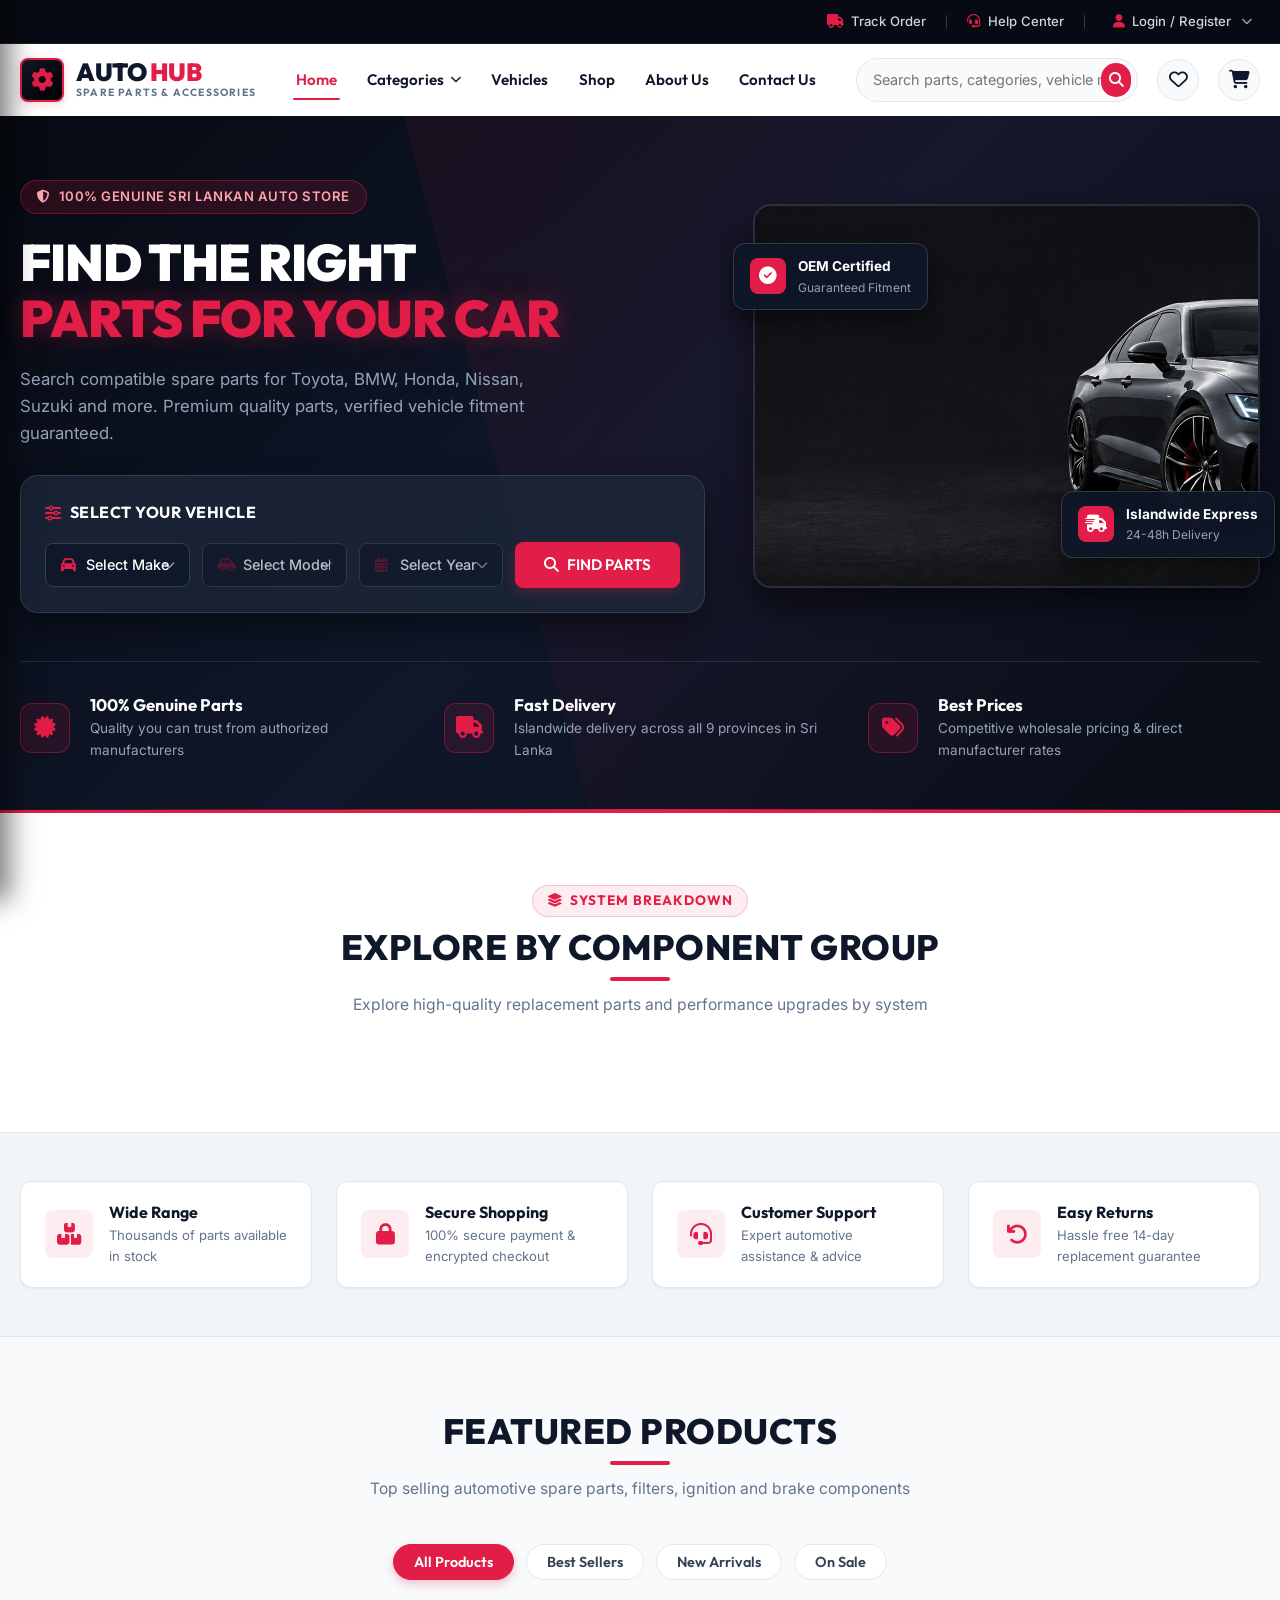
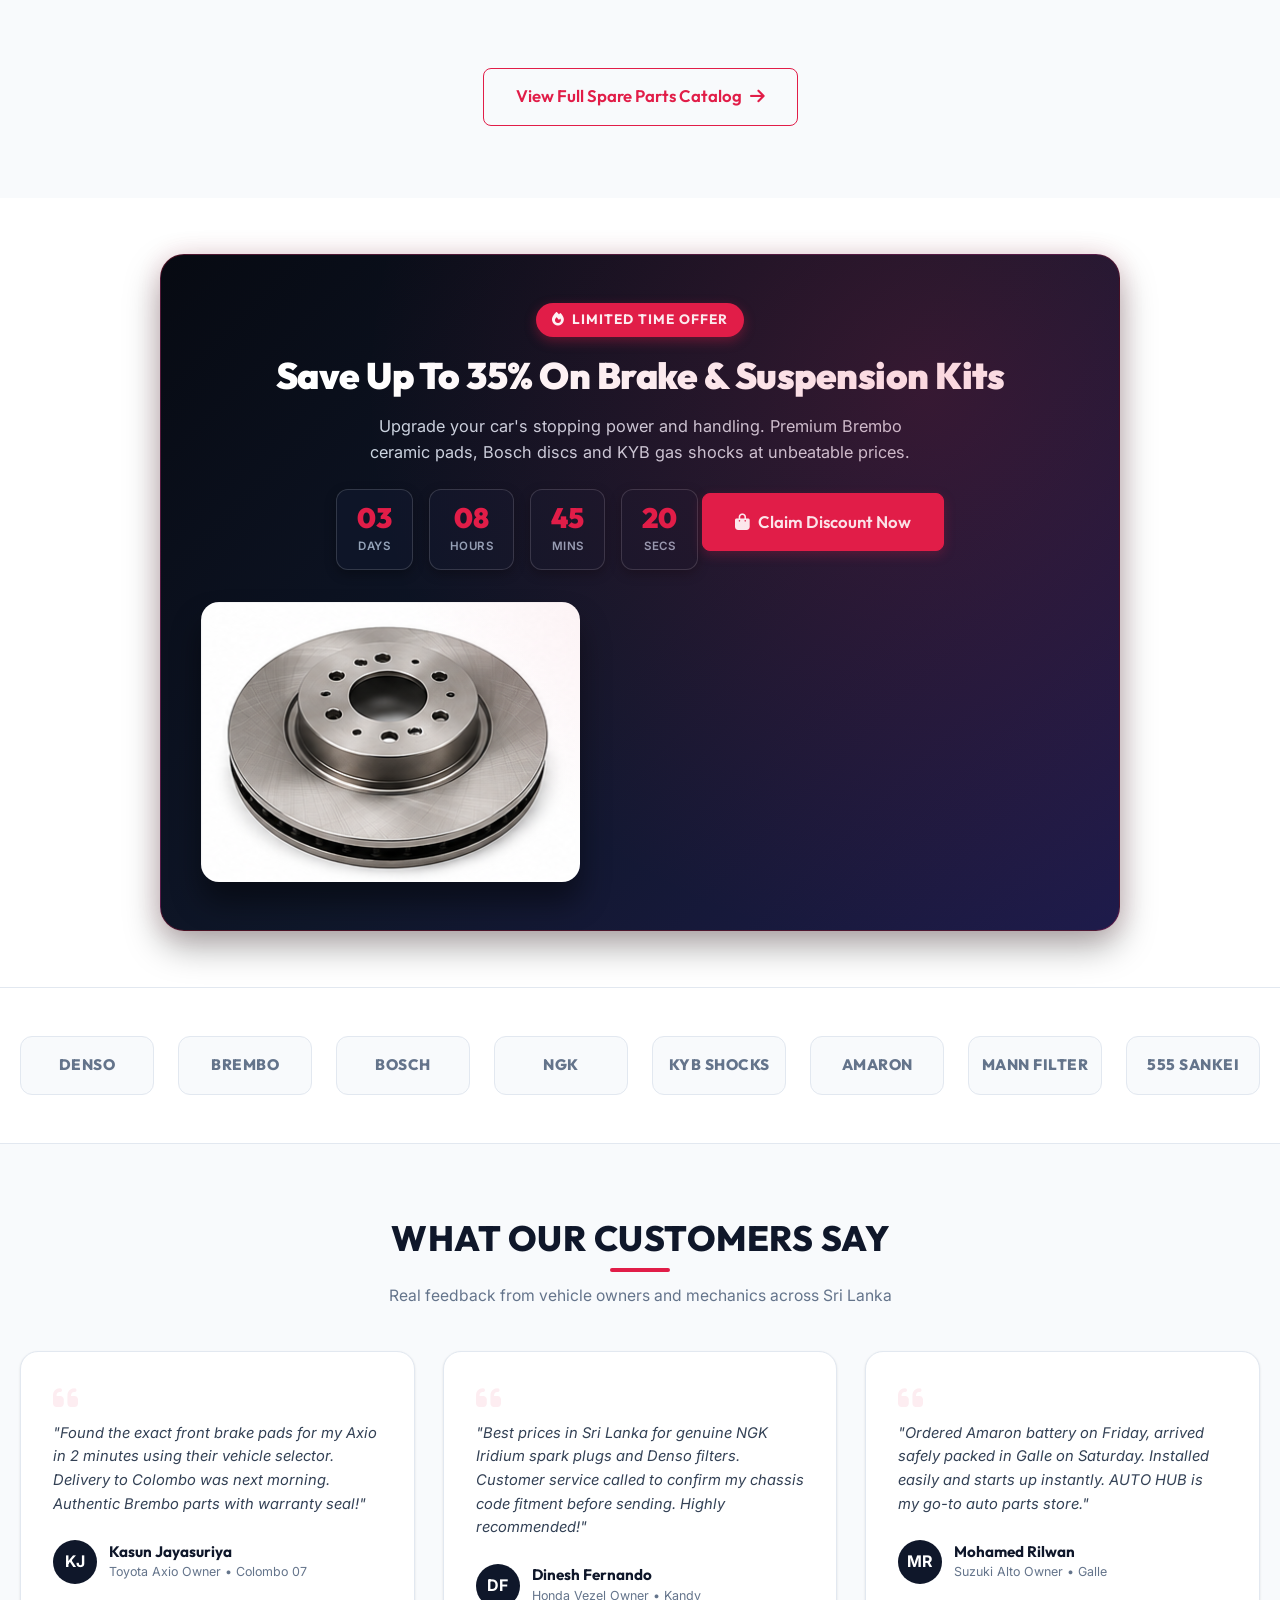
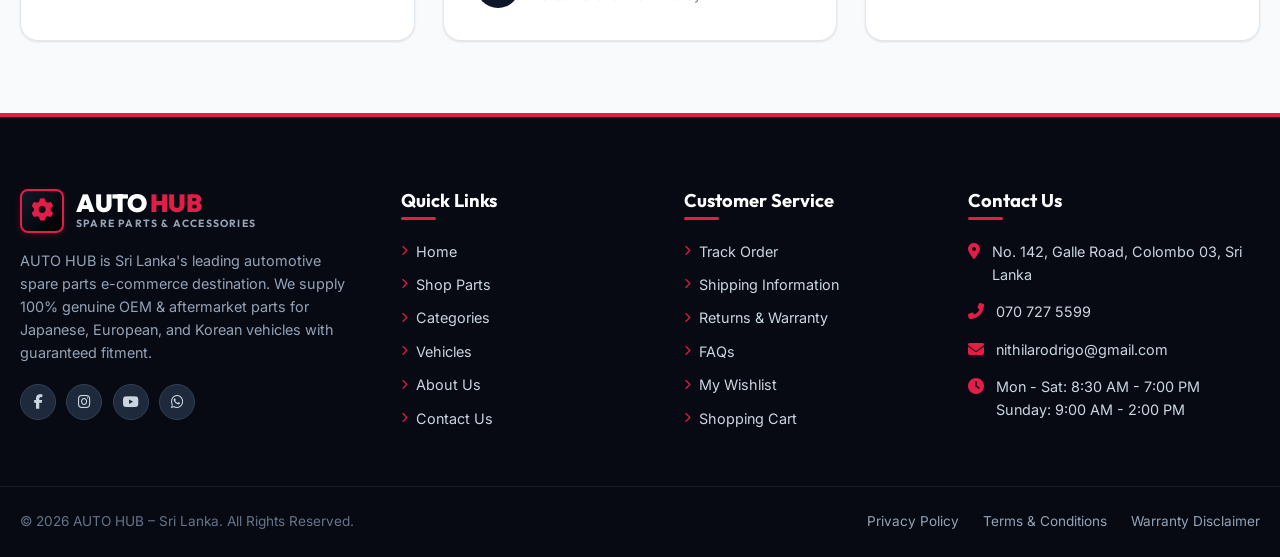
<file: index.html>
<!DOCTYPE html>
<html lang="en">

<head>
  <meta charset="UTF-8">
  <meta name="viewport" content="width=device-width, initial-scale=1.0">
  <title>AUTO HUB – Spare Parts & Accessories | Sri Lanka's #1 Auto Parts Store</title>
  <meta name="description"
    content="Shop 100% genuine automotive spare parts and accessories in Sri Lanka for Toyota, BMW, Honda, Nissan, Suzuki and more. Fast islandwide delivery, best prices and verified vehicle fitment.">

  <!-- Favicon -->
  <link rel="icon" type="image/x-icon" href="images/logo/logo.png">

  <!-- Google Fonts (Outfit & Inter) -->
  <link rel="preconnect" href="https://fonts.googleapis.com">
  <link rel="preconnect" href="https://fonts.gstatic.com" crossorigin>
  <link
    href="https://fonts.googleapis.com/css2?family=Inter:wght@300;400;500;600;700&family=Outfit:wght@400;500;600;700;800;900&display=swap"
    rel="stylesheet">

  <!-- Font Awesome Icons -->
  <link rel="stylesheet" href="https://cdnjs.cloudflare.com/ajax/libs/font-awesome/6.5.1/css/all.min.css">

  <!-- Custom Stylesheets -->
  <link rel="stylesheet" href="css/style.css">
  <link rel="stylesheet" href="css/responsive.css">
</head>

<body>

  <!-- =========================================================================
       1. Top Header Bar
       ========================================================================= -->
  <header class="top-header">
    <div class="container">
      <div class="top-header-right">
        <a href="track-order.html"><i class="fas fa-truck"></i> Track Order</a>
        <span class="top-header-divider"></span>
        <a href="contact.html"><i class="fas fa-headset"></i> Help Center</a>
        <span class="top-header-divider"></span>
        <div class="user-dropdown-wrapper">
          <a href="login.html" class="user-dropdown-toggle" id="guest-profile-toggle" role="button" aria-expanded="false" aria-haspopup="true">
            <i class="fas fa-user"></i> 
            <span class="user-name">Login / Register</span>
            <i class="fas fa-chevron-down dropdown-arrow"></i>
          </a>
          <div class="user-menu-dropdown" id="guest-profile-menu">
            <a href="login.html" class="user-dropdown-item"><i class="fas fa-sign-in-alt"></i> <span>Login</span></a>
            <a href="register.html" class="user-dropdown-item"><i class="fas fa-user-plus"></i> <span>Register</span></a>
          </div>
        </div>
      </div>
    </div>
  </header>

  <!-- =========================================================================
       2. Main Navigation Bar
       ========================================================================= -->
  <nav class="main-navbar">
    <div class="container">
      <div class="navbar-inner">

        <!-- Mobile Menu Toggle Button -->
        <button type="button" class="mobile-menu-btn" aria-label="Toggle navigation menu" aria-expanded="false">
          <i class="fas fa-bars"></i>
        </button>

        <!-- Brand Logo -->
        <a href="index.html" class="brand-logo">
          <div class="brand-icon">
            <i class="fas fa-cog fa-spin-hover"></i>
          </div>
          <div class="brand-text">
            <span class="brand-title">AUTO <span>HUB</span></span>
            <span class="brand-subtitle">SPARE PARTS &amp; ACCESSORIES</span>
          </div>
        </a>

        <!-- Desktop Navigation Links -->
        <ul class="nav-menu">
          <li class="nav-item">
            <a href="index.html" class="nav-link active">Home</a>
          </li>
          <li class="nav-item">
            <a href="shop.html" class="nav-link">
              Categories <i class="fas fa-chevron-down"></i>
            </a>
            <div class="dropdown-menu">
              <a href="category.html?id=body-parts" class="dropdown-item">
                <i class="fas fa-car-side"></i> Body Parts
              </a>
              <a href="category.html?id=brake-system" class="dropdown-item">
                <i class="fas fa-compact-disc"></i> Brake System
              </a>
              <a href="category.html?id=cooling-system" class="dropdown-item">
                <i class="fas fa-fan"></i> Cooling System
              </a>
              <a href="category.html?id=electrical" class="dropdown-item">
                <i class="fas fa-bolt"></i> Electrical
              </a>
              <a href="category.html?id=engine-parts" class="dropdown-item">
                <i class="fas fa-cogs"></i> Engine Parts
              </a>
              <a href="category.html?id=filters" class="dropdown-item">
                <i class="fas fa-filter"></i> Filters
              </a>
            </div>
          </li>
          <li class="nav-item">
            <a href="shop.html" class="nav-link">Vehicles</a>
          </li>
          <li class="nav-item">
            <a href="shop.html" class="nav-link">Shop</a>
          </li>
          <li class="nav-item">
            <a href="about.html" class="nav-link">About Us</a>
          </li>
          <li class="nav-item">
            <a href="contact.html" class="nav-link">Contact Us</a>
          </li>
        </ul>

        <!-- Right Side: Search, Wishlist, Cart -->
        <div class="navbar-actions">
          <div class="search-wrapper">
            <form class="search-form">
              <input type="text" class="search-input" placeholder="Search parts, categories, vehicle model..."
                autocomplete="off">
              <button type="submit" class="search-btn" aria-label="Search">
                <i class="fas fa-search"></i>
              </button>
            </form>
          </div>

          <a href="wishlist.html" class="nav-icon-link" title="My Wishlist" aria-label="Wishlist">
            <i class="far fa-heart"></i>
            <span class="badge-count wishlist-badge-count" style="display: none;">0</span>
          </a>

          <a href="cart.html" class="nav-icon-link" title="Shopping Cart" aria-label="Shopping Cart">
            <i class="fas fa-shopping-cart"></i>
            <span class="badge-count cart-badge-count" style="display: none;">0</span>
          </a>
        </div>

      </div>
    </div>
  </nav>

  <!-- =========================================================================
       3. Hero Section (Large Dark Automotive Banner + Vehicle Selector)
       ========================================================================= -->
  <section class="hero-section">
    <div class="container">
      <div class="hero-grid">

        <!-- Left Hero Content -->
        <div class="hero-content">
          <div class="hero-badge-pill">
            <i class="fas fa-shield-alt"></i> 100% Genuine Sri Lankan Auto Store
          </div>

          <h1 class="hero-title">
            FIND THE RIGHT <br>
            <span class="text-red">PARTS FOR YOUR CAR</span>
          </h1>

          <p class="hero-description">
            Search compatible spare parts for Toyota, BMW, Honda, Nissan, Suzuki and more. Premium quality parts,
            verified vehicle fitment guaranteed.
          </p>

          <!-- Vehicle Compatibility Selectors Box -->
          <div class="vehicle-selector-box">
            <div class="selector-header">
              <i class="fas fa-sliders-h"></i> Select Your Vehicle
            </div>

            <form class="selector-form">
              <div class="select-group">
                <i class="fas fa-car"></i>
                <select class="form-select-custom select-make" aria-label="Select Vehicle Make">
                  <option value="">Select Make</option>
                </select>
              </div>

              <div class="select-group">
                <i class="fas fa-car-side"></i>
                <select class="form-select-custom select-model" aria-label="Select Vehicle Model" disabled>
                  <option value="">Select Model</option>
                </select>
              </div>

              <div class="select-group">
                <i class="fas fa-calendar-alt"></i>
                <select class="form-select-custom select-year" aria-label="Select Vehicle Year" disabled>
                  <option value="">Select Year</option>
                </select>
              </div>

              <button type="button" class="btn btn-primary btn-find-parts">
                <i class="fas fa-search"></i> FIND PARTS
              </button>
            </form>
          </div>
        </div>

        <!-- Right Hero Visual -->
        <div class="hero-visual">
          <div class="hero-main-img-wrapper">
            <img src="images/hero/hero.jpg" alt="Automotive Performance Car" class="hero-main-img">
          </div>

          <!-- Floating Badges -->
          <div class="hero-float-badge hero-badge-1">
            <div class="float-badge-icon">
              <i class="fas fa-check-circle"></i>
            </div>
            <div class="float-badge-text">
              <span class="float-badge-title">OEM Certified</span>
              <span class="float-badge-sub">Guaranteed Fitment</span>
            </div>
          </div>

          <div class="hero-float-badge hero-badge-2">
            <div class="float-badge-icon">
              <i class="fas fa-shipping-fast"></i>
            </div>
            <div class="float-badge-text">
              <span class="float-badge-title">Islandwide Express</span>
              <span class="float-badge-sub">24-48h Delivery</span>
            </div>
          </div>
        </div>

      </div>

      <!-- Hero Benefits (3 Columns) -->
      <div class="hero-benefits">
        <div class="benefit-item">
          <div class="benefit-icon">
            <i class="fas fa-certificate"></i>
          </div>
          <div>
            <h3 class="benefit-title">100% Genuine Parts</h3>
            <p class="benefit-sub">Quality you can trust from authorized manufacturers</p>
          </div>
        </div>

        <div class="benefit-item">
          <div class="benefit-icon">
            <i class="fas fa-truck"></i>
          </div>
          <div>
            <h3 class="benefit-title">Fast Delivery</h3>
            <p class="benefit-sub">Islandwide delivery across all 9 provinces in Sri Lanka</p>
          </div>
        </div>

        <div class="benefit-item">
          <div class="benefit-icon">
            <i class="fas fa-tags"></i>
          </div>
          <div>
            <h3 class="benefit-title">Best Prices</h3>
            <p class="benefit-sub">Competitive wholesale pricing &amp; direct manufacturer rates</p>
          </div>
        </div>
      </div>

    </div>
  </section>

  <!-- =========================================================================
       4. Shop by Category Section (6 Category Cards)
       ========================================================================= -->
  <section class="categories-section">
    <div class="container">
      <div class="section-title-wrap">
        <div class="section-pill-tag">
          <i class="fas fa-layer-group"></i> SYSTEM BREAKDOWN
        </div>
        <h2 class="section-title">EXPLORE BY COMPONENT GROUP</h2>
        <p class="section-subtitle">Explore high-quality replacement parts and performance upgrades by system</p>
      </div>

      <div class="category-grid" id="categories-grid">
        <!-- Rendered dynamically by js/script.js -->
      </div>
    </div>
  </section>

  <!-- =========================================================================
       5. Service Features Section (4 Columns)
       ========================================================================= -->
  <section class="service-features-section">
    <div class="container">
      <div class="features-grid">

        <div class="feature-box">
          <div class="feature-icon">
            <i class="fas fa-boxes"></i>
          </div>
          <div>
            <h3 class="feature-title">Wide Range</h3>
            <p class="feature-desc">Thousands of parts available in stock</p>
          </div>
        </div>

        <div class="feature-box">
          <div class="feature-icon">
            <i class="fas fa-lock"></i>
          </div>
          <div>
            <h3 class="feature-title">Secure Shopping</h3>
            <p class="feature-desc">100% secure payment &amp; encrypted checkout</p>
          </div>
        </div>

        <div class="feature-box">
          <div class="feature-icon">
            <i class="fas fa-headset"></i>
          </div>
          <div>
            <h3 class="feature-title">Customer Support</h3>
            <p class="feature-desc">Expert automotive assistance &amp; advice</p>
          </div>
        </div>

        <div class="feature-box">
          <div class="feature-icon">
            <i class="fas fa-undo"></i>
          </div>
          <div>
            <h3 class="feature-title">Easy Returns</h3>
            <p class="feature-desc">Hassle free 14-day replacement guarantee</p>
          </div>
        </div>

      </div>
    </div>
  </section>

  <!-- =========================================================================
       6. Featured Products Section
       ========================================================================= -->
  <section class="products-section">
    <div class="container">
      <div class="section-title-wrap">
        <h2 class="section-title">FEATURED PRODUCTS</h2>
        <p class="section-subtitle">Top selling automotive spare parts, filters, ignition and brake components</p>
      </div>

      <!-- Filter Tabs -->
      <div class="product-tabs">
        <button class="tab-btn active" data-tab="all">All Products</button>
        <button class="tab-btn" data-tab="bestseller">Best Sellers</button>
        <button class="tab-btn" data-tab="new">New Arrivals</button>
        <button class="tab-btn" data-tab="sale">On Sale</button>
      </div>

      <!-- Products Grid -->
      <div class="products-grid" id="featured-products-grid">
        <!-- Rendered dynamically by js/script.js -->
      </div>

      <div style="text-align: center; margin-top: 3rem;">
        <a href="shop.html" class="btn btn-outline-red btn-lg">
          View Full Spare Parts Catalog <i class="fas fa-arrow-right"></i>
        </a>
      </div>
    </div>
  </section>

  <!-- =========================================================================
       7. Deals of the Week Promotional Banner
       ========================================================================= -->
  <section class="promo-section">
    <div class="container">
      <div class="promo-banner">
        <div>
          <div class="promo-tag"><i class="fas fa-fire"></i> Limited Time Offer</div>
          <h2 class="promo-title">Save Up To 35% On Brake &amp; Suspension Kits</h2>
          <p class="promo-desc">
            Upgrade your car's stopping power and handling. Premium Brembo ceramic pads, Bosch discs and KYB gas shocks
            at unbeatable prices.
          </p>

          <div class="countdown-box">
            <div class="countdown-item">
              <div class="countdown-num" id="countdown-days">03</div>
              <div class="countdown-label">Days</div>
            </div>
            <div class="countdown-item">
              <div class="countdown-num" id="countdown-hours">08</div>
              <div class="countdown-label">Hours</div>
            </div>
            <div class="countdown-item">
              <div class="countdown-num" id="countdown-mins">45</div>
              <div class="countdown-label">Mins</div>
            </div>
            <div class="countdown-item">
              <div class="countdown-num" id="countdown-secs">20</div>
              <div class="countdown-label">Secs</div>
            </div>
          </div>

          <a href="shop.html?sale=true" class="btn btn-primary btn-lg">
            <i class="fas fa-shopping-bag"></i> Claim Discount Now
          </a>
        </div>

        <div class="promo-img-wrapper">
          <img src="images/products/brake_disc.jpg" alt="Automotive Performance Brake Disc" class="promo-img">
        </div>
      </div>
    </div>
  </section>

  <!-- =========================================================================
       8. Brand Logos Strip
       ========================================================================= -->
  <section class="brands-section">
    <div class="container">
      <div class="brands-grid">
        <div class="brand-badge-item">DENSO</div>
        <div class="brand-badge-item">BREMBO</div>
        <div class="brand-badge-item">BOSCH</div>
        <div class="brand-badge-item">NGK</div>
        <div class="brand-badge-item">KYB SHOCKS</div>
        <div class="brand-badge-item">AMARON</div>
        <div class="brand-badge-item">MANN FILTER</div>
        <div class="brand-badge-item">555 SANKEI</div>
      </div>
    </div>
  </section>

  <!-- =========================================================================
       9. Customer Testimonials Section
       ========================================================================= -->
  <section class="testimonials-section">
    <div class="container">
      <div class="section-title-wrap">
        <h2 class="section-title">WHAT OUR CUSTOMERS SAY</h2>
        <p class="section-subtitle">Real feedback from vehicle owners and mechanics across Sri Lanka</p>
      </div>

      <div class="testimonials-grid">

        <div class="testimonial-card">
          <div class="testimonial-quote"><i class="fas fa-quote-left"></i></div>
          <p class="testimonial-text">
            "Found the exact front brake pads for my Axio in 2 minutes using their vehicle selector. Delivery to Colombo
            was next morning. Authentic Brembo parts with warranty seal!"
          </p>
          <div class="testimonial-author">
            <div class="author-avatar">KJ</div>
            <div class="author-info">
              <h4>Kasun Jayasuriya</h4>
              <p>Toyota Axio Owner &bull; Colombo 07</p>
            </div>
          </div>
        </div>

        <div class="testimonial-card">
          <div class="testimonial-quote"><i class="fas fa-quote-left"></i></div>
          <p class="testimonial-text">
            "Best prices in Sri Lanka for genuine NGK Iridium spark plugs and Denso filters. Customer service called to
            confirm my chassis code fitment before sending. Highly recommended!"
          </p>
          <div class="testimonial-author">
            <div class="author-avatar">DF</div>
            <div class="author-info">
              <h4>Dinesh Fernando</h4>
              <p>Honda Vezel Owner &bull; Kandy</p>
            </div>
          </div>
        </div>

        <div class="testimonial-card">
          <div class="testimonial-quote"><i class="fas fa-quote-left"></i></div>
          <p class="testimonial-text">
            "Ordered Amaron battery on Friday, arrived safely packed in Galle on Saturday. Installed easily and starts
            up instantly. AUTO HUB is my go-to auto parts store."
          </p>
          <div class="testimonial-author">
            <div class="author-avatar">MR</div>
            <div class="author-info">
              <h4>Mohamed Rilwan</h4>
              <p>Suzuki Alto Owner &bull; Galle</p>
            </div>
          </div>
        </div>

      </div>
    </div>
  </section>

  <!-- =========================================================================
       10. Footer Section
       ========================================================================= -->
  <footer class="footer">
    <div class="container">
      <div class="footer-grid">

        <!-- Col 1: About -->
        <div class="footer-col">
          <a href="index.html" class="brand-logo" style="margin-bottom: 1rem;">
            <div class="brand-icon">
              <i class="fas fa-cog"></i>
            </div>
            <div class="brand-text">
              <span class="brand-title" style="color: white;">AUTO <span>HUB</span></span>
              <span class="brand-subtitle" style="color: #94a3b8;">SPARE PARTS &amp; ACCESSORIES</span>
            </div>
          </a>
          <p class="footer-about-text">
            AUTO HUB is Sri Lanka's leading automotive spare parts e-commerce destination. We supply 100% genuine OEM
            &amp; aftermarket parts for Japanese, European, and Korean vehicles with guaranteed fitment.
          </p>
          <div class="footer-social-links">
            <a href="#" class="social-link" aria-label="Facebook"><i class="fab fa-facebook-f"></i></a>
            <a href="#" class="social-link" aria-label="Instagram"><i class="fab fa-instagram"></i></a>
            <a href="#" class="social-link" aria-label="YouTube"><i class="fab fa-youtube"></i></a>
            <a href="#" class="social-link" aria-label="WhatsApp"><i class="fab fa-whatsapp"></i></a>
          </div>
        </div>

        <!-- Col 2: Quick Links -->
        <div class="footer-col">
          <h3>Quick Links</h3>
          <div class="footer-links">
            <a href="index.html"><i class="fas fa-chevron-right"></i> Home</a>
            <a href="shop.html"><i class="fas fa-chevron-right"></i> Shop Parts</a>
            <a href="shop.html"><i class="fas fa-chevron-right"></i> Categories</a>
            <a href="shop.html"><i class="fas fa-chevron-right"></i> Vehicles</a>
            <a href="about.html"><i class="fas fa-chevron-right"></i> About Us</a>
            <a href="contact.html"><i class="fas fa-chevron-right"></i> Contact Us</a>
          </div>
        </div>

        <!-- Col 3: Customer Service -->
        <div class="footer-col">
          <h3>Customer Service</h3>
          <div class="footer-links">
            <a href="track-order.html"><i class="fas fa-chevron-right"></i> Track Order</a>
            <a href="about.html#shipping"><i class="fas fa-chevron-right"></i> Shipping Information</a>
            <a href="about.html#returns"><i class="fas fa-chevron-right"></i> Returns &amp; Warranty</a>
            <a href="contact.html#faq"><i class="fas fa-chevron-right"></i> FAQs</a>
            <a href="wishlist.html"><i class="fas fa-chevron-right"></i> My Wishlist</a>
            <a href="cart.html"><i class="fas fa-chevron-right"></i> Shopping Cart</a>
          </div>
        </div>

        <!-- Col 4: Contact Info -->
        <div class="footer-col">
          <h3>Contact Us</h3>
          <div class="footer-contact-list">
            <div class="footer-contact-item">
              <i class="fas fa-map-marker-alt"></i>
              <span>No. 142, Galle Road, Colombo 03, Sri Lanka</span>
            </div>
            <div class="footer-contact-item">
              <i class="fas fa-phone-alt"></i>
              <a href="tel:0707275599" style="color: inherit;">070 727 5599</a>
            </div>
            <div class="footer-contact-item">
              <i class="fas fa-envelope"></i>
              <a href="mailto:nithilarodrigo@gmail.com" style="color: inherit;">nithilarodrigo@gmail.com</a>
            </div>
            <div class="footer-contact-item">
              <i class="fas fa-clock"></i>
              <span>Mon - Sat: 8:30 AM - 7:00 PM<br>Sunday: 9:00 AM - 2:00 PM</span>
            </div>
          </div>
        </div>

      </div>
    </div>

    <!-- Bottom Footer Bar -->
    <div class="footer-bottom">
      <div class="container">
        <div>&copy; 2026 AUTO HUB – Sri Lanka. All Rights Reserved.</div>
        <div class="footer-bottom-links">
          <a href="#">Privacy Policy</a>
          <a href="#">Terms &amp; Conditions</a>
          <a href="#">Warranty Disclaimer</a>
        </div>
      </div>
    </div>
  </footer>

  <!-- =========================================================================
       Mobile Offcanvas Drawer & Overlay
       ========================================================================= -->
  <div class="mobile-nav-overlay" id="mobile-nav-overlay"></div>

  <div class="mobile-nav-drawer" id="mobile-nav-drawer">
    <div class="drawer-header">
      <a href="index.html" class="brand-logo">
        <div class="brand-icon" style="width: 36px; height: 36px; font-size: 1.1rem;">
          <i class="fas fa-cog"></i>
        </div>
        <div class="brand-text">
          <span class="brand-title" style="color: white; font-size: 1.25rem;">AUTO <span>HUB</span></span>
        </div>
      </a>
      <button class="drawer-close-btn" id="drawer-close-btn">&times;</button>
    </div>

    <div class="drawer-body">
      <!-- Mobile Search Form -->
      <form class="search-form" style="background: #1e293b; border-color: #334155;">
        <input type="text" class="search-input" placeholder="Search parts..." style="color: white;">
        <button type="submit" class="search-btn"><i class="fas fa-search"></i></button>
      </form>

      <div class="drawer-links">
        <a href="index.html" class="drawer-link active"><i class="fas fa-home"></i> <span>Home</span></a>
        <a href="category.html" class="drawer-link"><i class="fas fa-th-large"></i> <span>Categories</span></a>
        <a href="shop.html" class="drawer-link"><i class="fas fa-car"></i> <span>Vehicles</span></a>
        <a href="shop.html" class="drawer-link"><i class="fas fa-shopping-bag"></i> <span>Shop</span></a>
        <a href="about.html" class="drawer-link"><i class="fas fa-info-circle"></i> <span>About Us</span></a>
        <a href="contact.html" class="drawer-link"><i class="fas fa-envelope"></i> <span>Contact Us</span></a>
        <a href="track-order.html" class="drawer-link"><i class="fas fa-truck"></i> <span>Track Order</span></a>
        <a href="contact.html" class="drawer-link"><i class="fas fa-headset"></i> <span>Help Center</span></a>

        <div style="height: 1px; background: rgba(255, 255, 255, 0.08); margin: 0.5rem 0;"></div>

        <a href="wishlist.html" class="drawer-link"><i class="fas fa-heart"></i> <span>Wishlist</span></a>
        <a href="cart.html" class="drawer-link"><i class="fas fa-shopping-cart"></i> <span>Cart</span></a>
        <a href="login.html" class="drawer-link" style="color: var(--primary-red);"><i class="fas fa-sign-in-alt"></i> <span>Login / Register</span></a>
      </div>
    </div>

    <div class="drawer-footer">
      <div><i class="fas fa-phone-alt text-red"></i> 070 727 5599</div>
      <div style="margin-top: 0.35rem;"><i class="fas fa-envelope text-red"></i> nithilarodrigo@gmail.com</div>
    </div>
  </div>

  <!-- Back to Top Button -->
  <button class="back-to-top" id="back-to-top" aria-label="Back to top">
    <i class="fas fa-arrow-up"></i>
  </button>

  <!-- Scripts -->
  <script src="js/data.js"></script>
  <script src="js/store.js"></script>
  <script src="js/script.js"></script>
</body>

</html>
</file>
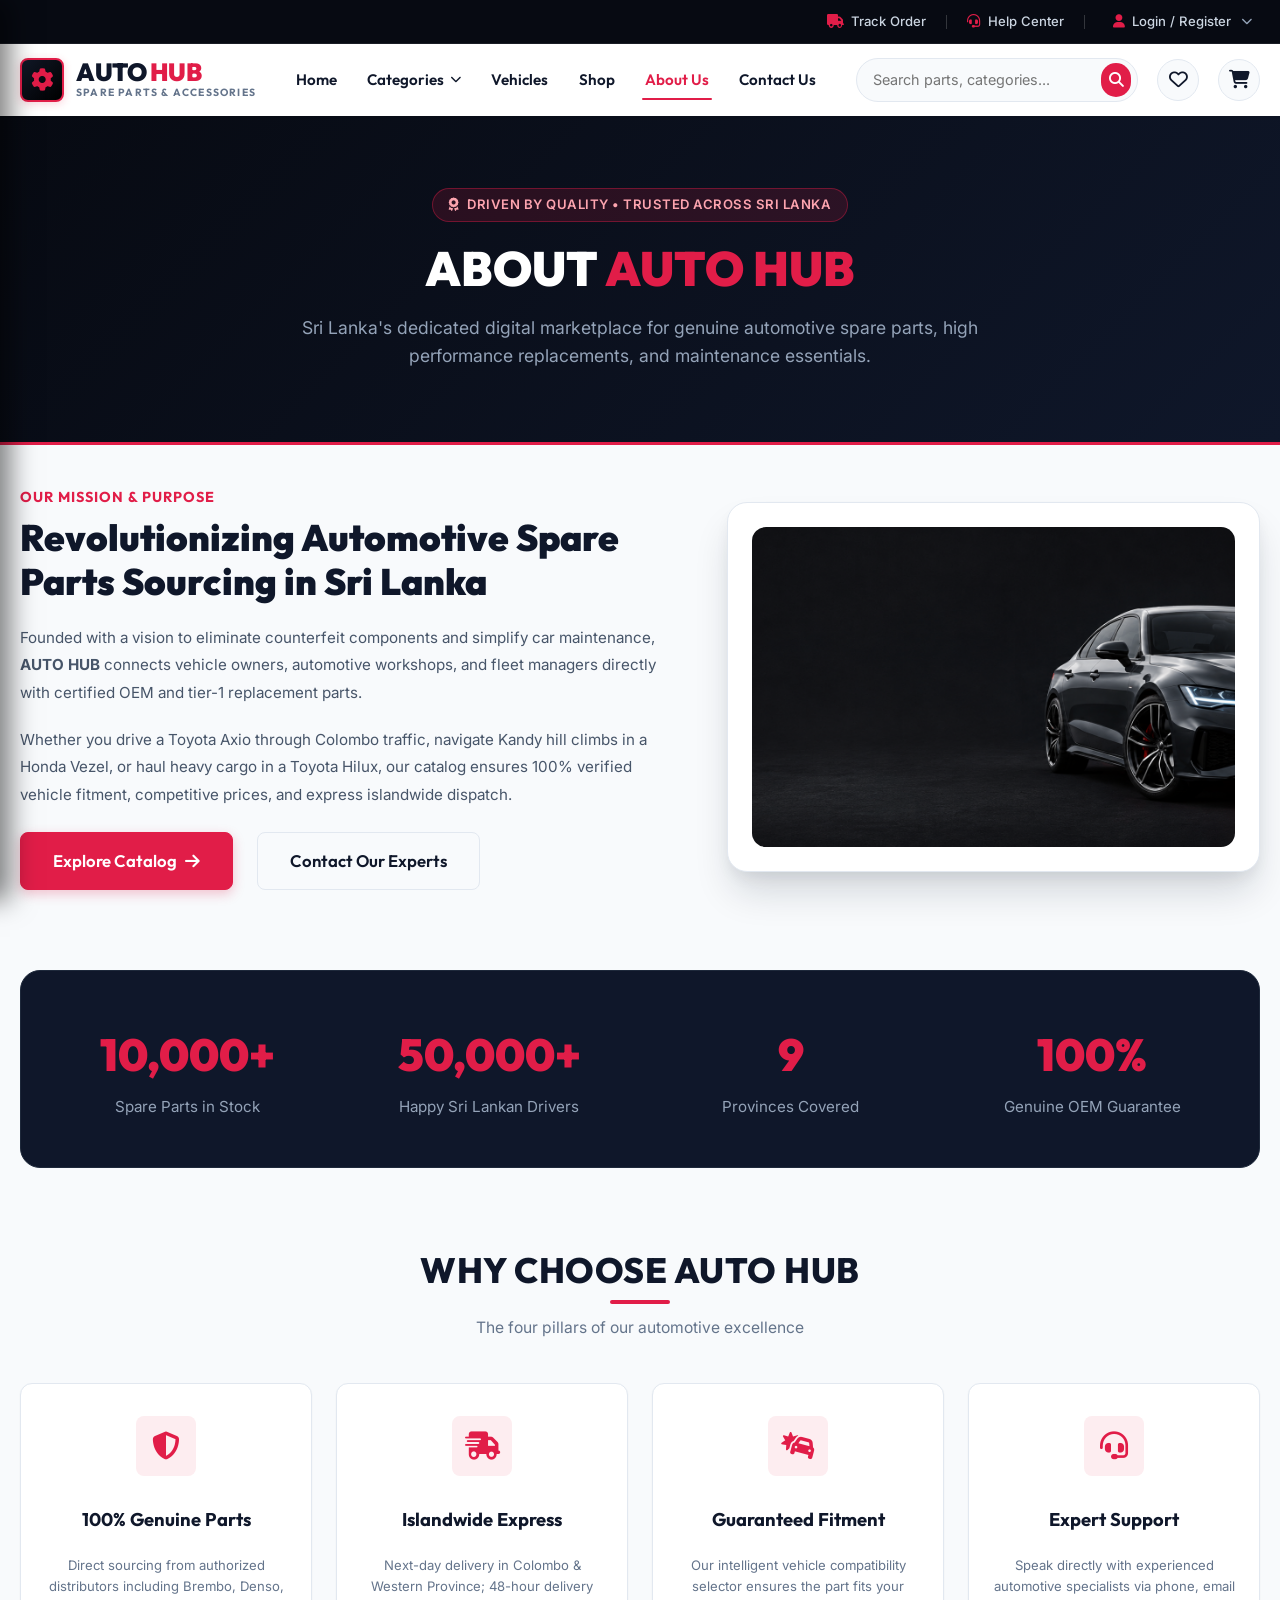
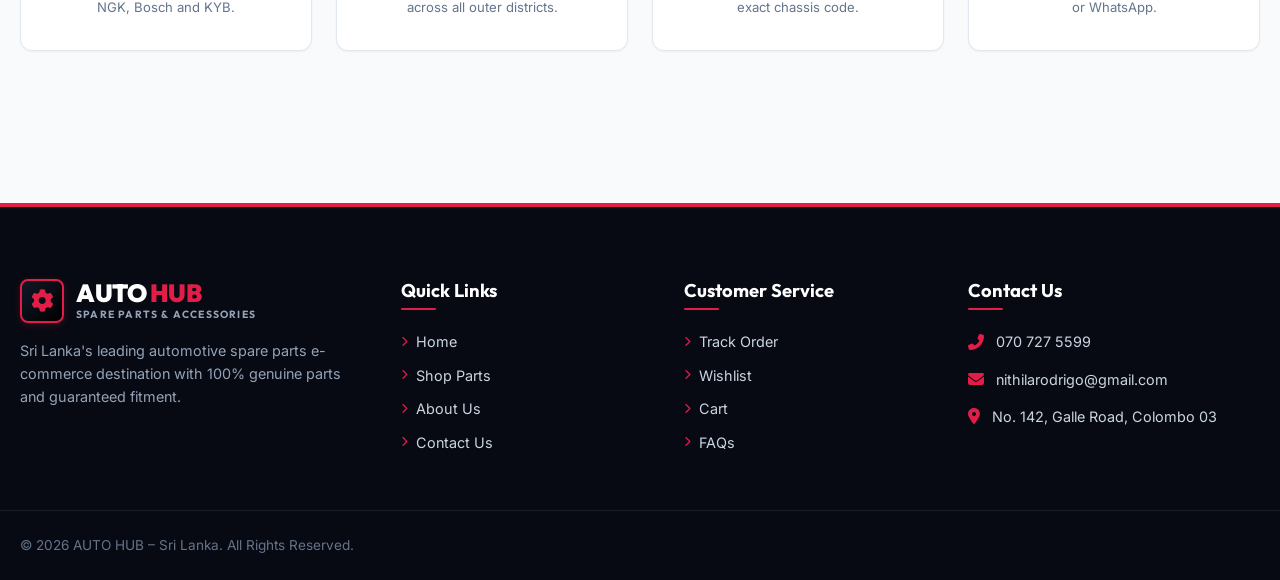
<file: about.html>
<!DOCTYPE html>
<html lang="en">
<head>
  <meta charset="UTF-8">
  <meta name="viewport" content="width=device-width, initial-scale=1.0">
  <title>About Us | AUTO HUB – Sri Lanka's Leading Auto Spare Parts Store</title>
  <meta name="description" content="Learn about AUTO HUB – Sri Lanka's premier automotive spare parts supplier. Genuine OEM components, islandwide delivery, warranty-backed parts for Japanese, European and Korean vehicles.">

  <!-- Favicon -->
  <link rel="icon" type="image/x-icon" href="images/logo/logo.png">

  <!-- Google Fonts -->
  <link rel="preconnect" href="https://fonts.googleapis.com">
  <link rel="preconnect" href="https://fonts.gstatic.com" crossorigin>
  <link href="https://fonts.googleapis.com/css2?family=Inter:wght@300;400;500;600;700&family=Outfit:wght@400;500;600;700;800;900&display=swap" rel="stylesheet">

  <!-- Font Awesome Icons -->
  <link rel="stylesheet" href="https://cdnjs.cloudflare.com/ajax/libs/font-awesome/6.5.1/css/all.min.css">

  <!-- Custom Stylesheets -->
  <link rel="stylesheet" href="css/style.css">
  <link rel="stylesheet" href="css/responsive.css">
</head>
<body>

  <!-- Top Header -->
  <header class="top-header">
    <div class="container">
      <div class="top-header-right">
        <a href="track-order.html"><i class="fas fa-truck"></i> Track Order</a>
        <span class="top-header-divider"></span>
        <a href="contact.html"><i class="fas fa-headset"></i> Help Center</a>
        <span class="top-header-divider"></span>
        <div class="user-dropdown-wrapper">
          <a href="login.html" class="user-dropdown-toggle" id="guest-profile-toggle" role="button" aria-expanded="false" aria-haspopup="true">
            <i class="fas fa-user"></i> 
            <span class="user-name">Login / Register</span>
            <i class="fas fa-chevron-down dropdown-arrow"></i>
          </a>
          <div class="user-menu-dropdown" id="guest-profile-menu">
            <a href="login.html" class="user-dropdown-item"><i class="fas fa-sign-in-alt"></i> <span>Login</span></a>
            <a href="register.html" class="user-dropdown-item"><i class="fas fa-user-plus"></i> <span>Register</span></a>
          </div>
        </div>
      </div>
    </div>
  </header>

  <!-- Main Navbar -->
  <nav class="main-navbar">
    <div class="container">
      <div class="navbar-inner">
        <button class="mobile-menu-btn" aria-label="Toggle navigation menu">
          <i class="fas fa-bars"></i>
        </button>

        <a href="index.html" class="brand-logo">
          <div class="brand-icon"><i class="fas fa-cog"></i></div>
          <div class="brand-text">
            <span class="brand-title">AUTO <span>HUB</span></span>
            <span class="brand-subtitle">SPARE PARTS &amp; ACCESSORIES</span>
          </div>
        </a>

        <ul class="nav-menu">
          <li class="nav-item"><a href="index.html" class="nav-link">Home</a></li>
          <li class="nav-item">
            <a href="shop.html" class="nav-link">Categories <i class="fas fa-chevron-down"></i></a>
            <div class="dropdown-menu">
              <a href="category.html?id=body-parts" class="dropdown-item"><i class="fas fa-car-side"></i> Body Parts</a>
              <a href="category.html?id=brake-system" class="dropdown-item"><i class="fas fa-compact-disc"></i> Brake System</a>
              <a href="category.html?id=cooling-system" class="dropdown-item"><i class="fas fa-fan"></i> Cooling System</a>
              <a href="category.html?id=electrical" class="dropdown-item"><i class="fas fa-bolt"></i> Electrical</a>
              <a href="category.html?id=engine-parts" class="dropdown-item"><i class="fas fa-cogs"></i> Engine Parts</a>
              <a href="category.html?id=filters" class="dropdown-item"><i class="fas fa-filter"></i> Filters</a>
            </div>
          </li>
          <li class="nav-item"><a href="shop.html" class="nav-link">Vehicles</a></li>
          <li class="nav-item"><a href="shop.html" class="nav-link">Shop</a></li>
          <li class="nav-item"><a href="about.html" class="nav-link active">About Us</a></li>
          <li class="nav-item"><a href="contact.html" class="nav-link">Contact Us</a></li>
        </ul>

        <div class="navbar-actions">
          <div class="search-wrapper">
            <form class="search-form">
              <input type="text" class="search-input" placeholder="Search parts, categories..." autocomplete="off">
              <button type="submit" class="search-btn"><i class="fas fa-search"></i></button>
            </form>
          </div>

          <a href="wishlist.html" class="nav-icon-link" title="My Wishlist">
            <i class="far fa-heart"></i>
            <span class="badge-count wishlist-badge-count" style="display: none;">0</span>
          </a>

          <a href="cart.html" class="nav-icon-link" title="Shopping Cart">
            <i class="fas fa-shopping-cart"></i>
            <span class="badge-count cart-badge-count" style="display: none;">0</span>
          </a>
        </div>
      </div>
    </div>
  </nav>

  <!-- About Banner -->
  <section style="background: linear-gradient(135deg, #070a12 0%, #0f172a 100%); color: white; padding: 4.5rem 0; border-bottom: 3px solid var(--primary-red); text-align: center;">
    <div class="container">
      <div class="hero-badge-pill" style="margin: 0 auto 1rem;">
        <i class="fas fa-award"></i> Driven by Quality &bull; Trusted Across Sri Lanka
      </div>
      <h1 style="font-size: 3rem; font-weight: 900; color: white; margin-bottom: 1rem;">
        ABOUT <span class="text-red">AUTO HUB</span>
      </h1>
      <p style="font-size: 1.1rem; color: #94a3b8; max-width: 680px; margin: 0 auto; line-height: 1.6;">
        Sri Lanka's dedicated digital marketplace for genuine automotive spare parts, high performance replacements, and maintenance essentials.
      </p>
    </div>
  </section>

  <!-- Company Overview & Story -->
  <main class="shop-page-wrap">
    <div class="container">
      
      <div style="display: grid; grid-template-columns: 1.1fr 0.9fr; gap: 3.5rem; align-items: center; margin-bottom: 5rem;">
        <div>
          <span style="font-family: var(--font-heading); color: var(--primary-red); font-weight: 700; font-size: 0.9rem; text-transform: uppercase; letter-spacing: 1px;">Our Mission &amp; Purpose</span>
          <h2 style="font-size: 2.3rem; font-weight: 900; color: var(--text-main); line-height: 1.2; margin-top: 0.4rem; margin-bottom: 1.25rem;">
            Revolutionizing Automotive Spare Parts Sourcing in Sri Lanka
          </h2>
          <p style="line-height: 1.8; color: #475569; margin-bottom: 1.25rem;">
            Founded with a vision to eliminate counterfeit components and simplify car maintenance, <strong>AUTO HUB</strong> connects vehicle owners, automotive workshops, and fleet managers directly with certified OEM and tier-1 replacement parts.
          </p>
          <p style="line-height: 1.8; color: #475569; margin-bottom: 1.5rem;">
            Whether you drive a Toyota Axio through Colombo traffic, navigate Kandy hill climbs in a Honda Vezel, or haul heavy cargo in a Toyota Hilux, our catalog ensures 100% verified vehicle fitment, competitive prices, and express islandwide dispatch.
          </p>
          <div style="display: flex; gap: 1.5rem;">
            <a href="shop.html" class="btn btn-primary btn-lg">Explore Catalog <i class="fas fa-arrow-right"></i></a>
            <a href="contact.html" class="btn btn-outline-dark btn-lg">Contact Our Experts</a>
          </div>
        </div>

        <div style="background: white; border: 1px solid var(--border-color); border-radius: 20px; padding: 1.5rem; box-shadow: var(--shadow-xl);">
          <img src="images/hero/hero.jpg" alt="AUTO HUB Warehouse" style="border-radius: 14px; width: 100%; height: 320px; object-fit: cover;">
        </div>
      </div>

      <!-- Key Statistics Strip -->
      <div style="background: var(--dark-surface); border-radius: 20px; padding: 3rem 2rem; color: white; margin-bottom: 5rem; border: 1px solid #1e293b;">
        <div style="display: grid; grid-template-columns: repeat(4, 1fr); gap: 2rem; text-align: center;">
          <div>
            <div style="font-family: var(--font-heading); font-size: 2.8rem; font-weight: 900; color: var(--primary-red);">10,000+</div>
            <div style="color: #94a3b8; font-size: 0.95rem; margin-top: 0.25rem;">Spare Parts in Stock</div>
          </div>
          <div>
            <div style="font-family: var(--font-heading); font-size: 2.8rem; font-weight: 900; color: var(--primary-red);">50,000+</div>
            <div style="color: #94a3b8; font-size: 0.95rem; margin-top: 0.25rem;">Happy Sri Lankan Drivers</div>
          </div>
          <div>
            <div style="font-family: var(--font-heading); font-size: 2.8rem; font-weight: 900; color: var(--primary-red);">9</div>
            <div style="color: #94a3b8; font-size: 0.95rem; margin-top: 0.25rem;">Provinces Covered</div>
          </div>
          <div>
            <div style="font-family: var(--font-heading); font-size: 2.8rem; font-weight: 900; color: var(--primary-red);">100%</div>
            <div style="color: #94a3b8; font-size: 0.95rem; margin-top: 0.25rem;">Genuine OEM Guarantee</div>
          </div>
        </div>
      </div>

      <!-- Why Choose Us Pillars -->
      <div class="section-title-wrap">
        <h2 class="section-title">WHY CHOOSE AUTO HUB</h2>
        <p class="section-subtitle">The four pillars of our automotive excellence</p>
      </div>

      <div style="display: grid; grid-template-columns: repeat(4, 1fr); gap: 1.5rem; margin-bottom: 5rem;">
        <div class="feature-box" style="flex-direction: column; text-align: center; padding: 2rem 1.5rem;">
          <div class="feature-icon" style="margin: 0 auto 1rem; width: 60px; height: 60px; font-size: 1.75rem;">
            <i class="fas fa-shield-alt"></i>
          </div>
          <h3 class="feature-title" style="font-size: 1.15rem; margin-bottom: 0.5rem;">100% Genuine Parts</h3>
          <p class="feature-desc">Direct sourcing from authorized distributors including Brembo, Denso, NGK, Bosch and KYB.</p>
        </div>

        <div class="feature-box" style="flex-direction: column; text-align: center; padding: 2rem 1.5rem;">
          <div class="feature-icon" style="margin: 0 auto 1rem; width: 60px; height: 60px; font-size: 1.75rem;">
            <i class="fas fa-shipping-fast"></i>
          </div>
          <h3 class="feature-title" style="font-size: 1.15rem; margin-bottom: 0.5rem;">Islandwide Express</h3>
          <p class="feature-desc">Next-day delivery in Colombo &amp; Western Province; 48-hour delivery across all outer districts.</p>
        </div>

        <div class="feature-box" style="flex-direction: column; text-align: center; padding: 2rem 1.5rem;">
          <div class="feature-icon" style="margin: 0 auto 1rem; width: 60px; height: 60px; font-size: 1.75rem;">
            <i class="fas fa-car-crash"></i>
          </div>
          <h3 class="feature-title" style="font-size: 1.15rem; margin-bottom: 0.5rem;">Guaranteed Fitment</h3>
          <p class="feature-desc">Our intelligent vehicle compatibility selector ensures the part fits your exact chassis code.</p>
        </div>

        <div class="feature-box" style="flex-direction: column; text-align: center; padding: 2rem 1.5rem;">
          <div class="feature-icon" style="margin: 0 auto 1rem; width: 60px; height: 60px; font-size: 1.75rem;">
            <i class="fas fa-headset"></i>
          </div>
          <h3 class="feature-title" style="font-size: 1.15rem; margin-bottom: 0.5rem;">Expert Support</h3>
          <p class="feature-desc">Speak directly with experienced automotive specialists via phone, email or WhatsApp.</p>
        </div>
      </div>

    </div>
  </main>

  <!-- Footer -->
  <footer class="footer">
    <div class="container">
      <div class="footer-grid">
        <div class="footer-col">
          <a href="index.html" class="brand-logo" style="margin-bottom: 1rem;">
            <div class="brand-icon"><i class="fas fa-cog"></i></div>
            <div class="brand-text">
              <span class="brand-title" style="color: white;">AUTO <span>HUB</span></span>
              <span class="brand-subtitle" style="color: #94a3b8;">SPARE PARTS &amp; ACCESSORIES</span>
            </div>
          </a>
          <p class="footer-about-text">
            Sri Lanka's leading automotive spare parts e-commerce destination with 100% genuine parts and guaranteed fitment.
          </p>
        </div>
        <div class="footer-col">
          <h3>Quick Links</h3>
          <div class="footer-links">
            <a href="index.html"><i class="fas fa-chevron-right"></i> Home</a>
            <a href="shop.html"><i class="fas fa-chevron-right"></i> Shop Parts</a>
            <a href="about.html"><i class="fas fa-chevron-right"></i> About Us</a>
            <a href="contact.html"><i class="fas fa-chevron-right"></i> Contact Us</a>
          </div>
        </div>
        <div class="footer-col">
          <h3>Customer Service</h3>
          <div class="footer-links">
            <a href="track-order.html"><i class="fas fa-chevron-right"></i> Track Order</a>
            <a href="wishlist.html"><i class="fas fa-chevron-right"></i> Wishlist</a>
            <a href="cart.html"><i class="fas fa-chevron-right"></i> Cart</a>
            <a href="contact.html#faq"><i class="fas fa-chevron-right"></i> FAQs</a>
          </div>
        </div>
        <div class="footer-col">
          <h3>Contact Us</h3>
          <div class="footer-contact-list">
            <div class="footer-contact-item"><i class="fas fa-phone-alt"></i> <a href="tel:0707275599" style="color: inherit;">070 727 5599</a></div>
            <div class="footer-contact-item"><i class="fas fa-envelope"></i> <a href="mailto:nithilarodrigo@gmail.com" style="color: inherit;">nithilarodrigo@gmail.com</a></div>
            <div class="footer-contact-item"><i class="fas fa-map-marker-alt"></i> No. 142, Galle Road, Colombo 03</div>
          </div>
        </div>
      </div>
    </div>
    <div class="footer-bottom">
      <div class="container">
        <div>&copy; 2026 AUTO HUB – Sri Lanka. All Rights Reserved.</div>
      </div>
    </div>
  </footer>

  <!-- Mobile Drawer -->
  <div class="mobile-nav-overlay" id="mobile-nav-overlay"></div>
  <div class="mobile-nav-drawer" id="mobile-nav-drawer">
    <div class="drawer-header">
      <a href="index.html" class="brand-logo">
        <div class="brand-icon" style="width: 36px; height: 36px;"><i class="fas fa-cog"></i></div>
        <div class="brand-text"><span class="brand-title" style="color: white; font-size: 1.25rem;">AUTO <span>HUB</span></span></div>
      </a>
      <button class="drawer-close-btn" id="drawer-close-btn">&times;</button>
    </div>
    <div class="drawer-body">
      <div class="drawer-links">
        <a href="index.html" class="drawer-link">Home <i class="fas fa-chevron-right"></i></a>
        <a href="shop.html" class="drawer-link">Shop All Parts <i class="fas fa-chevron-right"></i></a>
        <a href="wishlist.html" class="drawer-link">Wishlist <span class="badge badge-discount wishlist-badge-count" style="display:none;">0</span></a>
        <a href="cart.html" class="drawer-link">Cart <span class="badge badge-discount cart-badge-count" style="display:none;">0</span></a>
        <a href="track-order.html" class="drawer-link">Track Order <i class="fas fa-chevron-right"></i></a>
        <a href="about.html" class="drawer-link active">About Us <i class="fas fa-chevron-right"></i></a>
        <a href="contact.html" class="drawer-link">Contact Us <i class="fas fa-chevron-right"></i></a>
      </div>
    </div>
  </div>

  <button class="back-to-top" id="back-to-top" aria-label="Back to top"><i class="fas fa-arrow-up"></i></button>

  <!-- Scripts -->
  <script src="js/data.js"></script>
  <script src="js/store.js"></script>
  <script src="js/script.js"></script>
</body>
</html>
</file>
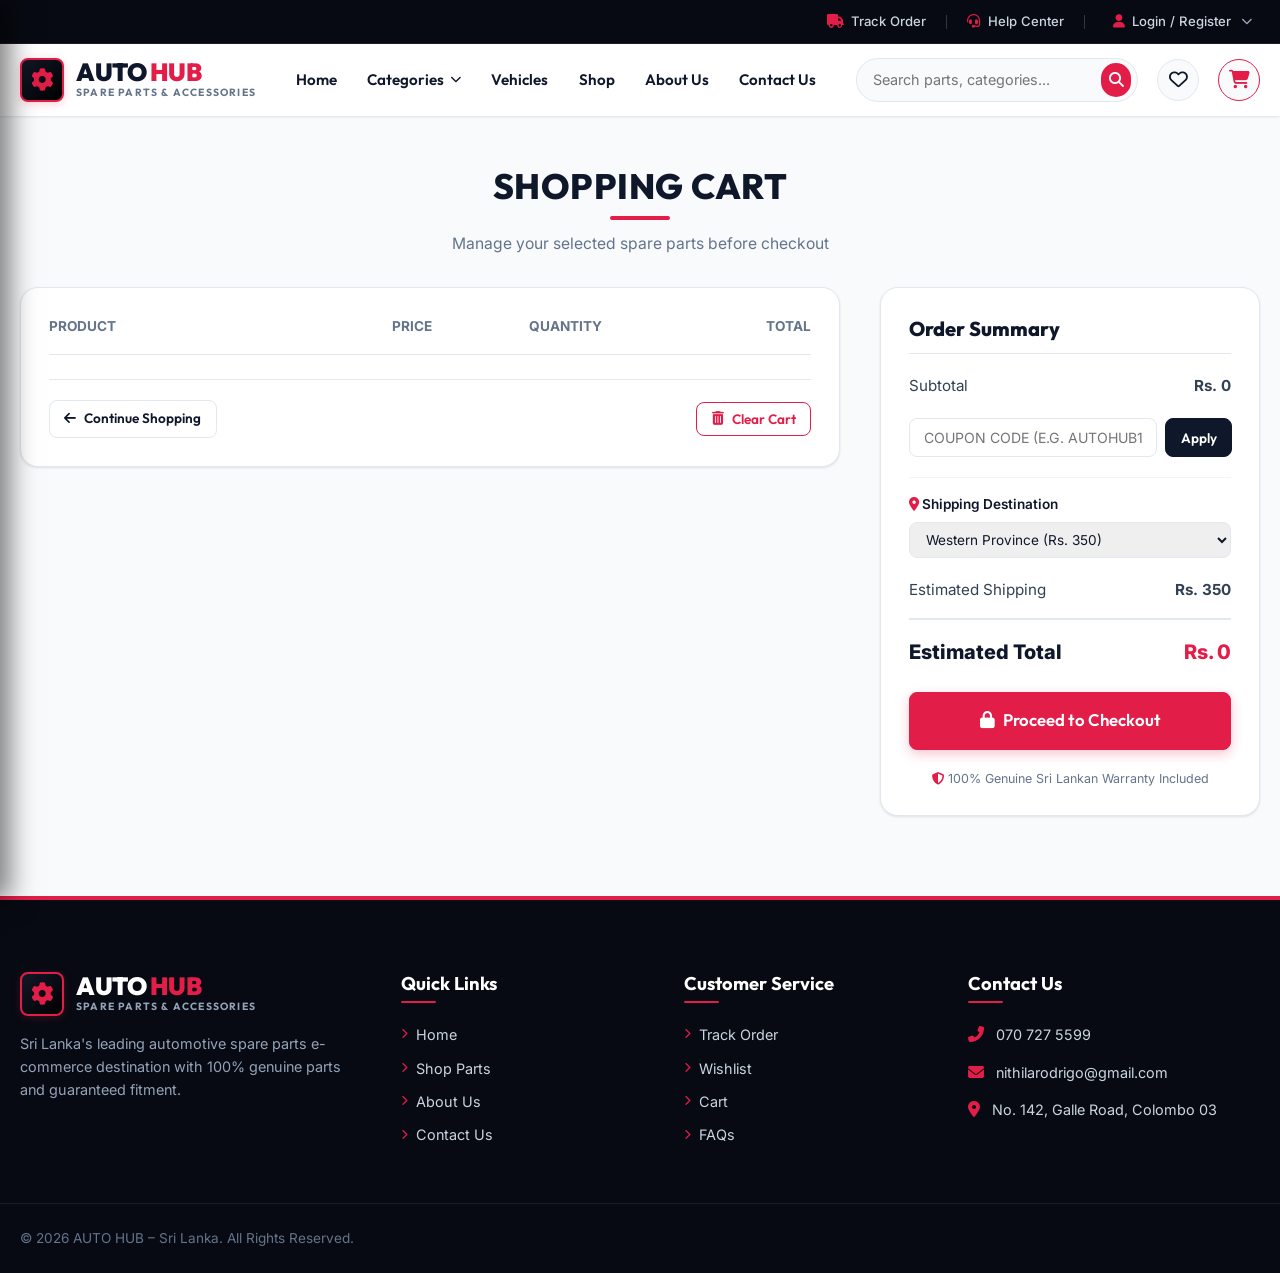
<file: cart.html>
<!DOCTYPE html>
<html lang="en">
<head>
  <meta charset="UTF-8">
  <meta name="viewport" content="width=device-width, initial-scale=1.0">
  <title>Shopping Cart | AUTO HUB – Spare Parts &amp; Accessories</title>
  <meta name="description" content="Review your shopping cart, calculate Sri Lankan islandwide delivery, apply promotional discount coupons, and proceed to secure checkout at AUTO HUB.">

  <!-- Favicon -->
  <link rel="icon" type="image/x-icon" href="images/logo/logo.png">

  <!-- Google Fonts -->
  <link rel="preconnect" href="https://fonts.googleapis.com">
  <link rel="preconnect" href="https://fonts.gstatic.com" crossorigin>
  <link href="https://fonts.googleapis.com/css2?family=Inter:wght@300;400;500;600;700&family=Outfit:wght@400;500;600;700;800;900&display=swap" rel="stylesheet">

  <!-- Font Awesome Icons -->
  <link rel="stylesheet" href="https://cdnjs.cloudflare.com/ajax/libs/font-awesome/6.5.1/css/all.min.css">

  <!-- Custom Stylesheets -->
  <link rel="stylesheet" href="css/style.css">
  <link rel="stylesheet" href="css/responsive.css">
</head>
<body>

  <!-- Top Header -->
  <header class="top-header">
    <div class="container">
      <div class="top-header-right">
        <a href="track-order.html"><i class="fas fa-truck"></i> Track Order</a>
        <span class="top-header-divider"></span>
        <a href="contact.html"><i class="fas fa-headset"></i> Help Center</a>
        <span class="top-header-divider"></span>
        <div class="user-dropdown-wrapper">
          <a href="login.html" class="user-dropdown-toggle" id="guest-profile-toggle" role="button" aria-expanded="false" aria-haspopup="true">
            <i class="fas fa-user"></i> 
            <span class="user-name">Login / Register</span>
            <i class="fas fa-chevron-down dropdown-arrow"></i>
          </a>
          <div class="user-menu-dropdown" id="guest-profile-menu">
            <a href="login.html" class="user-dropdown-item"><i class="fas fa-sign-in-alt"></i> <span>Login</span></a>
            <a href="register.html" class="user-dropdown-item"><i class="fas fa-user-plus"></i> <span>Register</span></a>
          </div>
        </div>
      </div>
    </div>
  </header>

  <!-- Main Navbar -->
  <nav class="main-navbar">
    <div class="container">
      <div class="navbar-inner">
        <button class="mobile-menu-btn" aria-label="Toggle navigation menu">
          <i class="fas fa-bars"></i>
        </button>

        <a href="index.html" class="brand-logo">
          <div class="brand-icon"><i class="fas fa-cog"></i></div>
          <div class="brand-text">
            <span class="brand-title">AUTO <span>HUB</span></span>
            <span class="brand-subtitle">SPARE PARTS &amp; ACCESSORIES</span>
          </div>
        </a>

        <ul class="nav-menu">
          <li class="nav-item"><a href="index.html" class="nav-link">Home</a></li>
          <li class="nav-item">
            <a href="shop.html" class="nav-link">Categories <i class="fas fa-chevron-down"></i></a>
            <div class="dropdown-menu">
              <a href="category.html?id=body-parts" class="dropdown-item"><i class="fas fa-car-side"></i> Body Parts</a>
              <a href="category.html?id=brake-system" class="dropdown-item"><i class="fas fa-compact-disc"></i> Brake System</a>
              <a href="category.html?id=cooling-system" class="dropdown-item"><i class="fas fa-fan"></i> Cooling System</a>
              <a href="category.html?id=electrical" class="dropdown-item"><i class="fas fa-bolt"></i> Electrical</a>
              <a href="category.html?id=engine-parts" class="dropdown-item"><i class="fas fa-cogs"></i> Engine Parts</a>
              <a href="category.html?id=filters" class="dropdown-item"><i class="fas fa-filter"></i> Filters</a>
            </div>
          </li>
          <li class="nav-item"><a href="shop.html" class="nav-link">Vehicles</a></li>
          <li class="nav-item"><a href="shop.html" class="nav-link">Shop</a></li>
          <li class="nav-item"><a href="about.html" class="nav-link">About Us</a></li>
          <li class="nav-item"><a href="contact.html" class="nav-link">Contact Us</a></li>
        </ul>

        <div class="navbar-actions">
          <div class="search-wrapper">
            <form class="search-form">
              <input type="text" class="search-input" placeholder="Search parts, categories..." autocomplete="off">
              <button type="submit" class="search-btn"><i class="fas fa-search"></i></button>
            </form>
          </div>

          <a href="wishlist.html" class="nav-icon-link" title="My Wishlist">
            <i class="far fa-heart"></i>
            <span class="badge-count wishlist-badge-count" style="display: none;">0</span>
          </a>

          <a href="cart.html" class="nav-icon-link" title="Shopping Cart" style="border-color: var(--primary-red); color: var(--primary-red);">
            <i class="fas fa-shopping-cart"></i>
            <span class="badge-count cart-badge-count" style="display: none;">0</span>
          </a>
        </div>
      </div>
    </div>
  </nav>

  <!-- =========================================================================
       Cart Page Main Section
       ========================================================================= -->
  <main class="cart-page-wrap">
    <div class="container">
      
      <div class="section-title-wrap" style="text-align: left; margin-bottom: 2rem;">
        <h1 class="section-title" style="font-size: 2.2rem;">SHOPPING CART</h1>
        <p class="section-subtitle">Manage your selected spare parts before checkout</p>
      </div>

      <!-- Empty Cart State -->
      <div id="cart-empty-container" style="display: none; text-align: center; padding: 5rem 1.5rem; background: white; border-radius: 16px; border: 1px solid var(--border-color); box-shadow: var(--shadow-sm);">
        <i class="fas fa-shopping-cart text-muted" style="font-size: 4rem; margin-bottom: 1.5rem; color: #cbd5e1;"></i>
        <h2 style="font-size: 1.6rem; font-weight: 800; margin-bottom: 0.5rem;">Your Cart is Empty</h2>
        <p style="color: #64748b; margin-bottom: 2rem; max-width: 480px; margin-left: auto; margin-right: auto;">
          You haven't added any automotive spare parts to your shopping cart yet. Select your vehicle make and model to find compatible parts.
        </p>
        <a href="shop.html" class="btn btn-primary btn-lg">
          <i class="fas fa-search"></i> Browse Spare Parts Catalog
        </a>
      </div>

      <!-- Cart Content Layout -->
      <div class="cart-layout" id="cart-content-layout">
        
        <!-- Left: Cart Items Table -->
        <div class="cart-items-card">
          <table class="cart-table">
            <thead>
              <tr>
                <th style="width: 45%;">Product</th>
                <th style="width: 18%;">Price</th>
                <th style="width: 20%;">Quantity</th>
                <th style="width: 17%; text-align: right;">Total</th>
              </tr>
            </thead>
            <tbody id="cart-tbody">
              <!-- Rendered dynamically -->
            </tbody>
          </table>

          <div style="display: flex; justify-content: space-between; align-items: center; margin-top: 1.5rem; padding-top: 1.25rem; border-top: 1px solid var(--border-color);">
            <a href="shop.html" class="btn btn-outline-dark btn-sm">
              <i class="fas fa-arrow-left"></i> Continue Shopping
            </a>
            <button class="btn btn-outline-red btn-sm" id="btn-clear-cart">
              <i class="fas fa-trash-alt"></i> Clear Cart
            </button>
          </div>
        </div>

        <!-- Right: Summary & Checkout Details -->
        <div class="order-summary-card">
          <h2 class="summary-title">Order Summary</h2>

          <div class="summary-row">
            <span>Subtotal</span>
            <span id="summary-subtotal" class="fw-bold">Rs. 0</span>
          </div>

          <!-- Coupon Code Input -->
          <div class="coupon-form">
            <input type="text" class="coupon-input" id="coupon-code-input" placeholder="Coupon Code (e.g. AUTOHUB10)">
            <button type="button" class="btn btn-secondary btn-sm" id="btn-apply-coupon">Apply</button>
          </div>
          <div id="coupon-active-badge" style="display: none; margin-bottom: 1rem; font-size: 0.82rem; color: #16a34a; background: #f0fdf4; padding: 0.4rem 0.75rem; border-radius: 6px; border: 1px solid #bbf7d0; justify-content: space-between; align-items: center;">
            <span id="coupon-desc-text">10% Off Applied</span>
            <button id="btn-remove-coupon" style="background: none; border: none; color: #ef4444; cursor: pointer; font-weight: bold;">&times;</button>
          </div>

          <div class="summary-row" id="discount-row" style="display: none; color: var(--primary-red);">
            <span>Coupon Discount</span>
            <span id="summary-discount" class="fw-bold">- Rs. 0</span>
          </div>

          <!-- Delivery Province Selector -->
          <div style="margin: 1.25rem 0; padding-top: 1rem; border-top: 1px solid var(--border-color-light);">
            <label class="form-label" style="font-size: 0.85rem;"><i class="fas fa-map-marker-alt text-red"></i> Shipping Destination</label>
            <select class="form-control" id="province-select" style="font-size: 0.85rem; padding: 0.5rem 0.75rem;">
              <option value="Western Province (Colombo, Gampaha, Kalutara)">Western Province (Rs. 350)</option>
              <option value="Central Province (Kandy, Matale, Nuwara Eliya)">Central Province (Rs. 450)</option>
              <option value="Southern Province (Galle, Matara, Hambantota)">Southern Province (Rs. 450)</option>
              <option value="North Western Province (Kurunegala, Puttalam)">North Western Province (Rs. 450)</option>
              <option value="Sabaragamuwa Province (Ratnapura, Kegalle)">Sabaragamuwa Province (Rs. 450)</option>
              <option value="Eastern Province (Trincomalee, Batticaloa, Ampara)">Eastern Province (Rs. 550)</option>
              <option value="Northern Province (Jaffna, Kilinochchi, Vavuniya)">Northern Province (Rs. 600)</option>
              <option value="North Central Province (Anuradhapura, Polonnaruwa)">North Central Province (Rs. 500)</option>
              <option value="Uva Province (Badulla, Monaragala)">Uva Province (Rs. 500)</option>
            </select>
          </div>

          <div class="summary-row">
            <span>Estimated Shipping</span>
            <span id="summary-shipping" class="fw-bold">Rs. 350</span>
          </div>

          <div class="summary-row total">
            <span>Estimated Total</span>
            <span class="total-amount" id="summary-grand-total">Rs. 0</span>
          </div>

          <div style="margin-top: 1.5rem;">
            <a href="checkout.html" class="btn btn-primary btn-block btn-lg" id="btn-proceed-checkout">
              <i class="fas fa-lock"></i> Proceed to Checkout
            </a>
          </div>

          <!-- Sri Lanka Guarantee notes -->
          <div style="margin-top: 1.25rem; font-size: 0.78rem; color: #64748b; text-align: center; line-height: 1.4;">
            <i class="fas fa-shield-alt text-red"></i> 100% Genuine Sri Lankan Warranty Included
          </div>
        </div>

      </div>

    </div>
  </main>

  <!-- Footer -->
  <footer class="footer">
    <div class="container">
      <div class="footer-grid">
        <div class="footer-col">
          <a href="index.html" class="brand-logo" style="margin-bottom: 1rem;">
            <div class="brand-icon"><i class="fas fa-cog"></i></div>
            <div class="brand-text">
              <span class="brand-title" style="color: white;">AUTO <span>HUB</span></span>
              <span class="brand-subtitle" style="color: #94a3b8;">SPARE PARTS &amp; ACCESSORIES</span>
            </div>
          </a>
          <p class="footer-about-text">
            Sri Lanka's leading automotive spare parts e-commerce destination with 100% genuine parts and guaranteed fitment.
          </p>
        </div>
        <div class="footer-col">
          <h3>Quick Links</h3>
          <div class="footer-links">
            <a href="index.html"><i class="fas fa-chevron-right"></i> Home</a>
            <a href="shop.html"><i class="fas fa-chevron-right"></i> Shop Parts</a>
            <a href="about.html"><i class="fas fa-chevron-right"></i> About Us</a>
            <a href="contact.html"><i class="fas fa-chevron-right"></i> Contact Us</a>
          </div>
        </div>
        <div class="footer-col">
          <h3>Customer Service</h3>
          <div class="footer-links">
            <a href="track-order.html"><i class="fas fa-chevron-right"></i> Track Order</a>
            <a href="wishlist.html"><i class="fas fa-chevron-right"></i> Wishlist</a>
            <a href="cart.html"><i class="fas fa-chevron-right"></i> Cart</a>
            <a href="contact.html#faq"><i class="fas fa-chevron-right"></i> FAQs</a>
          </div>
        </div>
        <div class="footer-col">
          <h3>Contact Us</h3>
          <div class="footer-contact-list">
            <div class="footer-contact-item"><i class="fas fa-phone-alt"></i> <a href="tel:0707275599" style="color: inherit;">070 727 5599</a></div>
            <div class="footer-contact-item"><i class="fas fa-envelope"></i> <a href="mailto:nithilarodrigo@gmail.com" style="color: inherit;">nithilarodrigo@gmail.com</a></div>
            <div class="footer-contact-item"><i class="fas fa-map-marker-alt"></i> No. 142, Galle Road, Colombo 03</div>
          </div>
        </div>
      </div>
    </div>
    <div class="footer-bottom">
      <div class="container">
        <div>&copy; 2026 AUTO HUB – Sri Lanka. All Rights Reserved.</div>
      </div>
    </div>
  </footer>

  <!-- Mobile Drawer -->
  <div class="mobile-nav-overlay" id="mobile-nav-overlay"></div>
  <div class="mobile-nav-drawer" id="mobile-nav-drawer">
    <div class="drawer-header">
      <a href="index.html" class="brand-logo">
        <div class="brand-icon" style="width: 36px; height: 36px;"><i class="fas fa-cog"></i></div>
        <div class="brand-text"><span class="brand-title" style="color: white; font-size: 1.25rem;">AUTO <span>HUB</span></span></div>
      </a>
      <button class="drawer-close-btn" id="drawer-close-btn">&times;</button>
    </div>
    <div class="drawer-body">
      <div class="drawer-links">
        <a href="index.html" class="drawer-link">Home <i class="fas fa-chevron-right"></i></a>
        <a href="shop.html" class="drawer-link">Shop All Parts <i class="fas fa-chevron-right"></i></a>
        <a href="wishlist.html" class="drawer-link">Wishlist <span class="badge badge-discount wishlist-badge-count" style="display:none;">0</span></a>
        <a href="cart.html" class="drawer-link active">Cart <span class="badge badge-discount cart-badge-count" style="display:none;">0</span></a>
        <a href="track-order.html" class="drawer-link">Track Order <i class="fas fa-chevron-right"></i></a>
        <a href="about.html" class="drawer-link">About Us <i class="fas fa-chevron-right"></i></a>
        <a href="contact.html" class="drawer-link">Contact Us <i class="fas fa-chevron-right"></i></a>
      </div>
    </div>
  </div>

  <button class="back-to-top" id="back-to-top" aria-label="Back to top"><i class="fas fa-arrow-up"></i></button>

  <!-- Scripts -->
  <script src="js/data.js"></script>
  <script src="js/store.js"></script>
  <script src="js/script.js"></script>

  <!-- Cart Page Logic -->
  <script>
    document.addEventListener('DOMContentLoaded', () => {
      renderCartPage();

      window.addEventListener('autohub:cartUpdated', () => {
        renderCartPage();
      });
    });

    function renderCartPage() {
      const cart = Store.getCart();
      const emptyState = document.getElementById('cart-empty-container');
      const contentLayout = document.getElementById('cart-content-layout');
      const tbody = document.getElementById('cart-tbody');

      if (!cart || cart.length === 0) {
        emptyState.style.display = 'block';
        contentLayout.style.display = 'none';
        return;
      }

      emptyState.style.display = 'none';
      contentLayout.style.display = 'grid';

      tbody.innerHTML = cart.map(item => `
        <tr class="cart-item-row" data-id="${item.id}">
          <td>
            <div class="cart-item-info">
              <img src="${item.image}" alt="${escapeHtml(item.name)}" class="cart-item-img">
              <div>
                <a href="product-details.html?id=${item.id}" class="cart-item-name">${escapeHtml(item.name)}</a>
                <div class="cart-item-compat">Fits: ${item.make || ''} ${item.model || ''}</div>
              </div>
            </div>
          </td>
          <td>
            <span class="cart-item-price">${Store.formatPrice(item.price)}</span>
          </td>
          <td>
            <div class="quantity-stepper" style="width: max-content;">
              <button class="qty-btn btn-cart-minus" data-id="${item.id}">-</button>
              <input type="number" class="qty-input cart-qty-val" value="${item.quantity}" readonly>
              <button class="qty-btn btn-cart-plus" data-id="${item.id}">+</button>
            </div>
          </td>
          <td style="text-align: right;">
            <div style="font-weight: 800; color: var(--text-main); font-size: 1rem; margin-bottom: 0.25rem;">
              ${Store.formatPrice(item.price * item.quantity)}
            </div>
            <button class="btn-remove-item btn-cart-remove" data-id="${item.id}" title="Remove item">
              <i class="fas fa-trash-alt"></i>
            </button>
          </td>
        </tr>
      `).join('');

      // Quantity adjustments
      tbody.querySelectorAll('.btn-cart-minus').forEach(btn => {
        btn.addEventListener('click', () => {
          const id = btn.getAttribute('data-id');
          const item = cart.find(i => i.id === Number(id));
          if (item) {
            Store.updateCartQuantity(id, item.quantity - 1);
          }
        });
      });

      tbody.querySelectorAll('.btn-cart-plus').forEach(btn => {
        btn.addEventListener('click', () => {
          const id = btn.getAttribute('data-id');
          const item = cart.find(i => i.id === Number(id));
          if (item) {
            Store.updateCartQuantity(id, item.quantity + 1);
          }
        });
      });

      tbody.querySelectorAll('.btn-cart-remove').forEach(btn => {
        btn.addEventListener('click', () => {
          const id = btn.getAttribute('data-id');
          Store.removeFromCart(id);
        });
      });

      // Clear cart button
      document.getElementById('btn-clear-cart').addEventListener('click', () => {
        if (confirm('Are you sure you want to clear your cart?')) {
          Store.clearCart();
        }
      });

      // Calculate Totals
      calculateSummary();
    }

    function calculateSummary() {
      const subtotal = Store.getCartSubtotal();
      document.getElementById('summary-subtotal').textContent = Store.formatPrice(subtotal);

      // Shipping calculation
      const provinceSelect = document.getElementById('province-select');
      const selectedProvince = provinceSelect.value;
      const rateInfo = AUTO_HUB_DATA.shippingRates[selectedProvince] || { standard: 350 };
      let shippingFee = rateInfo.standard;

      // Coupon calculation
      const coupon = Store.getCoupon();
      const couponBadge = document.getElementById('coupon-active-badge');
      const discountRow = document.getElementById('discount-row');
      const discountText = document.getElementById('summary-discount');
      let discountAmount = 0;

      if (coupon) {
        couponBadge.style.display = 'flex';
        document.getElementById('coupon-desc-text').textContent = `Applied: ${coupon.code} (${coupon.description})`;
        
        if (coupon.discountPercent) {
          discountAmount = (subtotal * coupon.discountPercent) / 100;
          discountRow.style.display = 'flex';
          discountText.textContent = `- ${Store.formatPrice(discountAmount)}`;
        } else if (coupon.freeShipping) {
          shippingFee = 0;
          discountRow.style.display = 'none';
        }
      } else {
        couponBadge.style.display = 'none';
        discountRow.style.display = 'none';
      }

      document.getElementById('summary-shipping').textContent = shippingFee === 0 ? 'FREE' : Store.formatPrice(shippingFee);

      const grandTotal = Math.max(0, subtotal - discountAmount + shippingFee);
      document.getElementById('summary-grand-total').textContent = Store.formatPrice(grandTotal);

      // Save delivery selection to localStorage for checkout
      localStorage.setItem('autohub_selected_shipping', JSON.stringify({ province: selectedProvince, fee: shippingFee }));
    }

    // Coupon handlers
    document.getElementById('btn-apply-coupon').addEventListener('click', () => {
      const code = document.getElementById('coupon-code-input').value;
      if (code) {
        Store.applyCoupon(code);
        calculateSummary();
      }
    });

    document.getElementById('btn-remove-coupon').addEventListener('click', () => {
      Store.removeCoupon();
      calculateSummary();
    });

    document.getElementById('province-select').addEventListener('change', () => {
      calculateSummary();
    });
  </script>
</body>
</html>
</file>
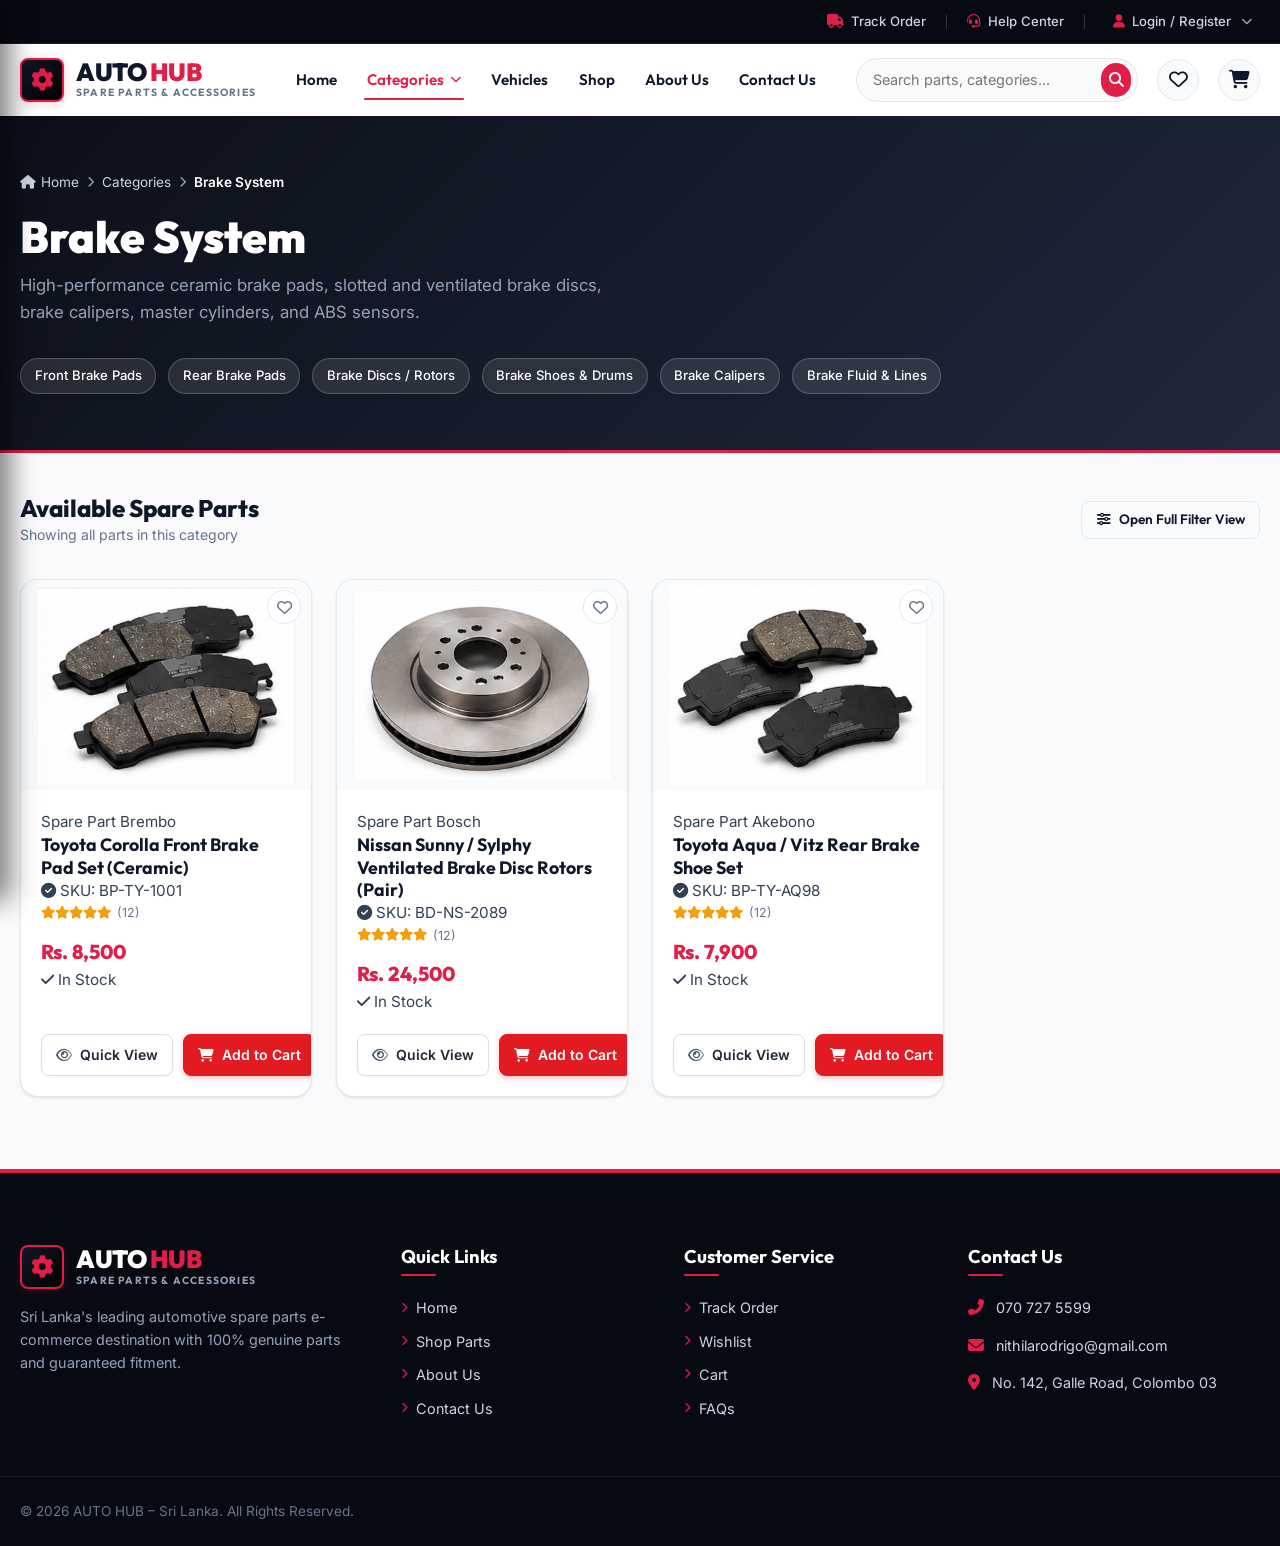
<file: category.html>
<!DOCTYPE html>
<html lang="en">
<head>
  <meta charset="UTF-8">
  <meta name="viewport" content="width=device-width, initial-scale=1.0">
  <title>Category Showcase | AUTO HUB – Spare Parts &amp; Accessories</title>
  <meta name="description" content="Explore genuine OEM and aftermarket automotive spare parts by category at AUTO HUB Sri Lanka. Brake pads, cooling radiators, filters, suspension and electrical components.">

  <!-- Favicon -->
  <link rel="icon" type="image/x-icon" href="images/logo/logo.png">

  <!-- Google Fonts -->
  <link rel="preconnect" href="https://fonts.googleapis.com">
  <link rel="preconnect" href="https://fonts.gstatic.com" crossorigin>
  <link href="https://fonts.googleapis.com/css2?family=Inter:wght@300;400;500;600;700&family=Outfit:wght@400;500;600;700;800;900&display=swap" rel="stylesheet">

  <!-- Font Awesome Icons -->
  <link rel="stylesheet" href="https://cdnjs.cloudflare.com/ajax/libs/font-awesome/6.5.1/css/all.min.css">

  <!-- Custom Stylesheets -->
  <link rel="stylesheet" href="css/style.css">
  <link rel="stylesheet" href="css/responsive.css">
</head>
<body>

  <!-- Top Header -->
  <header class="top-header">
    <div class="container">
      <div class="top-header-right">
        <a href="track-order.html"><i class="fas fa-truck"></i> Track Order</a>
        <span class="top-header-divider"></span>
        <a href="contact.html"><i class="fas fa-headset"></i> Help Center</a>
        <span class="top-header-divider"></span>
        <div class="user-dropdown-wrapper">
          <a href="login.html" class="user-dropdown-toggle" id="guest-profile-toggle" role="button" aria-expanded="false" aria-haspopup="true">
            <i class="fas fa-user"></i> 
            <span class="user-name">Login / Register</span>
            <i class="fas fa-chevron-down dropdown-arrow"></i>
          </a>
          <div class="user-menu-dropdown" id="guest-profile-menu">
            <a href="login.html" class="user-dropdown-item"><i class="fas fa-sign-in-alt"></i> <span>Login</span></a>
            <a href="register.html" class="user-dropdown-item"><i class="fas fa-user-plus"></i> <span>Register</span></a>
          </div>
        </div>
      </div>
    </div>
  </header>

  <!-- Main Navbar -->
  <nav class="main-navbar">
    <div class="container">
      <div class="navbar-inner">
        <button class="mobile-menu-btn" aria-label="Toggle navigation menu">
          <i class="fas fa-bars"></i>
        </button>

        <a href="index.html" class="brand-logo">
          <div class="brand-icon"><i class="fas fa-cog"></i></div>
          <div class="brand-text">
            <span class="brand-title">AUTO <span>HUB</span></span>
            <span class="brand-subtitle">SPARE PARTS &amp; ACCESSORIES</span>
          </div>
        </a>

        <ul class="nav-menu">
          <li class="nav-item"><a href="index.html" class="nav-link">Home</a></li>
          <li class="nav-item">
            <a href="shop.html" class="nav-link active">Categories <i class="fas fa-chevron-down"></i></a>
            <div class="dropdown-menu">
              <a href="category.html?id=body-parts" class="dropdown-item"><i class="fas fa-car-side"></i> Body Parts</a>
              <a href="category.html?id=brake-system" class="dropdown-item"><i class="fas fa-compact-disc"></i> Brake System</a>
              <a href="category.html?id=cooling-system" class="dropdown-item"><i class="fas fa-fan"></i> Cooling System</a>
              <a href="category.html?id=electrical" class="dropdown-item"><i class="fas fa-bolt"></i> Electrical</a>
              <a href="category.html?id=engine-parts" class="dropdown-item"><i class="fas fa-cogs"></i> Engine Parts</a>
              <a href="category.html?id=filters" class="dropdown-item"><i class="fas fa-filter"></i> Filters</a>
            </div>
          </li>
          <li class="nav-item"><a href="shop.html" class="nav-link">Vehicles</a></li>
          <li class="nav-item"><a href="shop.html" class="nav-link">Shop</a></li>
          <li class="nav-item"><a href="about.html" class="nav-link">About Us</a></li>
          <li class="nav-item"><a href="contact.html" class="nav-link">Contact Us</a></li>
        </ul>

        <div class="navbar-actions">
          <div class="search-wrapper">
            <form class="search-form">
              <input type="text" class="search-input" placeholder="Search parts, categories..." autocomplete="off">
              <button type="submit" class="search-btn"><i class="fas fa-search"></i></button>
            </form>
          </div>

          <a href="wishlist.html" class="nav-icon-link" title="My Wishlist">
            <i class="far fa-heart"></i>
            <span class="badge-count wishlist-badge-count" style="display: none;">0</span>
          </a>

          <a href="cart.html" class="nav-icon-link" title="Shopping Cart">
            <i class="fas fa-shopping-cart"></i>
            <span class="badge-count cart-badge-count" style="display: none;">0</span>
          </a>
        </div>
      </div>
    </div>
  </nav>

  <!-- Category Banner -->
  <section style="background: linear-gradient(135deg, #0b0f19 0%, #1e293b 100%); color: white; padding: 3.5rem 0; border-bottom: 3px solid var(--primary-red);">
    <div class="container">
      <nav class="breadcrumb-nav" style="color: #94a3b8; margin-bottom: 1rem;">
        <a href="index.html" style="color: #cbd5e1;"><i class="fas fa-home"></i> Home</a>
        <i class="fas fa-chevron-right breadcrumb-separator"></i>
        <a href="shop.html" style="color: #cbd5e1;">Categories</a>
        <i class="fas fa-chevron-right breadcrumb-separator"></i>
        <span id="cat-crumb-name" style="color: white; font-weight: 600;">Category Name</span>
      </nav>

      <div style="display: flex; justify-content: space-between; align-items: center; gap: 2rem; flex-wrap: wrap;">
        <div>
          <h1 id="cat-banner-title" style="font-size: 2.75rem; font-weight: 900; color: white; margin-bottom: 0.5rem;">Category</h1>
          <p id="cat-banner-desc" style="font-size: 1.05rem; color: #94a3b8; max-width: 600px; line-height: 1.6;">
            Category description tagline.
          </p>
        </div>

        <div style="display: flex; gap: 0.75rem; flex-wrap: wrap;" id="cat-subcategories-pills">
          <!-- Subcategory pills populated via JS -->
        </div>
      </div>
    </div>
  </section>

  <!-- Products in this Category -->
  <main class="shop-page-wrap">
    <div class="container">
      <div style="display: flex; justify-content: space-between; align-items: center; margin-bottom: 2rem;">
        <div>
          <h2 style="font-size: 1.5rem; font-weight: 800; color: var(--text-main);">Available Spare Parts</h2>
          <span style="font-size: 0.88rem; color: var(--text-muted);">Showing all parts in this category</span>
        </div>

        <a href="shop.html" class="btn btn-outline-dark btn-sm">
          <i class="fas fa-sliders-h"></i> Open Full Filter View
        </a>
      </div>

      <!-- Products Grid -->
      <div class="products-grid" id="category-products-grid">
        <!-- Rendered dynamically -->
      </div>
    </div>
  </main>

  <!-- Footer -->
  <footer class="footer">
    <div class="container">
      <div class="footer-grid">
        <div class="footer-col">
          <a href="index.html" class="brand-logo" style="margin-bottom: 1rem;">
            <div class="brand-icon"><i class="fas fa-cog"></i></div>
            <div class="brand-text">
              <span class="brand-title" style="color: white;">AUTO <span>HUB</span></span>
              <span class="brand-subtitle" style="color: #94a3b8;">SPARE PARTS &amp; ACCESSORIES</span>
            </div>
          </a>
          <p class="footer-about-text">
            Sri Lanka's leading automotive spare parts e-commerce destination with 100% genuine parts and guaranteed fitment.
          </p>
        </div>
        <div class="footer-col">
          <h3>Quick Links</h3>
          <div class="footer-links">
            <a href="index.html"><i class="fas fa-chevron-right"></i> Home</a>
            <a href="shop.html"><i class="fas fa-chevron-right"></i> Shop Parts</a>
            <a href="about.html"><i class="fas fa-chevron-right"></i> About Us</a>
            <a href="contact.html"><i class="fas fa-chevron-right"></i> Contact Us</a>
          </div>
        </div>
        <div class="footer-col">
          <h3>Customer Service</h3>
          <div class="footer-links">
            <a href="track-order.html"><i class="fas fa-chevron-right"></i> Track Order</a>
            <a href="wishlist.html"><i class="fas fa-chevron-right"></i> Wishlist</a>
            <a href="cart.html"><i class="fas fa-chevron-right"></i> Cart</a>
            <a href="contact.html#faq"><i class="fas fa-chevron-right"></i> FAQs</a>
          </div>
        </div>
        <div class="footer-col">
          <h3>Contact Us</h3>
          <div class="footer-contact-list">
            <div class="footer-contact-item"><i class="fas fa-phone-alt"></i> <a href="tel:0707275599" style="color: inherit;">070 727 5599</a></div>
            <div class="footer-contact-item"><i class="fas fa-envelope"></i> <a href="mailto:nithilarodrigo@gmail.com" style="color: inherit;">nithilarodrigo@gmail.com</a></div>
            <div class="footer-contact-item"><i class="fas fa-map-marker-alt"></i> No. 142, Galle Road, Colombo 03</div>
          </div>
        </div>
      </div>
    </div>
    <div class="footer-bottom">
      <div class="container">
        <div>&copy; 2026 AUTO HUB – Sri Lanka. All Rights Reserved.</div>
      </div>
    </div>
  </footer>

  <!-- Mobile Drawer -->
  <div class="mobile-nav-overlay" id="mobile-nav-overlay"></div>
  <div class="mobile-nav-drawer" id="mobile-nav-drawer">
    <div class="drawer-header">
      <a href="index.html" class="brand-logo">
        <div class="brand-icon" style="width: 36px; height: 36px;"><i class="fas fa-cog"></i></div>
        <div class="brand-text"><span class="brand-title" style="color: white; font-size: 1.25rem;">AUTO <span>HUB</span></span></div>
      </a>
      <button class="drawer-close-btn" id="drawer-close-btn">&times;</button>
    </div>
    <div class="drawer-body">
      <div class="drawer-links">
        <a href="index.html" class="drawer-link">Home <i class="fas fa-chevron-right"></i></a>
        <a href="shop.html" class="drawer-link">Shop All Parts <i class="fas fa-chevron-right"></i></a>
        <a href="wishlist.html" class="drawer-link">Wishlist <span class="badge badge-discount wishlist-badge-count" style="display:none;">0</span></a>
        <a href="cart.html" class="drawer-link">Cart <span class="badge badge-discount cart-badge-count" style="display:none;">0</span></a>
        <a href="track-order.html" class="drawer-link">Track Order <i class="fas fa-chevron-right"></i></a>
        <a href="about.html" class="drawer-link">About Us <i class="fas fa-chevron-right"></i></a>
        <a href="contact.html" class="drawer-link">Contact Us <i class="fas fa-chevron-right"></i></a>
      </div>
    </div>
  </div>

  <button class="back-to-top" id="back-to-top" aria-label="Back to top"><i class="fas fa-arrow-up"></i></button>

  <!-- Scripts -->
  <script src="js/data.js"></script>
  <script src="js/store.js"></script>
  <script src="js/script.js"></script>

  <script>
    document.addEventListener('DOMContentLoaded', () => {
      const urlParams = new URLSearchParams(window.location.search);
      const catId = urlParams.get('id') || 'brake-system';
      const category = AUTO_HUB_DATA.categories.find(c => c.id === catId) || AUTO_HUB_DATA.categories[0];

      document.title = `${category.name} | AUTO HUB Sri Lanka`;
      document.getElementById('cat-crumb-name').textContent = category.name;
      document.getElementById('cat-banner-title').textContent = category.name;
      document.getElementById('cat-banner-desc').textContent = category.description;

      // Subcategories Pills
      const pillsContainer = document.getElementById('cat-subcategories-pills');
      if (category.subcategories) {
        pillsContainer.innerHTML = category.subcategories.map(sub => `
          <span style="background: rgba(255,255,255,0.1); border: 1px solid rgba(255,255,255,0.2); padding: 0.4rem 0.85rem; border-radius: 9999px; font-size: 0.82rem; font-weight: 500;">
            ${escapeHtml(sub)}
          </span>
        `).join('');
      }

      // Filter products
      const grid = document.getElementById('category-products-grid');
      const products = AUTO_HUB_DATA.products.filter(p => p.category === category.id);
      
      if (products.length > 0) {
        grid.innerHTML = products.map(item => createProductCardHtml(item)).join('');
        bindProductCardEvents(grid);
      } else {
        grid.innerHTML = `
          <div style="grid-column: 1 / -1; text-align: center; padding: 4rem 1rem;">
            <h3>No products found in this category currently.</h3>
            <a href="shop.html" class="btn btn-primary" style="margin-top: 1rem;">Browse All Products</a>
          </div>
        `;
      }
    });
  </script>
</body>
</html>
</file>
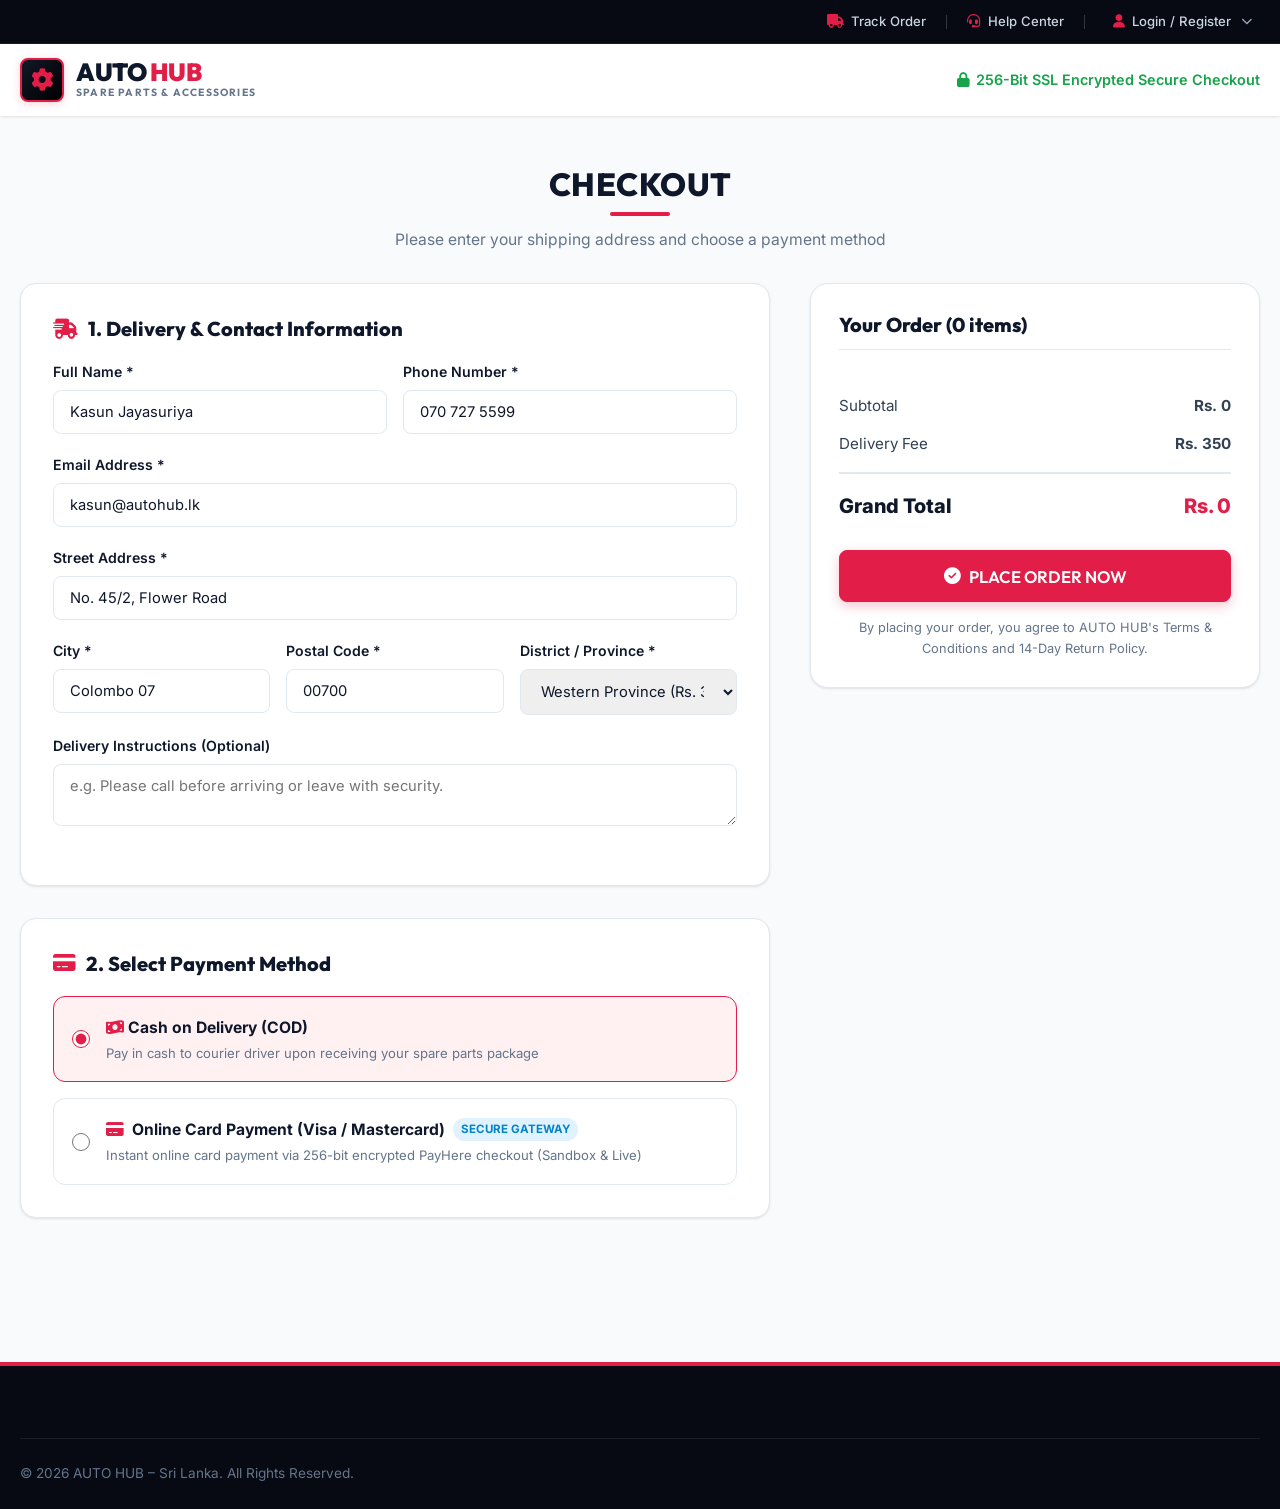
<file: checkout.html>
<!DOCTYPE html>
<html lang="en">
<head>
  <meta charset="UTF-8">
  <meta name="viewport" content="width=device-width, initial-scale=1.0">
  <title>Checkout | AUTO HUB – Spare Parts &amp; Accessories</title>
  <meta name="description" content="Secure and encrypted checkout for automotive spare parts in Sri Lanka. Credit card, Koko/Mintpay installments and Cash on Delivery.">

  <!-- Favicon -->
  <link rel="icon" type="image/x-icon" href="images/logo/logo.png">

  <!-- Google Fonts -->
  <link rel="preconnect" href="https://fonts.googleapis.com">
  <link rel="preconnect" href="https://fonts.gstatic.com" crossorigin>
  <link href="https://fonts.googleapis.com/css2?family=Inter:wght@300;400;500;600;700&family=Outfit:wght@400;500;600;700;800;900&display=swap" rel="stylesheet">

  <!-- Font Awesome Icons -->
  <link rel="stylesheet" href="https://cdnjs.cloudflare.com/ajax/libs/font-awesome/6.5.1/css/all.min.css">

  <!-- Custom Stylesheets -->
  <link rel="stylesheet" href="css/style.css">
  <link rel="stylesheet" href="css/responsive.css">
</head>
<body>

  <!-- Top Header -->
  <header class="top-header">
    <div class="container">
      <div class="top-header-right">
        <a href="track-order.html"><i class="fas fa-truck"></i> Track Order</a>
        <span class="top-header-divider"></span>
        <a href="contact.html"><i class="fas fa-headset"></i> Help Center</a>
        <span class="top-header-divider"></span>
        <div class="user-dropdown-wrapper">
          <a href="login.html" class="user-dropdown-toggle" id="guest-profile-toggle" role="button" aria-expanded="false" aria-haspopup="true">
            <i class="fas fa-user"></i> 
            <span class="user-name">Login / Register</span>
            <i class="fas fa-chevron-down dropdown-arrow"></i>
          </a>
          <div class="user-menu-dropdown" id="guest-profile-menu">
            <a href="login.html" class="user-dropdown-item"><i class="fas fa-sign-in-alt"></i> <span>Login</span></a>
            <a href="register.html" class="user-dropdown-item"><i class="fas fa-user-plus"></i> <span>Register</span></a>
          </div>
        </div>
      </div>
    </div>
  </header>

  <!-- Main Navbar -->
  <nav class="main-navbar">
    <div class="container">
      <div class="navbar-inner">
        <a href="index.html" class="brand-logo">
          <div class="brand-icon"><i class="fas fa-cog"></i></div>
          <div class="brand-text">
            <span class="brand-title">AUTO <span>HUB</span></span>
            <span class="brand-subtitle">SPARE PARTS &amp; ACCESSORIES</span>
          </div>
        </a>

        <div style="font-size: 0.9rem; color: #16a34a; font-weight: 600; display: flex; align-items: center; gap: 0.4rem;">
          <i class="fas fa-lock"></i> 256-Bit SSL Encrypted Secure Checkout
        </div>
      </div>
    </div>
  </nav>

  <!-- Checkout Main -->
  <main class="checkout-page-wrap">
    <div class="container">
      
      <div class="section-title-wrap" style="text-align: left; margin-bottom: 2rem;">
        <h1 class="section-title" style="font-size: 2rem;">CHECKOUT</h1>
        <p class="section-subtitle">Please enter your shipping address and choose a payment method</p>
      </div>

      <div class="cart-layout" style="grid-template-columns: 1.25fr 0.75fr;">
        
        <!-- Left: Address & Payment Form -->
        <div style="display: flex; flex-direction: column; gap: 2rem;">
          
          <!-- Shipping Address Box -->
          <div style="background: white; border: 1px solid var(--border-color); border-radius: 16px; padding: 2rem; box-shadow: var(--shadow-sm);">
            <h2 style="font-size: 1.25rem; font-weight: 800; margin-bottom: 1.25rem; display: flex; align-items: center; gap: 0.6rem;">
              <i class="fas fa-shipping-fast text-red"></i> 1. Delivery &amp; Contact Information
            </h2>

            <form id="checkout-form">
              <div style="display: grid; grid-template-columns: 1fr 1fr; gap: 1rem;">
                <div class="form-group">
                  <label class="form-label">Full Name *</label>
                  <input type="text" class="form-control" id="cust-name" required placeholder="e.g. Kasun Jayasuriya" value="Kasun Jayasuriya">
                </div>
                <div class="form-group">
                  <label class="form-label">Phone Number *</label>
                  <input type="tel" class="form-control" id="cust-phone" required placeholder="070 727 5599" value="070 727 5599">
                </div>
              </div>

              <div class="form-group">
                <label class="form-label">Email Address *</label>
                <input type="email" class="form-control" id="cust-email" required placeholder="kasun@example.com" value="kasun@autohub.lk">
              </div>

              <div class="form-group">
                <label class="form-label">Street Address *</label>
                <input type="text" class="form-control" id="cust-address" required placeholder="House/Flat No, Street Name" value="No. 45/2, Flower Road">
              </div>

              <div style="display: grid; grid-template-columns: 1fr 1fr 1fr; gap: 1rem;">
                <div class="form-group">
                  <label class="form-label">City *</label>
                  <input type="text" class="form-control" id="cust-city" required placeholder="e.g. Colombo 07" value="Colombo 07">
                </div>
                <div class="form-group">
                  <label class="form-label">Postal Code *</label>
                  <input type="text" class="form-control" id="cust-postal" required placeholder="e.g. 00700" value="00700">
                </div>
                <div class="form-group">
                  <label class="form-label">District / Province *</label>
                  <select class="form-control" id="cust-district" required>
                    <option value="Western Province (Colombo, Gampaha, Kalutara)">Western Province (Rs. 350)</option>
                    <option value="Central Province (Kandy, Matale, Nuwara Eliya)">Central Province (Rs. 450)</option>
                    <option value="Southern Province (Galle, Matara, Hambantota)">Southern Province (Rs. 450)</option>
                    <option value="North Western Province (Kurunegala, Puttalam)">North Western Province (Rs. 450)</option>
                    <option value="Sabaragamuwa Province (Ratnapura, Kegalle)">Sabaragamuwa Province (Rs. 450)</option>
                    <option value="Eastern Province (Trincomalee, Batticaloa, Ampara)">Eastern Province (Rs. 500)</option>
                    <option value="Northern Province (Jaffna, Kilinochchi, Vavuniya)">Northern Province (Rs. 500)</option>
                    <option value="North Central Province (Anuradhapura, Polonnaruwa)">North Central Province (Rs. 500)</option>
                    <option value="Uva Province (Badulla, Monaragala)">Uva Province (Rs. 500)</option>
                  </select>
                </div>
              </div>

              <div class="form-group">
                <label class="form-label">Delivery Instructions (Optional)</label>
                <textarea class="form-control" rows="2" placeholder="e.g. Please call before arriving or leave with security."></textarea>
              </div>
            </form>
          </div>

          <!-- Payment Options Box -->
          <div style="background: white; border: 1px solid var(--border-color); border-radius: 16px; padding: 2rem; box-shadow: var(--shadow-sm);">
            <h2 style="font-size: 1.25rem; font-weight: 800; margin-bottom: 1.25rem; display: flex; align-items: center; gap: 0.6rem;">
              <i class="fas fa-credit-card text-red"></i> 2. Select Payment Method
            </h2>

            <div style="display: flex; flex-direction: column; gap: 1rem;">
              
              <!-- Payment 1: Cash on Delivery -->
              <label style="display: flex; align-items: center; gap: 1rem; padding: 1.1rem; border: 1.5px solid var(--primary-red); background: #fff1f2; border-radius: 12px; cursor: pointer;">
                <input type="radio" name="payment_method" value="cod" checked style="accent-color: var(--primary-red); width: 18px; height: 18px;">
                <div>
                  <div style="font-weight: 700; color: var(--text-main); font-size: 0.98rem;"><i class="fas fa-money-bill-wave text-red"></i> Cash on Delivery (COD)</div>
                  <div style="font-size: 0.82rem; color: #64748b; margin-top: 0.2rem;">Pay in cash to courier driver upon receiving your spare parts package</div>
                </div>
              </label>

              <!-- Payment 2: Online Card Payment (PayHere) -->
              <label style="display: flex; align-items: center; gap: 1rem; padding: 1.1rem; border: 1px solid var(--border-color); border-radius: 12px; cursor: pointer;">
                <input type="radio" name="payment_method" value="card" style="accent-color: var(--primary-red); width: 18px; height: 18px;">
                <div>
                  <div style="font-weight: 700; color: var(--text-main); font-size: 0.98rem; display: flex; align-items: center; gap: 0.5rem;">
                    <i class="fas fa-credit-card text-red"></i> Online Card Payment (Visa / Mastercard)
                    <span style="background: #e0f2fe; color: #0284c7; font-size: 0.72rem; padding: 0.15rem 0.5rem; border-radius: 12px; font-weight: 700;">SECURE GATEWAY</span>
                  </div>
                  <div style="font-size: 0.82rem; color: #64748b; margin-top: 0.2rem;">Instant online card payment via 256-bit encrypted PayHere checkout (Sandbox &amp; Live)</div>
                </div>
              </label>

            </div>
          </div>

        </div>

        <!-- Right: Order Items & Total Summary -->
        <div>
          <div class="order-summary-card">
            <h2 class="summary-title">Your Order (<span id="chk-item-count">0</span> items)</h2>

            <div id="checkout-items-list" style="display: flex; flex-direction: column; gap: 0.75rem; margin-bottom: 1.5rem; max-height: 280px; overflow-y: auto;">
              <!-- Populated via JS -->
            </div>

            <div class="summary-row">
              <span>Subtotal</span>
              <span id="chk-subtotal" class="fw-bold">Rs. 0</span>
            </div>

            <div class="summary-row" id="chk-discount-row" style="display: none; color: var(--primary-red);">
              <span>Discount</span>
              <span id="chk-discount" class="fw-bold">- Rs. 0</span>
            </div>

            <div class="summary-row">
              <span>Delivery Fee</span>
              <span id="chk-shipping" class="fw-bold">Rs. 350</span>
            </div>

            <div class="summary-row total">
              <span>Grand Total</span>
              <span class="total-amount" id="chk-grand-total">Rs. 0</span>
            </div>

            <div style="margin-top: 1.75rem;">
              <button class="btn btn-primary btn-block btn-lg" id="btn-place-order">
                <i class="fas fa-check-circle"></i> PLACE ORDER NOW
              </button>
            </div>

            <div style="margin-top: 1rem; font-size: 0.8rem; color: #64748b; text-align: center;">
              By placing your order, you agree to AUTO HUB's Terms &amp; Conditions and 14-Day Return Policy.
            </div>
          </div>
        </div>

      </div>

    </div>
  </main>

  <!-- Order Success Modal Overlay -->
  <div class="modal-overlay" id="order-success-modal">
    <div class="modal-card" style="max-width: 540px; text-align: center; padding: 3rem 2rem;">
      <div style="width: 72px; height: 72px; border-radius: 9999px; background: #f0fdf4; color: #16a34a; font-size: 2.5rem; display: flex; align-items: center; justify-content: center; margin: 0 auto 1.5rem;">
        <i class="fas fa-check-circle"></i>
      </div>
      <h2 style="font-size: 1.85rem; font-weight: 900; margin-bottom: 0.5rem; color: var(--text-main);">Order Placed Successfully!</h2>
      <p style="color: #64748b; margin-bottom: 1.5rem; font-size: 0.95rem;">
        Thank you for choosing AUTO HUB. Your order has been registered and is being prepared for dispatch.
      </p>

      <div style="background: #f8fafc; border: 1.5px dashed var(--primary-red); border-radius: 12px; padding: 1.25rem; margin-bottom: 2rem;">
        <div style="font-size: 0.85rem; color: #64748b; margin-bottom: 0.25rem;">YOUR ORDER TRACKING ID</div>
        <div style="font-size: 1.6rem; font-weight: 900; color: var(--primary-red); letter-spacing: 1px;" id="success-order-id">AH-89421</div>
      </div>

      <div style="display: flex; gap: 0.75rem; justify-content: center;">
        <a href="track-order.html" class="btn btn-primary" id="success-track-btn">
          <i class="fas fa-truck"></i> Track Order Status
        </a>
        <a href="index.html" class="btn btn-outline-dark">
          Return to Home
        </a>
      </div>
    </div>
  </div>

  <!-- Footer -->
  <footer class="footer" style="margin-top: 4rem;">
    <div class="container">
      <div class="footer-bottom">
        <div>&copy; 2026 AUTO HUB – Sri Lanka. All Rights Reserved.</div>
      </div>
    </div>
  </footer>

  <!-- Scripts -->
  <script src="js/data.js"></script>
  <script src="js/store.js"></script>
  <script src="js/script.js"></script>

  <!-- Checkout Logic -->
  <script>
    document.addEventListener('DOMContentLoaded', () => {
      const cart = Store.getCart();
      if (!cart || cart.length === 0) {
        window.location.href = 'cart.html';
        return;
      }

      // Render checkout items preview
      const itemsList = document.getElementById('checkout-items-list');
      document.getElementById('chk-item-count').textContent = Store.getCartCount();

      itemsList.innerHTML = cart.map(item => `
        <div style="display: flex; align-items: center; justify-content: space-between; gap: 0.75rem; padding-bottom: 0.75rem; border-bottom: 1px solid #f1f5f9;">
          <div style="display: flex; align-items: center; gap: 0.6rem;">
            <img src="${item.image}" alt="${escapeHtml(item.name)}" style="width: 44px; height: 44px; object-fit: contain; background: #f8fafc; border-radius: 6px; border: 1px solid #e2e8f0; padding: 2px;">
            <div>
              <div style="font-size: 0.85rem; font-weight: 700; line-height: 1.2;">${escapeHtml(item.name)}</div>
              <div style="font-size: 0.75rem; color: #64748b;">Qty: ${item.quantity} &times; ${Store.formatPrice(item.price)}</div>
            </div>
          </div>
          <span style="font-weight: 700; font-size: 0.9rem; color: var(--text-main);">${Store.formatPrice(item.price * item.quantity)}</span>
        </div>
      `).join('');

      // Calculations
      const subtotal = Store.getCartSubtotal();
      document.getElementById('chk-subtotal').textContent = Store.formatPrice(subtotal);

      let shippingFee = 350;
      try {
        const savedShip = localStorage.getItem('autohub_selected_shipping');
        if (savedShip) {
          shippingFee = JSON.parse(savedShip).fee;
        }
      } catch (e) {}

      const coupon = Store.getCoupon();
      let discount = 0;
      if (coupon) {
        if (coupon.discountPercent) {
          discount = (subtotal * coupon.discountPercent) / 100;
          document.getElementById('chk-discount-row').style.display = 'flex';
          document.getElementById('chk-discount').textContent = `- ${Store.formatPrice(discount)}`;
        } else if (coupon.freeShipping) {
          shippingFee = 0;
        }
      }

      document.getElementById('chk-shipping').textContent = shippingFee === 0 ? 'FREE' : Store.formatPrice(shippingFee);
      const grandTotal = Math.max(0, subtotal - discount + shippingFee);
      document.getElementById('chk-grand-total').textContent = Store.formatPrice(grandTotal);

      // Place Order Button
      document.getElementById('btn-place-order').addEventListener('click', (e) => {
        e.preventDefault();
        const name = document.getElementById('cust-name').value.trim();
        const phone = document.getElementById('cust-phone').value.trim();
        const address = document.getElementById('cust-address').value.trim();

        if (!name || !phone || !address) {
          Store.showToast('Please fill in your name, phone number, and street address.', 'error');
          return;
        }

        // Generate random Sri Lankan Order ID
        const orderId = 'AH-' + Math.floor(10000 + Math.random() * 90000);
        document.getElementById('success-order-id').textContent = orderId;
        document.getElementById('success-track-btn').href = `track-order.html?orderId=${orderId}`;

        // Save order info to localStorage for tracking
        const orderData = {
          orderId,
          name,
          phone,
          address,
          city: document.getElementById('cust-city').value,
          items: cart,
          total: grandTotal,
          date: new Date().toLocaleDateString('en-LK', { year: 'numeric', month: 'short', day: 'numeric' }),
          status: 'Processing'
        };
        localStorage.setItem(`order_${orderId}`, JSON.stringify(orderData));
        localStorage.setItem('latest_order_id', orderId);

        // Clear Cart
        Store.clearCart();
        Store.removeCoupon();

        // Show Success Modal
        document.getElementById('order-success-modal').classList.add('show');
      });
    });
  </script>
</body>
</html>
</file>
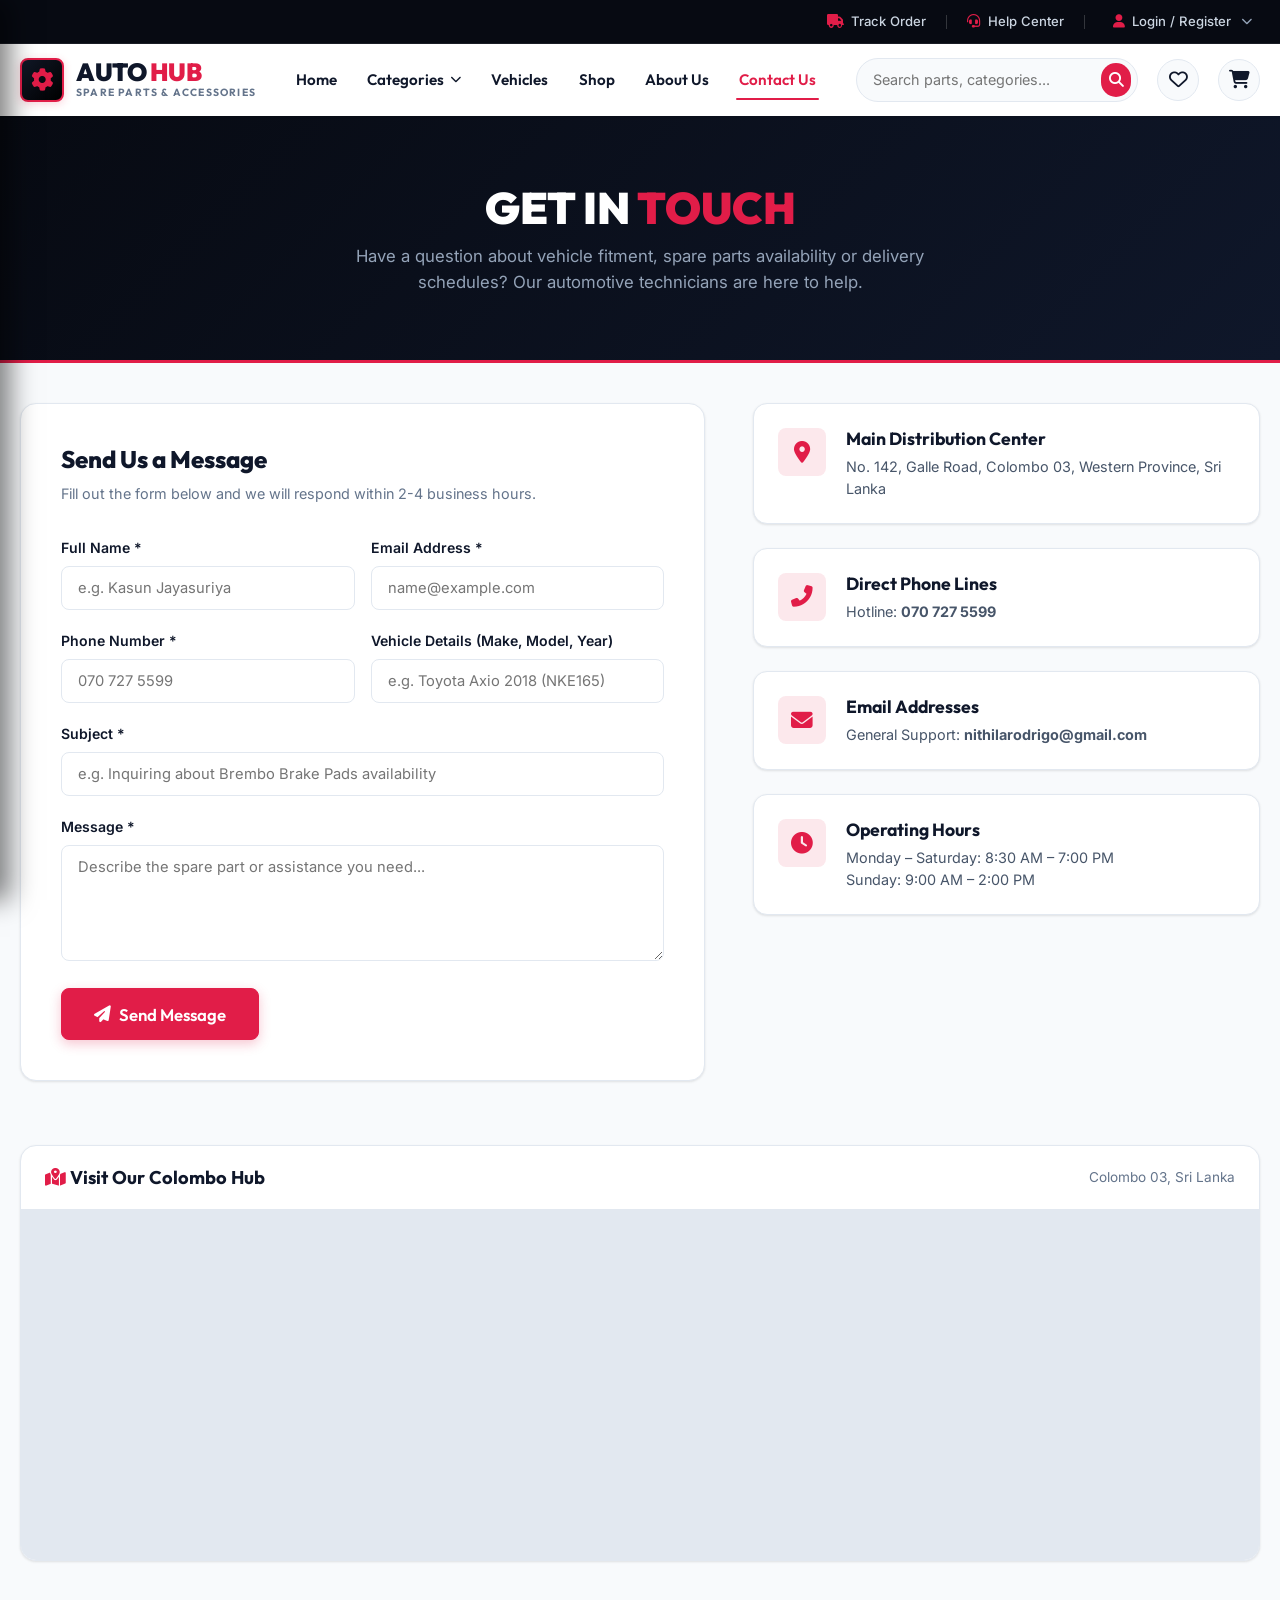
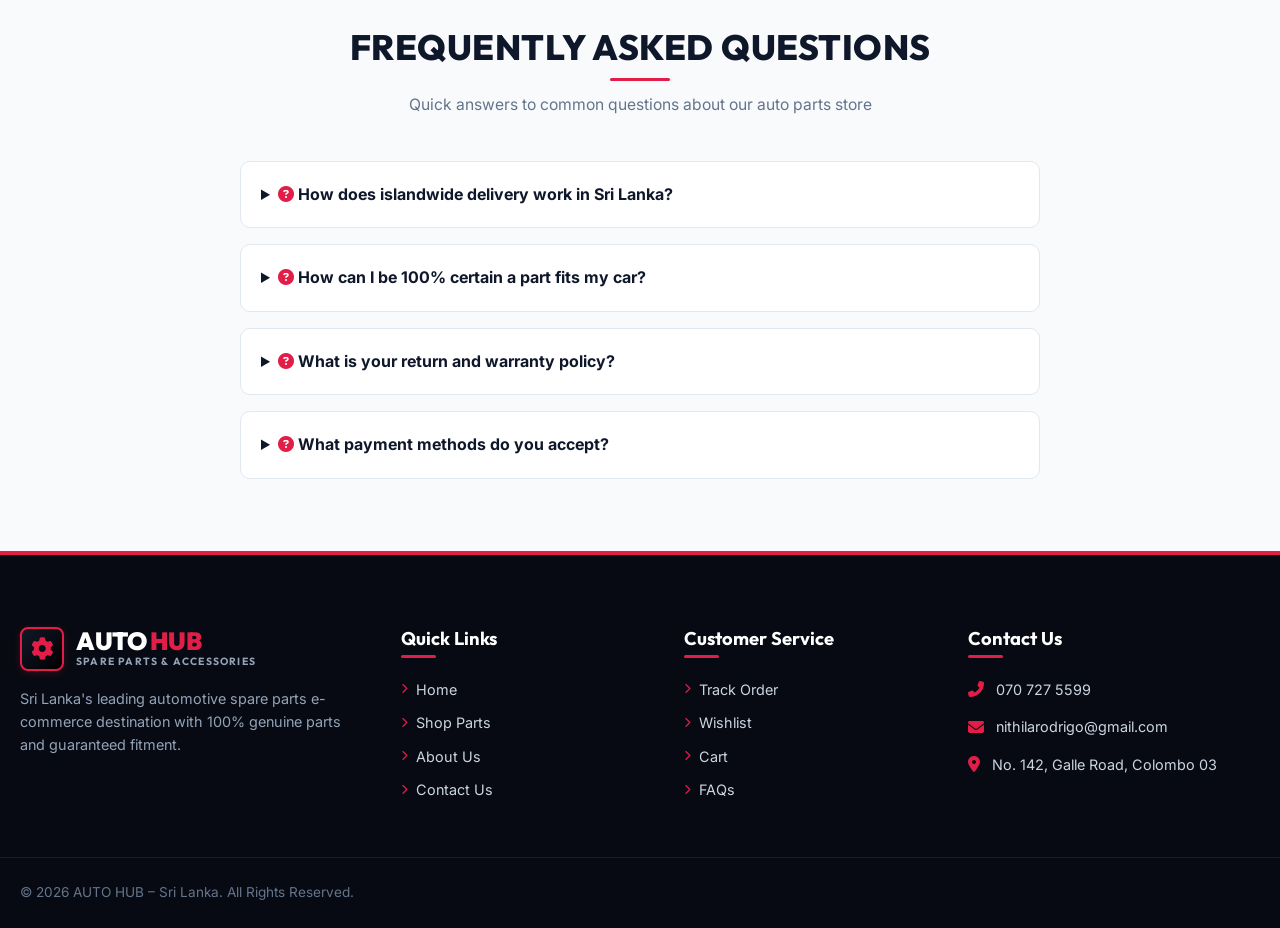
<file: contact.html>
<!DOCTYPE html>
<html lang="en">
<head>
  <meta charset="UTF-8">
  <meta name="viewport" content="width=device-width, initial-scale=1.0">
  <title>Contact Us | AUTO HUB – Sri Lanka's Leading Auto Spare Parts Store</title>
  <meta name="description" content="Get in touch with AUTO HUB Sri Lanka. Contact our automotive technical specialists for spare parts inquiries, wholesale orders, and fitment verification.">

  <!-- Favicon -->
  <link rel="icon" type="image/x-icon" href="images/logo/logo.png">

  <!-- Google Fonts -->
  <link rel="preconnect" href="https://fonts.googleapis.com">
  <link rel="preconnect" href="https://fonts.gstatic.com" crossorigin>
  <link href="https://fonts.googleapis.com/css2?family=Inter:wght@300;400;500;600;700&family=Outfit:wght@400;500;600;700;800;900&display=swap" rel="stylesheet">

  <!-- Font Awesome Icons -->
  <link rel="stylesheet" href="https://cdnjs.cloudflare.com/ajax/libs/font-awesome/6.5.1/css/all.min.css">

  <!-- Custom Stylesheets -->
  <link rel="stylesheet" href="css/style.css">
  <link rel="stylesheet" href="css/responsive.css">
</head>
<body>

  <!-- Top Header -->
  <header class="top-header">
    <div class="container">
      <div class="top-header-right">
        <a href="track-order.html"><i class="fas fa-truck"></i> Track Order</a>
        <span class="top-header-divider"></span>
        <a href="contact.html"><i class="fas fa-headset"></i> Help Center</a>
        <span class="top-header-divider"></span>
        <div class="user-dropdown-wrapper">
          <a href="login.html" class="user-dropdown-toggle" id="guest-profile-toggle" role="button" aria-expanded="false" aria-haspopup="true">
            <i class="fas fa-user"></i> 
            <span class="user-name">Login / Register</span>
            <i class="fas fa-chevron-down dropdown-arrow"></i>
          </a>
          <div class="user-menu-dropdown" id="guest-profile-menu">
            <a href="login.html" class="user-dropdown-item"><i class="fas fa-sign-in-alt"></i> <span>Login</span></a>
            <a href="register.html" class="user-dropdown-item"><i class="fas fa-user-plus"></i> <span>Register</span></a>
          </div>
        </div>
      </div>
    </div>
  </header>

  <!-- Main Navbar -->
  <nav class="main-navbar">
    <div class="container">
      <div class="navbar-inner">
        <button class="mobile-menu-btn" aria-label="Toggle navigation menu">
          <i class="fas fa-bars"></i>
        </button>

        <a href="index.html" class="brand-logo">
          <div class="brand-icon"><i class="fas fa-cog"></i></div>
          <div class="brand-text">
            <span class="brand-title">AUTO <span>HUB</span></span>
            <span class="brand-subtitle">SPARE PARTS &amp; ACCESSORIES</span>
          </div>
        </a>

        <ul class="nav-menu">
          <li class="nav-item"><a href="index.html" class="nav-link">Home</a></li>
          <li class="nav-item">
            <a href="shop.html" class="nav-link">Categories <i class="fas fa-chevron-down"></i></a>
            <div class="dropdown-menu">
              <a href="category.html?id=body-parts" class="dropdown-item"><i class="fas fa-car-side"></i> Body Parts</a>
              <a href="category.html?id=brake-system" class="dropdown-item"><i class="fas fa-compact-disc"></i> Brake System</a>
              <a href="category.html?id=cooling-system" class="dropdown-item"><i class="fas fa-fan"></i> Cooling System</a>
              <a href="category.html?id=electrical" class="dropdown-item"><i class="fas fa-bolt"></i> Electrical</a>
              <a href="category.html?id=engine-parts" class="dropdown-item"><i class="fas fa-cogs"></i> Engine Parts</a>
              <a href="category.html?id=filters" class="dropdown-item"><i class="fas fa-filter"></i> Filters</a>
            </div>
          </li>
          <li class="nav-item"><a href="shop.html" class="nav-link">Vehicles</a></li>
          <li class="nav-item"><a href="shop.html" class="nav-link">Shop</a></li>
          <li class="nav-item"><a href="about.html" class="nav-link">About Us</a></li>
          <li class="nav-item"><a href="contact.html" class="nav-link active">Contact Us</a></li>
        </ul>

        <div class="navbar-actions">
          <div class="search-wrapper">
            <form class="search-form">
              <input type="text" class="search-input" placeholder="Search parts, categories..." autocomplete="off">
              <button type="submit" class="search-btn"><i class="fas fa-search"></i></button>
            </form>
          </div>

          <a href="wishlist.html" class="nav-icon-link" title="My Wishlist">
            <i class="far fa-heart"></i>
            <span class="badge-count wishlist-badge-count" style="display: none;">0</span>
          </a>

          <a href="cart.html" class="nav-icon-link" title="Shopping Cart">
            <i class="fas fa-shopping-cart"></i>
            <span class="badge-count cart-badge-count" style="display: none;">0</span>
          </a>
        </div>
      </div>
    </div>
  </nav>

  <!-- Banner -->
  <section style="background: linear-gradient(135deg, #070a12 0%, #0f172a 100%); color: white; padding: 4rem 0; border-bottom: 3px solid var(--primary-red); text-align: center;">
    <div class="container">
      <h1 style="font-size: 2.75rem; font-weight: 900; color: white; margin-bottom: 0.5rem;">
        GET IN <span class="text-red">TOUCH</span>
      </h1>
      <p style="font-size: 1.05rem; color: #94a3b8; max-width: 600px; margin: 0 auto;">
        Have a question about vehicle fitment, spare parts availability or delivery schedules? Our automotive technicians are here to help.
      </p>
    </div>
  </section>

  <!-- Main Contact Section -->
  <main class="shop-page-wrap">
    <div class="container">
      
      <div style="display: grid; grid-template-columns: 1.15fr 0.85fr; gap: 3rem; margin-bottom: 4rem;">
        
        <!-- Contact Form Box -->
        <div style="background: white; border: 1px solid var(--border-color); border-radius: 16px; padding: 2.5rem; box-shadow: var(--shadow-sm);">
          <h2 style="font-size: 1.5rem; font-weight: 800; margin-bottom: 0.5rem; color: var(--text-main);">Send Us a Message</h2>
          <p style="font-size: 0.9rem; color: #64748b; margin-bottom: 2rem;">Fill out the form below and we will respond within 2-4 business hours.</p>

          <form id="contact-form">
            <div style="display: grid; grid-template-columns: 1fr 1fr; gap: 1rem;">
              <div class="form-group">
                <label class="form-label">Full Name *</label>
                <input type="text" class="form-control" id="contact-name" required placeholder="e.g. Kasun Jayasuriya">
              </div>
              <div class="form-group">
                <label class="form-label">Email Address *</label>
                <input type="email" class="form-control" id="contact-email" required placeholder="name@example.com">
              </div>
            </div>

            <div style="display: grid; grid-template-columns: 1fr 1fr; gap: 1rem;">
              <div class="form-group">
                <label class="form-label">Phone Number *</label>
                <input type="tel" class="form-control" id="contact-phone" required placeholder="070 727 5599">
              </div>
              <div class="form-group">
                <label class="form-label">Vehicle Details (Make, Model, Year)</label>
                <input type="text" class="form-control" id="contact-vehicle" placeholder="e.g. Toyota Axio 2018 (NKE165)">
              </div>
            </div>

            <div class="form-group">
              <label class="form-label">Subject *</label>
              <input type="text" class="form-control" id="contact-subject" required placeholder="e.g. Inquiring about Brembo Brake Pads availability">
            </div>

            <div class="form-group">
              <label class="form-label">Message *</label>
              <textarea class="form-control" id="contact-message" rows="5" required placeholder="Describe the spare part or assistance you need..."></textarea>
            </div>

            <button type="submit" class="btn btn-primary btn-lg">
              <i class="fas fa-paper-plane"></i> Send Message
            </button>
          </form>
        </div>

        <!-- Contact Info Cards -->
        <div style="display: flex; flex-direction: column; gap: 1.5rem;">
          
          <div style="background: white; border: 1px solid var(--border-color); border-radius: 14px; padding: 1.5rem; display: flex; align-items: flex-start; gap: 1.25rem; box-shadow: var(--shadow-sm);">
            <div class="feature-icon" style="background: rgba(225, 29, 72, 0.1); color: var(--primary-red);">
              <i class="fas fa-map-marker-alt"></i>
            </div>
            <div>
              <h3 style="font-size: 1.1rem; font-weight: 700; margin-bottom: 0.35rem;">Main Distribution Center</h3>
              <p style="font-size: 0.9rem; color: #475569; line-height: 1.5;">
                No. 142, Galle Road, Colombo 03, Western Province, Sri Lanka
              </p>
            </div>
          </div>

          <div style="background: white; border: 1px solid var(--border-color); border-radius: 14px; padding: 1.5rem; display: flex; align-items: flex-start; gap: 1.25rem; box-shadow: var(--shadow-sm);">
            <div class="feature-icon" style="background: rgba(225, 29, 72, 0.1); color: var(--primary-red);">
              <i class="fas fa-phone-alt"></i>
            </div>
            <div>
              <h3 style="font-size: 1.1rem; font-weight: 700; margin-bottom: 0.35rem;">Direct Phone Lines</h3>
              <p style="font-size: 0.9rem; color: #475569; line-height: 1.5;">
                Hotline: <a href="tel:0707275599" style="color: inherit; font-weight: 700;">070 727 5599</a>
              </p>
            </div>
          </div>

          <div style="background: white; border: 1px solid var(--border-color); border-radius: 14px; padding: 1.5rem; display: flex; align-items: flex-start; gap: 1.25rem; box-shadow: var(--shadow-sm);">
            <div class="feature-icon" style="background: rgba(225, 29, 72, 0.1); color: var(--primary-red);">
              <i class="fas fa-envelope"></i>
            </div>
            <div>
              <h3 style="font-size: 1.1rem; font-weight: 700; margin-bottom: 0.35rem;">Email Addresses</h3>
              <p style="font-size: 0.9rem; color: #475569; line-height: 1.5;">
                General Support: <a href="mailto:nithilarodrigo@gmail.com" style="color: inherit; font-weight: 700;">nithilarodrigo@gmail.com</a>
              </p>
            </div>
          </div>

          <div style="background: white; border: 1px solid var(--border-color); border-radius: 14px; padding: 1.5rem; display: flex; align-items: flex-start; gap: 1.25rem; box-shadow: var(--shadow-sm);">
            <div class="feature-icon" style="background: rgba(225, 29, 72, 0.1); color: var(--primary-red);">
              <i class="fas fa-clock"></i>
            </div>
            <div>
              <h3 style="font-size: 1.1rem; font-weight: 700; margin-bottom: 0.35rem;">Operating Hours</h3>
              <p style="font-size: 0.9rem; color: #475569; line-height: 1.5;">
                Monday – Saturday: 8:30 AM – 7:00 PM<br>
                Sunday: 9:00 AM – 2:00 PM
              </p>
            </div>
          </div>

        </div>

      </div>

      <!-- Interactive Map Section -->
      <div style="background: white; border: 1px solid var(--border-color); border-radius: 16px; overflow: hidden; margin-bottom: 4rem; box-shadow: var(--shadow-sm);">
        <div style="padding: 1.25rem 1.5rem; border-bottom: 1px solid var(--border-color); display: flex; align-items: center; justify-content: space-between;">
          <h3 style="font-size: 1.15rem; font-weight: 700; margin: 0;"><i class="fas fa-map-marked-alt text-red"></i> Visit Our Colombo Hub</h3>
          <span style="font-size: 0.85rem; color: #64748b;">Colombo 03, Sri Lanka</span>
        </div>
        <div style="width: 100%; height: 350px; background: #e2e8f0; position: relative;">
          <iframe 
            src="https://www.google.com/maps/embed?pb=!1m18!1m12!1m3!1d3960.7985117576856!2d79.84883397499645!3d6.914644993084884!2m3!1f0!2f0!3f0!3m2!1i1024!2i768!4f13.1!3m3!1m2!1s0x3ae25940c83a0429%3A0xb3e7e8b610c1c876!2sGalle%20Rd%2C%20Colombo!5e0!3m2!1sen!2slk!4v1700000000000!5m2!1sen!2slk" 
            width="100%" 
            height="100%" 
            style="border:0;" 
            allowfullscreen="" 
            loading="lazy" 
            referrerpolicy="no-referrer-when-downgrade">
          </iframe>
        </div>
      </div>

      <!-- FAQ Section -->
      <section id="faq">
        <div class="section-title-wrap">
          <h2 class="section-title">FREQUENTLY ASKED QUESTIONS</h2>
          <p class="section-subtitle">Quick answers to common questions about our auto parts store</p>
        </div>

        <div style="max-width: 800px; margin: 0 auto; display: flex; flex-direction: column; gap: 1rem;">
          
          <details style="background: white; border: 1px solid var(--border-color); border-radius: 10px; padding: 1.25rem; cursor: pointer;">
            <summary style="font-weight: 700; font-size: 1rem; color: var(--text-main);"><i class="fas fa-question-circle text-red"></i> How does islandwide delivery work in Sri Lanka?</summary>
            <p style="margin-top: 0.75rem; font-size: 0.9rem; color: #475569; line-height: 1.6;">
              We dispatch all orders via express registered couriers across all 9 provinces. Orders in Western Province are delivered within 24 hours. Central, Southern, North Western, and outer provinces take 24–48 hours.
            </p>
          </details>

          <details style="background: white; border: 1px solid var(--border-color); border-radius: 10px; padding: 1.25rem; cursor: pointer;">
            <summary style="font-weight: 700; font-size: 1rem; color: var(--text-main);"><i class="fas fa-question-circle text-red"></i> How can I be 100% certain a part fits my car?</summary>
            <p style="margin-top: 0.75rem; font-size: 0.9rem; color: #475569; line-height: 1.6;">
              You can select your Make, Model, and Year in our compatibility selector. You can also provide your Vehicle Chassis Number during checkout, and our technical support team will cross-check the exact OEM part number before dispatching.
            </p>
          </details>

          <details style="background: white; border: 1px solid var(--border-color); border-radius: 10px; padding: 1.25rem; cursor: pointer;">
            <summary style="font-weight: 700; font-size: 1rem; color: var(--text-main);"><i class="fas fa-question-circle text-red"></i> What is your return and warranty policy?</summary>
            <p style="margin-top: 0.75rem; font-size: 0.9rem; color: #475569; line-height: 1.6;">
              All products include a 14-day hassle-free replacement warranty if uninstalled in original packaging. Batteries, brake components and radiators come with manufacturer warranties ranging from 6 to 24 months.
            </p>
          </details>

          <details style="background: white; border: 1px solid var(--border-color); border-radius: 10px; padding: 1.25rem; cursor: pointer;">
            <summary style="font-weight: 700; font-size: 1rem; color: var(--text-main);"><i class="fas fa-question-circle text-red"></i> What payment methods do you accept?</summary>
            <p style="margin-top: 0.75rem; font-size: 0.9rem; color: #475569; line-height: 1.6;">
              We accept Cash on Delivery (COD) islandwide, Visa, Mastercard, Koko Pay / Mintpay 3-month installment plans, and direct bank transfers to Commercial Bank, Sampath Bank, or HNB.
            </p>
          </details>

        </div>
      </section>

    </div>
  </main>

  <!-- Footer -->
  <footer class="footer">
    <div class="container">
      <div class="footer-grid">
        <div class="footer-col">
          <a href="index.html" class="brand-logo" style="margin-bottom: 1rem;">
            <div class="brand-icon"><i class="fas fa-cog"></i></div>
            <div class="brand-text">
              <span class="brand-title" style="color: white;">AUTO <span>HUB</span></span>
              <span class="brand-subtitle" style="color: #94a3b8;">SPARE PARTS &amp; ACCESSORIES</span>
            </div>
          </a>
          <p class="footer-about-text">
            Sri Lanka's leading automotive spare parts e-commerce destination with 100% genuine parts and guaranteed fitment.
          </p>
        </div>
        <div class="footer-col">
          <h3>Quick Links</h3>
          <div class="footer-links">
            <a href="index.html"><i class="fas fa-chevron-right"></i> Home</a>
            <a href="shop.html"><i class="fas fa-chevron-right"></i> Shop Parts</a>
            <a href="about.html"><i class="fas fa-chevron-right"></i> About Us</a>
            <a href="contact.html"><i class="fas fa-chevron-right"></i> Contact Us</a>
          </div>
        </div>
        <div class="footer-col">
          <h3>Customer Service</h3>
          <div class="footer-links">
            <a href="track-order.html"><i class="fas fa-chevron-right"></i> Track Order</a>
            <a href="wishlist.html"><i class="fas fa-chevron-right"></i> Wishlist</a>
            <a href="cart.html"><i class="fas fa-chevron-right"></i> Cart</a>
            <a href="contact.html#faq"><i class="fas fa-chevron-right"></i> FAQs</a>
          </div>
        </div>
        <div class="footer-col">
          <h3>Contact Us</h3>
          <div class="footer-contact-list">
            <div class="footer-contact-item"><i class="fas fa-phone-alt"></i> <a href="tel:0707275599" style="color: inherit;">070 727 5599</a></div>
            <div class="footer-contact-item"><i class="fas fa-envelope"></i> <a href="mailto:nithilarodrigo@gmail.com" style="color: inherit;">nithilarodrigo@gmail.com</a></div>
            <div class="footer-contact-item"><i class="fas fa-map-marker-alt"></i> No. 142, Galle Road, Colombo 03</div>
          </div>
        </div>
      </div>
    </div>
    <div class="footer-bottom">
      <div class="container">
        <div>&copy; 2026 AUTO HUB – Sri Lanka. All Rights Reserved.</div>
      </div>
    </div>
  </footer>

  <!-- Mobile Drawer -->
  <div class="mobile-nav-overlay" id="mobile-nav-overlay"></div>
  <div class="mobile-nav-drawer" id="mobile-nav-drawer">
    <div class="drawer-header">
      <a href="index.html" class="brand-logo">
        <div class="brand-icon" style="width: 36px; height: 36px;"><i class="fas fa-cog"></i></div>
        <div class="brand-text"><span class="brand-title" style="color: white; font-size: 1.25rem;">AUTO <span>HUB</span></span></div>
      </a>
      <button class="drawer-close-btn" id="drawer-close-btn">&times;</button>
    </div>
    <div class="drawer-body">
      <div class="drawer-links">
        <a href="index.html" class="drawer-link">Home <i class="fas fa-chevron-right"></i></a>
        <a href="shop.html" class="drawer-link">Shop All Parts <i class="fas fa-chevron-right"></i></a>
        <a href="wishlist.html" class="drawer-link">Wishlist <span class="badge badge-discount wishlist-badge-count" style="display:none;">0</span></a>
        <a href="cart.html" class="drawer-link">Cart <span class="badge badge-discount cart-badge-count" style="display:none;">0</span></a>
        <a href="track-order.html" class="drawer-link">Track Order <i class="fas fa-chevron-right"></i></a>
        <a href="about.html" class="drawer-link">About Us <i class="fas fa-chevron-right"></i></a>
        <a href="contact.html" class="drawer-link active">Contact Us <i class="fas fa-chevron-right"></i></a>
      </div>
    </div>
  </div>

  <button class="back-to-top" id="back-to-top" aria-label="Back to top"><i class="fas fa-arrow-up"></i></button>

  <!-- Scripts -->
  <script src="js/data.js"></script>
  <script src="js/store.js"></script>
  <script src="js/script.js"></script>

  <script>
    document.addEventListener('DOMContentLoaded', () => {
      document.getElementById('contact-form').addEventListener('submit', (e) => {
        e.preventDefault();
        const name = document.getElementById('contact-name').value;
        Store.showToast(`Thank you <strong>${name}</strong>! Your inquiry has been sent to our parts specialists.`, 'success');
        document.getElementById('contact-form').reset();
      });
    });
  </script>
</body>
</html>
</file>
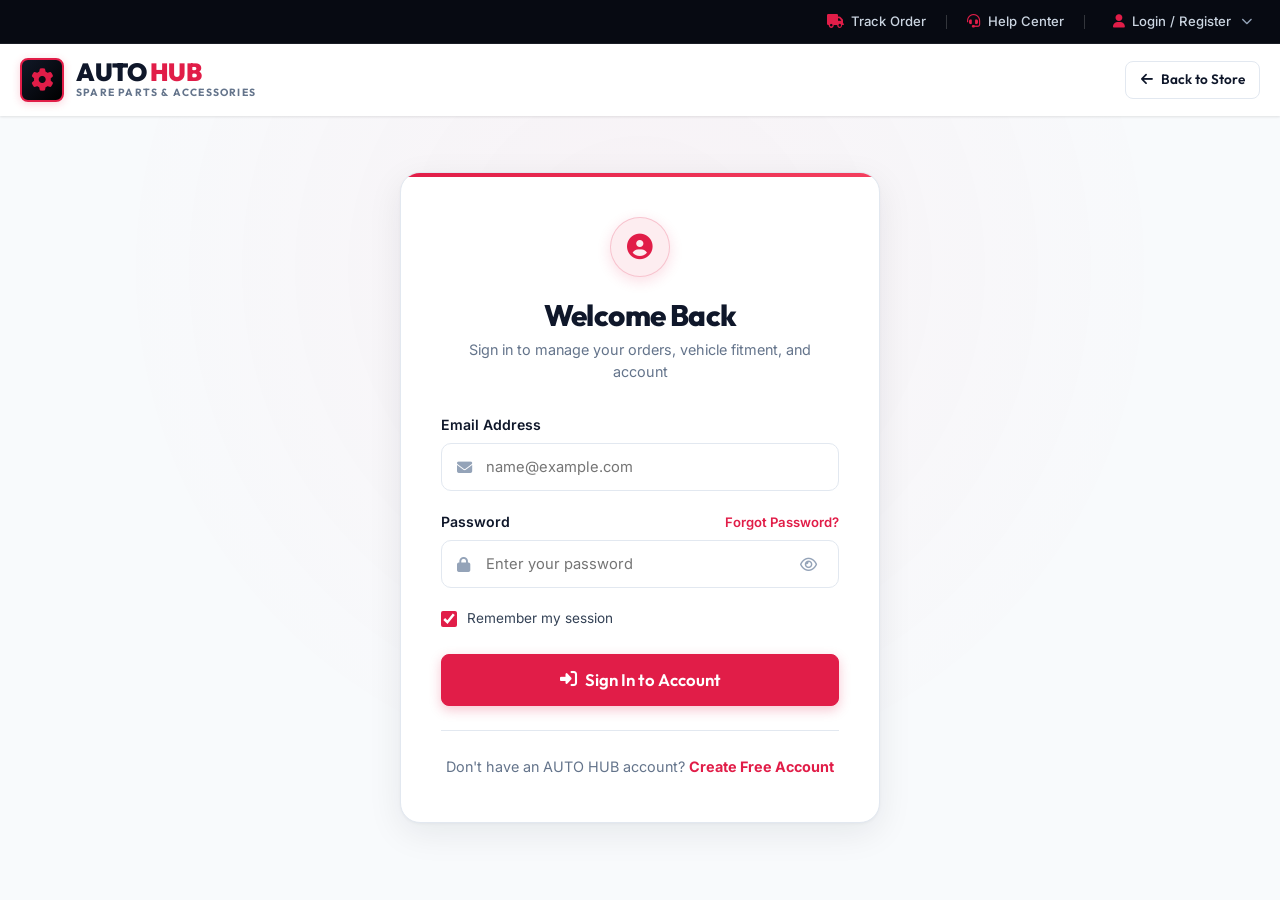
<file: login.html>
<!DOCTYPE html>
<html lang="en">
<head>
  <meta charset="UTF-8">
  <meta name="viewport" content="width=device-width, initial-scale=1.0">
  <title>Customer Login | AUTO HUB – Spare Parts &amp; Accessories</title>
  <meta name="description" content="Sign in to your AUTO HUB account to track orders, save vehicle garage profiles and access exclusive automotive spare parts discounts.">

  <!-- Favicon -->
  <link rel="icon" type="image/x-icon" href="images/logo/logo.png">

  <!-- Google Fonts -->
  <link rel="preconnect" href="https://fonts.googleapis.com">
  <link rel="preconnect" href="https://fonts.gstatic.com" crossorigin>
  <link href="https://fonts.googleapis.com/css2?family=Inter:wght@300;400;500;600;700&family=Outfit:wght@400;500;600;700;800;900&display=swap" rel="stylesheet">

  <!-- Font Awesome Icons -->
  <link rel="stylesheet" href="https://cdnjs.cloudflare.com/ajax/libs/font-awesome/6.5.1/css/all.min.css">

  <!-- Custom Stylesheets -->
  <link rel="stylesheet" href="css/style.css">
  <link rel="stylesheet" href="css/responsive.css">
</head>
<body>

  <!-- Top Header -->
  <header class="top-header">
    <div class="container">
      <div class="top-header-right">
        <a href="track-order.html"><i class="fas fa-truck"></i> Track Order</a>
        <span class="top-header-divider"></span>
        <a href="contact.html"><i class="fas fa-headset"></i> Help Center</a>
        <span class="top-header-divider"></span>
        <div class="user-dropdown-wrapper">
          <a href="login.html" class="user-dropdown-toggle" id="guest-profile-toggle" role="button" aria-expanded="false" aria-haspopup="true">
            <i class="fas fa-user"></i> 
            <span class="user-name">Login / Register</span>
            <i class="fas fa-chevron-down dropdown-arrow"></i>
          </a>
          <div class="user-menu-dropdown" id="guest-profile-menu">
            <a href="login.html" class="user-dropdown-item"><i class="fas fa-sign-in-alt"></i> <span>Login</span></a>
            <a href="register.html" class="user-dropdown-item"><i class="fas fa-user-plus"></i> <span>Register</span></a>
          </div>
        </div>
      </div>
    </div>
  </header>

  <!-- Main Navbar -->
  <nav class="main-navbar">
    <div class="container">
      <div class="navbar-inner">
        <a href="index.html" class="brand-logo">
          <div class="brand-icon"><i class="fas fa-cog"></i></div>
          <div class="brand-text">
            <span class="brand-title">AUTO <span>HUB</span></span>
            <span class="brand-subtitle">SPARE PARTS &amp; ACCESSORIES</span>
          </div>
        </a>

        <a href="index.html" class="btn btn-outline-dark btn-sm">
          <i class="fas fa-arrow-left"></i> Back to Store
        </a>
      </div>
    </div>
  </nav>

  <!-- Login Form Main -->
  <main class="auth-page-wrap">
    <div class="auth-card">
      <div class="auth-header">
        <div class="auth-icon-wrap">
          <i class="fas fa-user-circle"></i>
        </div>
        <h1 class="auth-title">Welcome Back</h1>
        <p class="auth-subtitle">Sign in to manage your orders, vehicle fitment, and account</p>
      </div>

      <form id="login-form" class="auth-form">
        <div class="form-group">
          <label class="form-label" for="login-email">Email Address</label>
          <div class="auth-input-wrap">
            <input type="email" class="form-control" id="login-email" required placeholder="name@example.com" autocomplete="email">
            <i class="fas fa-envelope input-icon"></i>
          </div>
        </div>

        <div class="form-group">
          <div style="display: flex; justify-content: space-between; align-items: center; margin-bottom: 0.4rem;">
            <label class="form-label" for="login-password" style="margin-bottom: 0;">Password</label>
            <a href="forgot-password.php" class="text-red" style="font-size: 0.82rem; font-weight: 600;" id="link-forgot-pw">Forgot Password?</a>
          </div>
          <div class="auth-input-wrap">
            <input type="password" class="form-control" id="login-password" required placeholder="Enter your password" autocomplete="current-password" style="padding-right: 2.75rem;">
            <i class="fas fa-lock input-icon"></i>
            <button type="button" class="auth-toggle-pw" aria-label="Toggle password visibility">
              <i class="far fa-eye"></i>
            </button>
          </div>
        </div>

        <div class="auth-options-row">
          <label class="filter-checkbox-label" style="font-size: 0.85rem; color: var(--text-body); cursor: pointer;">
            <input type="checkbox" id="remember-me" checked>
            <span>Remember my session</span>
          </label>
        </div>

        <button type="submit" class="btn btn-primary btn-block btn-lg">
          <i class="fas fa-sign-in-alt"></i> Sign In to Account
        </button>
      </form>

      <div class="auth-footer">
        Don't have an AUTO HUB account? <a href="register.html">Create Free Account</a>
      </div>
    </div>
  </main>

  <!-- Scripts -->
  <script src="js/data.js"></script>
  <script src="js/store.js"></script>
  <script src="js/script.js"></script>

  <script>
    document.addEventListener('DOMContentLoaded', () => {
      const pwToggle = document.querySelector('.auth-toggle-pw');
      const pwInput = document.getElementById('login-password');
      if (pwToggle && pwInput) {
        pwToggle.addEventListener('click', () => {
          const isPassword = pwInput.type === 'password';
          pwInput.type = isPassword ? 'text' : 'password';
          const icon = pwToggle.querySelector('i');
          if (icon) {
            icon.className = isPassword ? 'far fa-eye-slash' : 'far fa-eye';
          }
        });
      }

      document.getElementById('login-form').addEventListener('submit', (e) => {
        e.preventDefault();
        const email = document.getElementById('login-email').value;
        Store.showToast(`Welcome back! Logging in...`, 'success');
        setTimeout(() => {
          window.location.href = 'index.html';
        }, 1200);
      });
    });
  </script>
</body>
</html>
</file>
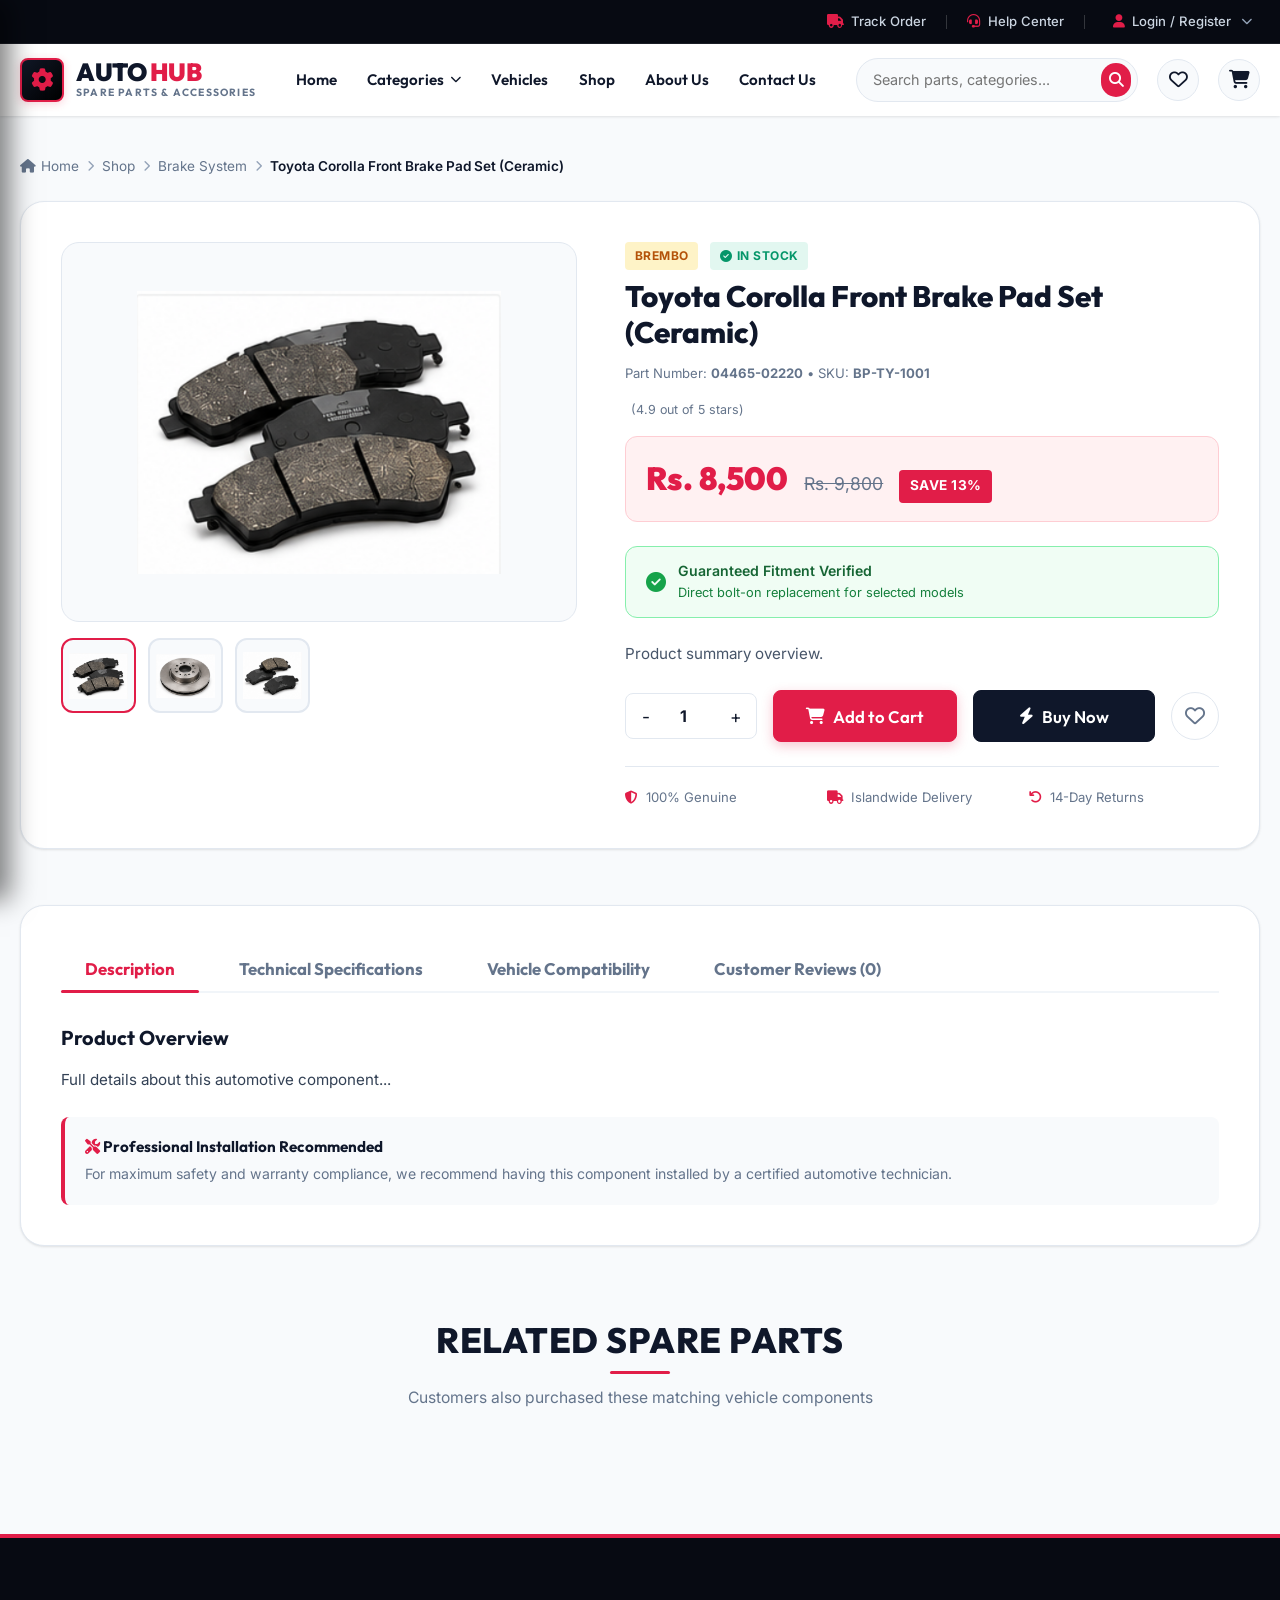
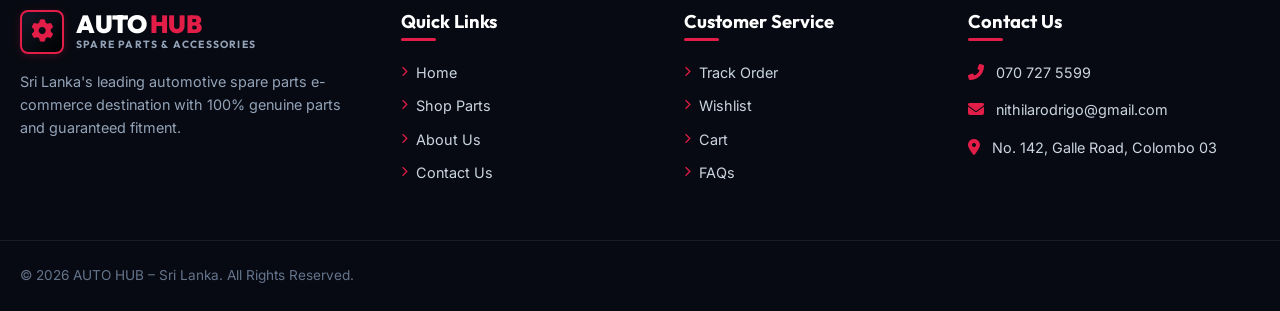
<file: product-details.html>
<!DOCTYPE html>
<html lang="en">
<head>
  <meta charset="UTF-8">
  <meta name="viewport" content="width=device-width, initial-scale=1.0">
  <title>Product Details | AUTO HUB – Spare Parts &amp; Accessories</title>
  <meta name="description" content="Detailed automotive spare parts specifications, vehicle fitment compatibility, pricing, and genuine OEM warranties at AUTO HUB Sri Lanka.">

  <!-- Favicon -->
  <link rel="icon" type="image/x-icon" href="images/logo/logo.png">

  <!-- Google Fonts -->
  <link rel="preconnect" href="https://fonts.googleapis.com">
  <link rel="preconnect" href="https://fonts.gstatic.com" crossorigin>
  <link href="https://fonts.googleapis.com/css2?family=Inter:wght@300;400;500;600;700&family=Outfit:wght@400;500;600;700;800;900&display=swap" rel="stylesheet">

  <!-- Font Awesome Icons -->
  <link rel="stylesheet" href="https://cdnjs.cloudflare.com/ajax/libs/font-awesome/6.5.1/css/all.min.css">

  <!-- Custom Stylesheets -->
  <link rel="stylesheet" href="css/style.css">
  <link rel="stylesheet" href="css/responsive.css">
</head>
<body>

  <!-- Top Header -->
  <header class="top-header">
    <div class="container">
      <div class="top-header-right">
        <a href="track-order.html"><i class="fas fa-truck"></i> Track Order</a>
        <span class="top-header-divider"></span>
        <a href="contact.html"><i class="fas fa-headset"></i> Help Center</a>
        <span class="top-header-divider"></span>
        <div class="user-dropdown-wrapper">
          <a href="login.html" class="user-dropdown-toggle" id="guest-profile-toggle" role="button" aria-expanded="false" aria-haspopup="true">
            <i class="fas fa-user"></i> 
            <span class="user-name">Login / Register</span>
            <i class="fas fa-chevron-down dropdown-arrow"></i>
          </a>
          <div class="user-menu-dropdown" id="guest-profile-menu">
            <a href="login.html" class="user-dropdown-item"><i class="fas fa-sign-in-alt"></i> <span>Login</span></a>
            <a href="register.html" class="user-dropdown-item"><i class="fas fa-user-plus"></i> <span>Register</span></a>
          </div>
        </div>
      </div>
    </div>
  </header>

  <!-- Main Navbar -->
  <nav class="main-navbar">
    <div class="container">
      <div class="navbar-inner">
        <button class="mobile-menu-btn" aria-label="Toggle navigation menu">
          <i class="fas fa-bars"></i>
        </button>

        <a href="index.html" class="brand-logo">
          <div class="brand-icon"><i class="fas fa-cog"></i></div>
          <div class="brand-text">
            <span class="brand-title">AUTO <span>HUB</span></span>
            <span class="brand-subtitle">SPARE PARTS &amp; ACCESSORIES</span>
          </div>
        </a>

        <ul class="nav-menu">
          <li class="nav-item"><a href="index.html" class="nav-link">Home</a></li>
          <li class="nav-item">
            <a href="shop.html" class="nav-link">Categories <i class="fas fa-chevron-down"></i></a>
            <div class="dropdown-menu">
              <a href="category.html?id=body-parts" class="dropdown-item"><i class="fas fa-car-side"></i> Body Parts</a>
              <a href="category.html?id=brake-system" class="dropdown-item"><i class="fas fa-compact-disc"></i> Brake System</a>
              <a href="category.html?id=cooling-system" class="dropdown-item"><i class="fas fa-fan"></i> Cooling System</a>
              <a href="category.html?id=electrical" class="dropdown-item"><i class="fas fa-bolt"></i> Electrical</a>
              <a href="category.html?id=engine-parts" class="dropdown-item"><i class="fas fa-cogs"></i> Engine Parts</a>
              <a href="category.html?id=filters" class="dropdown-item"><i class="fas fa-filter"></i> Filters</a>
            </div>
          </li>
          <li class="nav-item"><a href="shop.html" class="nav-link">Vehicles</a></li>
          <li class="nav-item"><a href="shop.html" class="nav-link">Shop</a></li>
          <li class="nav-item"><a href="about.html" class="nav-link">About Us</a></li>
          <li class="nav-item"><a href="contact.html" class="nav-link">Contact Us</a></li>
        </ul>

        <div class="navbar-actions">
          <div class="search-wrapper">
            <form class="search-form">
              <input type="text" class="search-input" placeholder="Search parts, categories..." autocomplete="off">
              <button type="submit" class="search-btn"><i class="fas fa-search"></i></button>
            </form>
          </div>

          <a href="wishlist.html" class="nav-icon-link" title="My Wishlist">
            <i class="far fa-heart"></i>
            <span class="badge-count wishlist-badge-count" style="display: none;">0</span>
          </a>

          <a href="cart.html" class="nav-icon-link" title="Shopping Cart">
            <i class="fas fa-shopping-cart"></i>
            <span class="badge-count cart-badge-count" style="display: none;">0</span>
          </a>
        </div>
      </div>
    </div>
  </nav>

  <!-- =========================================================================
       Product Details Section
       ========================================================================= -->
  <main class="product-details-wrap">
    <div class="container">
      
      <!-- Breadcrumbs -->
      <nav class="breadcrumb-nav">
        <a href="index.html"><i class="fas fa-home"></i> Home</a>
        <i class="fas fa-chevron-right breadcrumb-separator"></i>
        <a href="shop.html">Shop</a>
        <i class="fas fa-chevron-right breadcrumb-separator"></i>
        <span id="detail-category-crumb">Category</span>
        <i class="fas fa-chevron-right breadcrumb-separator"></i>
        <span id="detail-title-crumb" style="color: var(--text-main); font-weight: 600;">Product Title</span>
      </nav>

      <!-- Main Product Details Grid -->
      <div class="product-detail-grid">
        
        <!-- Left: Image Gallery -->
        <div class="product-gallery-col">
          <div class="gallery-main-box">
            <img src="" alt="Product Image" id="detail-main-img" class="gallery-main-img">
          </div>
          <div class="gallery-thumbnails" id="detail-thumbnails">
            <!-- Thumbnails inserted dynamically -->
          </div>
        </div>

        <!-- Right: Product Info & Purchase Controls -->
        <div class="product-info-col">
          <div class="product-meta-header">
            <span class="badge badge-bestseller" id="detail-brand-badge">Brand</span>
            <span class="badge badge-instock" id="detail-stock-badge"><i class="fas fa-check-circle"></i> In Stock</span>
          </div>

          <h1 class="product-detail-title" id="detail-title">Loading Product...</h1>
          
          <div class="product-sku-badge">
            Part Number: <strong id="detail-part-no">OEM-0000</strong> &bull; SKU: <strong id="detail-sku">SKU-0000</strong>
          </div>

          <div class="product-rating" style="margin-bottom: 1rem;">
            <div class="stars" id="detail-stars"></div>
            <span class="rating-count" id="detail-rating-text">(4.9 out of 5 stars)</span>
          </div>

          <!-- Pricing Box -->
          <div class="product-detail-price-box">
            <span class="detail-current-price" id="detail-price">Rs. 0</span>
            <span class="detail-old-price" id="detail-old-price"></span>
            <span class="badge badge-discount" id="detail-discount-badge" style="font-size: 0.85rem; padding: 0.35rem 0.65rem;"></span>
          </div>

          <!-- Vehicle Compatibility Fitment Banner -->
          <div class="fitment-checker-box">
            <i class="fas fa-check-circle"></i>
            <div>
              <div class="fitment-checker-text" id="detail-compat-heading">Guaranteed Fitment Verified</div>
              <div style="font-size: 0.8rem; color: #15803d;" id="detail-compat-sub">Direct bolt-on replacement for selected models</div>
            </div>
          </div>

          <!-- Short Description -->
          <p style="font-size: 0.95rem; color: #475569; line-height: 1.6; margin-bottom: 1.5rem;" id="detail-short-desc">
            Product summary overview.
          </p>

          <!-- Quantity Stepper & Buttons -->
          <div class="product-actions-wrap">
            <div class="quantity-stepper">
              <button class="qty-btn" id="btn-qty-minus" aria-label="Decrease quantity">-</button>
              <input type="number" class="qty-input" id="detail-qty-input" value="1" min="1" max="99" readonly>
              <button class="qty-btn" id="btn-qty-plus" aria-label="Increase quantity">+</button>
            </div>

            <button class="btn btn-primary btn-lg" id="btn-detail-add-cart" style="flex: 1;">
              <i class="fas fa-shopping-cart"></i> Add to Cart
            </button>

            <button class="btn btn-secondary btn-lg" id="btn-detail-buy-now" style="flex: 1;">
              <i class="fas fa-bolt"></i> Buy Now
            </button>

            <button class="btn-wishlist" id="btn-detail-wishlist" style="position: static; width: 48px; height: 48px; font-size: 1.25rem;" title="Add to Wishlist">
              <i class="far fa-heart"></i>
            </button>
          </div>

          <!-- Trust Badges -->
          <div style="display: grid; grid-template-columns: repeat(3, 1fr); gap: 0.75rem; padding-top: 1.25rem; border-top: 1px solid var(--border-color);">
            <div style="display: flex; align-items: center; gap: 0.5rem; font-size: 0.82rem; color: #64748b;">
              <i class="fas fa-shield-alt text-red"></i> 100% Genuine
            </div>
            <div style="display: flex; align-items: center; gap: 0.5rem; font-size: 0.82rem; color: #64748b;">
              <i class="fas fa-truck text-red"></i> Islandwide Delivery
            </div>
            <div style="display: flex; align-items: center; gap: 0.5rem; font-size: 0.82rem; color: #64748b;">
              <i class="fas fa-undo text-red"></i> 14-Day Returns
            </div>
          </div>

        </div>

      </div>

      <!-- =====================================================================
           Product Tabs Section (Description, Specs, Fitment, Reviews)
           ===================================================================== -->
      <section class="product-tabs-section">
        
        <div class="tab-nav-buttons">
          <button class="tab-nav-btn active" data-tab="tab-desc">Description</button>
          <button class="tab-nav-btn" data-tab="tab-specs">Technical Specifications</button>
          <button class="tab-nav-btn" data-tab="tab-fitment">Vehicle Compatibility</button>
          <button class="tab-nav-btn" data-tab="tab-reviews">Customer Reviews (<span id="tab-reviews-count">0</span>)</button>
        </div>

        <!-- Tab 1: Description -->
        <div class="tab-content-panel active" id="tab-desc">
          <h3 style="font-size: 1.25rem; margin-bottom: 1rem;">Product Overview</h3>
          <p id="detail-full-description" style="line-height: 1.8; color: #334155; margin-bottom: 1.5rem;">
            Full details about this automotive component...
          </p>
          <div style="background: #f8fafc; padding: 1.25rem; border-radius: 8px; border-left: 4px solid var(--primary-red);">
            <h4 style="font-size: 0.95rem; margin-bottom: 0.4rem;"><i class="fas fa-tools text-red"></i> Professional Installation Recommended</h4>
            <p style="font-size: 0.88rem; color: #64748b;">
              For maximum safety and warranty compliance, we recommend having this component installed by a certified automotive technician.
            </p>
          </div>
        </div>

        <!-- Tab 2: Technical Specifications -->
        <div class="tab-content-panel" id="tab-specs">
          <h3 style="font-size: 1.25rem; margin-bottom: 1rem;">Technical Specifications</h3>
          <table class="specs-table" id="detail-specs-table">
            <!-- Populated via JS -->
          </table>
        </div>

        <!-- Tab 3: Vehicle Compatibility -->
        <div class="tab-content-panel" id="tab-fitment">
          <h3 style="font-size: 1.25rem; margin-bottom: 1rem;">Verified Fitment List</h3>
          <p style="color: #64748b; font-size: 0.9rem; margin-bottom: 1.25rem;">
            This spare part is guaranteed to fit the following vehicle chassis and model years:
          </p>
          <ul id="detail-fitment-list" style="display: flex; flex-direction: column; gap: 0.75rem;">
            <!-- Populated via JS -->
          </ul>
        </div>

        <!-- Tab 4: Customer Reviews -->
        <div class="tab-content-panel" id="tab-reviews">
          <div style="display: grid; grid-template-columns: 1fr 1fr; gap: 2.5rem;">
            
            <div>
              <h3 style="font-size: 1.25rem; margin-bottom: 1.25rem;">Verified Customer Ratings</h3>
              <div class="reviews-list-container" id="detail-reviews-list" style="display: flex; flex-direction: column; gap: 1rem;">
                <!-- Populated via JS -->
              </div>
            </div>

            <!-- Add Review Form -->
            <div style="background: #f8fafc; padding: 1.75rem; border-radius: 12px; border: 1px solid #e2e8f0;">
              <h3 style="font-size: 1.15rem; margin-bottom: 0.5rem;">Write a Review</h3>
              <p style="font-size: 0.85rem; color: #64748b; margin-bottom: 1.25rem;">Share your experience with other Sri Lankan car owners</p>

              <form id="review-form">
                <div class="form-group">
                  <label class="form-label">Your Name</label>
                  <input type="text" class="form-control" id="review-name" required placeholder="e.g. Nimal Perera">
                </div>

                <div class="form-group">
                  <label class="form-label">Vehicle Make &amp; Model</label>
                  <input type="text" class="form-control" id="review-vehicle" required placeholder="e.g. Toyota Corolla 2018">
                </div>

                <div class="form-group">
                  <label class="form-label">Rating</label>
                  <select class="form-control" id="review-rating">
                    <option value="5">⭐⭐⭐⭐⭐ (5/5 Excellent)</option>
                    <option value="4">⭐⭐⭐⭐ (4/5 Good)</option>
                    <option value="3">⭐⭐⭐ (3/5 Average)</option>
                  </select>
                </div>

                <div class="form-group">
                  <label class="form-label">Review Comment</label>
                  <textarea class="form-control" id="review-comment" rows="3" required placeholder="Describe fitment, quality, performance..."></textarea>
                </div>

                <button type="submit" class="btn btn-primary btn-block">
                  <i class="fas fa-paper-plane"></i> Submit Review
                </button>
              </form>
            </div>

          </div>
        </div>

      </section>

      <!-- Related Products Section -->
      <section style="margin-top: 4.5rem;">
        <div class="section-title-wrap">
          <h2 class="section-title">RELATED SPARE PARTS</h2>
          <p class="section-subtitle">Customers also purchased these matching vehicle components</p>
        </div>
        <div class="products-grid" id="related-products-grid">
          <!-- Populated via JS -->
        </div>
      </section>

    </div>
  </main>

  <!-- Footer -->
  <footer class="footer">
    <div class="container">
      <div class="footer-grid">
        <div class="footer-col">
          <a href="index.html" class="brand-logo" style="margin-bottom: 1rem;">
            <div class="brand-icon"><i class="fas fa-cog"></i></div>
            <div class="brand-text">
              <span class="brand-title" style="color: white;">AUTO <span>HUB</span></span>
              <span class="brand-subtitle" style="color: #94a3b8;">SPARE PARTS &amp; ACCESSORIES</span>
            </div>
          </a>
          <p class="footer-about-text">
            Sri Lanka's leading automotive spare parts e-commerce destination with 100% genuine parts and guaranteed fitment.
          </p>
        </div>
        <div class="footer-col">
          <h3>Quick Links</h3>
          <div class="footer-links">
            <a href="index.html"><i class="fas fa-chevron-right"></i> Home</a>
            <a href="shop.html"><i class="fas fa-chevron-right"></i> Shop Parts</a>
            <a href="about.html"><i class="fas fa-chevron-right"></i> About Us</a>
            <a href="contact.html"><i class="fas fa-chevron-right"></i> Contact Us</a>
          </div>
        </div>
        <div class="footer-col">
          <h3>Customer Service</h3>
          <div class="footer-links">
            <a href="track-order.html"><i class="fas fa-chevron-right"></i> Track Order</a>
            <a href="wishlist.html"><i class="fas fa-chevron-right"></i> Wishlist</a>
            <a href="cart.html"><i class="fas fa-chevron-right"></i> Cart</a>
            <a href="contact.html#faq"><i class="fas fa-chevron-right"></i> FAQs</a>
          </div>
        </div>
        <div class="footer-col">
          <h3>Contact Us</h3>
          <div class="footer-contact-list">
            <div class="footer-contact-item"><i class="fas fa-phone-alt"></i> <a href="tel:0707275599" style="color: inherit;">070 727 5599</a></div>
            <div class="footer-contact-item"><i class="fas fa-envelope"></i> <a href="mailto:nithilarodrigo@gmail.com" style="color: inherit;">nithilarodrigo@gmail.com</a></div>
            <div class="footer-contact-item"><i class="fas fa-map-marker-alt"></i> No. 142, Galle Road, Colombo 03</div>
          </div>
        </div>
      </div>
    </div>
    <div class="footer-bottom">
      <div class="container">
        <div>&copy; 2026 AUTO HUB – Sri Lanka. All Rights Reserved.</div>
      </div>
    </div>
  </footer>

  <!-- Mobile Drawer -->
  <div class="mobile-nav-overlay" id="mobile-nav-overlay"></div>
  <div class="mobile-nav-drawer" id="mobile-nav-drawer">
    <div class="drawer-header">
      <a href="index.html" class="brand-logo">
        <div class="brand-icon" style="width: 36px; height: 36px;"><i class="fas fa-cog"></i></div>
        <div class="brand-text"><span class="brand-title" style="color: white; font-size: 1.25rem;">AUTO <span>HUB</span></span></div>
      </a>
      <button class="drawer-close-btn" id="drawer-close-btn">&times;</button>
    </div>
    <div class="drawer-body">
      <div class="drawer-links">
        <a href="index.html" class="drawer-link">Home <i class="fas fa-chevron-right"></i></a>
        <a href="shop.html" class="drawer-link">Shop All Parts <i class="fas fa-chevron-right"></i></a>
        <a href="wishlist.html" class="drawer-link">Wishlist <span class="badge badge-discount wishlist-badge-count" style="display:none;">0</span></a>
        <a href="cart.html" class="drawer-link">Cart <span class="badge badge-discount cart-badge-count" style="display:none;">0</span></a>
        <a href="track-order.html" class="drawer-link">Track Order <i class="fas fa-chevron-right"></i></a>
        <a href="about.html" class="drawer-link">About Us <i class="fas fa-chevron-right"></i></a>
        <a href="contact.html" class="drawer-link">Contact Us <i class="fas fa-chevron-right"></i></a>
      </div>
    </div>
  </div>

  <button class="back-to-top" id="back-to-top" aria-label="Back to top"><i class="fas fa-arrow-up"></i></button>

  <!-- Scripts -->
  <script src="js/data.js"></script>
  <script src="js/store.js"></script>
  <script src="js/script.js"></script>

  <!-- Product Details Logic -->
  <script>
    document.addEventListener('DOMContentLoaded', () => {
      const urlParams = new URLSearchParams(window.location.search);
      const productId = Number(urlParams.get('id')) || 1;
      const product = AUTO_HUB_DATA.products.find(p => p.id === productId) || AUTO_HUB_DATA.products[0];

      // Update Page Title
      document.title = `${product.name} | AUTO HUB Sri Lanka`;

      // Breadcrumbs
      document.getElementById('detail-category-crumb').textContent = product.categoryName;
      document.getElementById('detail-title-crumb').textContent = product.name;

      // Images
      const mainImg = document.getElementById('detail-main-img');
      mainImg.src = product.image;
      mainImg.alt = product.name;

      const thumbsContainer = document.getElementById('detail-thumbnails');
      const gallery = product.gallery || [product.image];
      thumbsContainer.innerHTML = gallery.map((imgSrc, idx) => `
        <div class="thumb-item ${idx === 0 ? 'active' : ''}" data-src="${imgSrc}">
          <img src="${imgSrc}" alt="Thumbnail ${idx + 1}">
        </div>
      `).join('');

      thumbsContainer.querySelectorAll('.thumb-item').forEach(thumb => {
        thumb.addEventListener('click', () => {
          thumbsContainer.querySelectorAll('.thumb-item').forEach(t => t.classList.remove('active'));
          thumb.classList.add('active');
          mainImg.src = thumb.getAttribute('data-src');
        });
      });

      // Product Details Fill
      document.getElementById('detail-brand-badge').textContent = product.brand;
      document.getElementById('detail-title').textContent = product.name;
      document.getElementById('detail-part-no').textContent = product.partNumber;
      document.getElementById('detail-sku').textContent = product.sku;
      document.getElementById('detail-price').textContent = Store.formatPrice(product.price);
      
      const oldPriceEl = document.getElementById('detail-old-price');
      const discountEl = document.getElementById('detail-discount-badge');
      if (product.oldPrice && product.oldPrice > product.price) {
        oldPriceEl.textContent = Store.formatPrice(product.oldPrice);
        discountEl.textContent = `Save ${product.discount || Math.round((1 - product.price/product.oldPrice)*100)}%`;
      } else {
        oldPriceEl.style.display = 'none';
        discountEl.style.display = 'none';
      }

      document.getElementById('detail-stars').innerHTML = getStarRatingHtml(product.rating);
      document.getElementById('detail-rating-text').textContent = `(${product.rating} / 5.0 rating &bull; ${product.reviewsCount} customer reviews)`;
      document.getElementById('detail-compat-heading').textContent = `Guaranteed Fit: ${product.make} ${product.model} (${product.yearRange})`;
      document.getElementById('detail-short-desc').textContent = product.shortDescription;
      document.getElementById('detail-full-description').textContent = product.description;

      // Wishlist Button State
      const wishBtn = document.getElementById('btn-detail-wishlist');
      const isWish = Store.isInWishlist(product.id);
      if (isWish) {
        wishBtn.classList.add('active');
        wishBtn.querySelector('i').className = 'fas fa-heart';
      }
      wishBtn.addEventListener('click', () => {
        const added = Store.toggleWishlist(product.id);
        if (added) {
          wishBtn.classList.add('active');
          wishBtn.querySelector('i').className = 'fas fa-heart';
        } else {
          wishBtn.classList.remove('active');
          wishBtn.querySelector('i').className = 'far fa-heart';
        }
      });

      // Stepper Logic
      const qtyInput = document.getElementById('detail-qty-input');
      document.getElementById('btn-qty-minus').addEventListener('click', () => {
        let val = parseInt(qtyInput.value) || 1;
        if (val > 1) qtyInput.value = val - 1;
      });
      document.getElementById('btn-qty-plus').addEventListener('click', () => {
        let val = parseInt(qtyInput.value) || 1;
        qtyInput.value = val + 1;
      });

      // Add to Cart
      document.getElementById('btn-detail-add-cart').addEventListener('click', () => {
        const qty = parseInt(qtyInput.value) || 1;
        Store.addToCart(product.id, qty);
      });

      // Buy Now
      document.getElementById('btn-detail-buy-now').addEventListener('click', () => {
        const qty = parseInt(qtyInput.value) || 1;
        Store.addToCart(product.id, qty);
        window.location.href = 'checkout.html';
      });

      // Specs Table
      const specsTable = document.getElementById('detail-specs-table');
      if (product.specs) {
        specsTable.innerHTML = Object.entries(product.specs).map(([key, val]) => `
          <tr>
            <th>${escapeHtml(key)}</th>
            <td>${escapeHtml(val)}</td>
          </tr>
        `).join('');
      }

      // Fitment List
      const fitmentList = document.getElementById('detail-fitment-list');
      if (product.fitment && product.fitment.length > 0) {
        fitmentList.innerHTML = product.fitment.map(item => `
          <li style="display: flex; align-items: center; gap: 0.6rem; font-size: 0.92rem; color: #1e293b;">
            <i class="fas fa-check text-red"></i> ${escapeHtml(item)}
          </li>
        `).join('');
      }

      // Reviews List
      document.getElementById('tab-reviews-count').textContent = AUTO_HUB_DATA.reviews.length;
      const reviewsList = document.getElementById('detail-reviews-list');
      reviewsList.innerHTML = AUTO_HUB_DATA.reviews.map(r => `
        <div style="background: white; border: 1px solid #e2e8f0; border-radius: 8px; padding: 1.25rem;">
          <div style="display: flex; justify-content: space-between; align-items: center; margin-bottom: 0.5rem;">
            <strong style="font-size: 0.95rem;">${escapeHtml(r.author)}</strong>
            <span style="font-size: 0.78rem; color: #94a3b8;">${r.date}</span>
          </div>
          <div style="font-size: 0.8rem; color: #64748b; margin-bottom: 0.5rem;">
            <i class="fas fa-car-side"></i> ${r.vehicle} &bull; ${r.location}
          </div>
          <div class="stars" style="margin-bottom: 0.5rem; font-size: 0.8rem;">
            ${getStarRatingHtml(r.rating)}
          </div>
          <p style="font-size: 0.88rem; color: #334155; font-style: italic;">"${escapeHtml(r.comment)}"</p>
        </div>
      `).join('');

      // Review Form Submission
      const reviewForm = document.getElementById('review-form');
      reviewForm.addEventListener('submit', (e) => {
        e.preventDefault();
        const author = document.getElementById('review-name').value;
        const vehicle = document.getElementById('review-vehicle').value;
        const rating = Number(document.getElementById('review-rating').value);
        const comment = document.getElementById('review-comment').value;

        const newReview = {
          id: Date.now(),
          author,
          vehicle,
          location: 'Colombo, Sri Lanka',
          rating,
          date: 'Just now',
          comment
        };

        AUTO_HUB_DATA.reviews.unshift(newReview);
        Store.showToast('Thank you! Your verified review has been submitted.', 'success');
        reviewForm.reset();

        // Refresh reviews list
        document.getElementById('tab-reviews-count').textContent = AUTO_HUB_DATA.reviews.length;
        reviewsList.insertAdjacentHTML('afterbegin', `
          <div style="background: white; border: 1px solid #86efac; border-radius: 8px; padding: 1.25rem;">
            <div style="display: flex; justify-content: space-between; align-items: center; margin-bottom: 0.5rem;">
              <strong style="font-size: 0.95rem;">${escapeHtml(newReview.author)} <span class="badge badge-instock">New</span></strong>
              <span style="font-size: 0.78rem; color: #94a3b8;">Just now</span>
            </div>
            <div style="font-size: 0.8rem; color: #64748b; margin-bottom: 0.5rem;">
              <i class="fas fa-car-side"></i> ${escapeHtml(newReview.vehicle)}
            </div>
            <div class="stars" style="margin-bottom: 0.5rem; font-size: 0.8rem;">
              ${getStarRatingHtml(newReview.rating)}
            </div>
            <p style="font-size: 0.88rem; color: #334155; font-style: italic;">"${escapeHtml(newReview.comment)}"</p>
          </div>
        `);
      });

      // Tabs Navigation
      const tabBtns = document.querySelectorAll('.tab-nav-btn');
      const tabPanels = document.querySelectorAll('.tab-content-panel');
      tabBtns.forEach(btn => {
        btn.addEventListener('click', () => {
          tabBtns.forEach(b => b.classList.remove('active'));
          tabPanels.forEach(p => p.classList.remove('active'));
          btn.classList.add('active');
          const targetId = btn.getAttribute('data-tab');
          document.getElementById(targetId).classList.add('active');
        });
      });

      // Related Products
      const relatedGrid = document.getElementById('related-products-grid');
      const relatedList = AUTO_HUB_DATA.products.filter(p => p.id !== product.id && (p.category === product.category || p.make === product.make)).slice(0, 4);
      relatedGrid.innerHTML = relatedList.map(item => createProductCardHtml(item)).join('');
      bindProductCardEvents(relatedGrid);
    });
  </script>
</body>
</html>
</file>
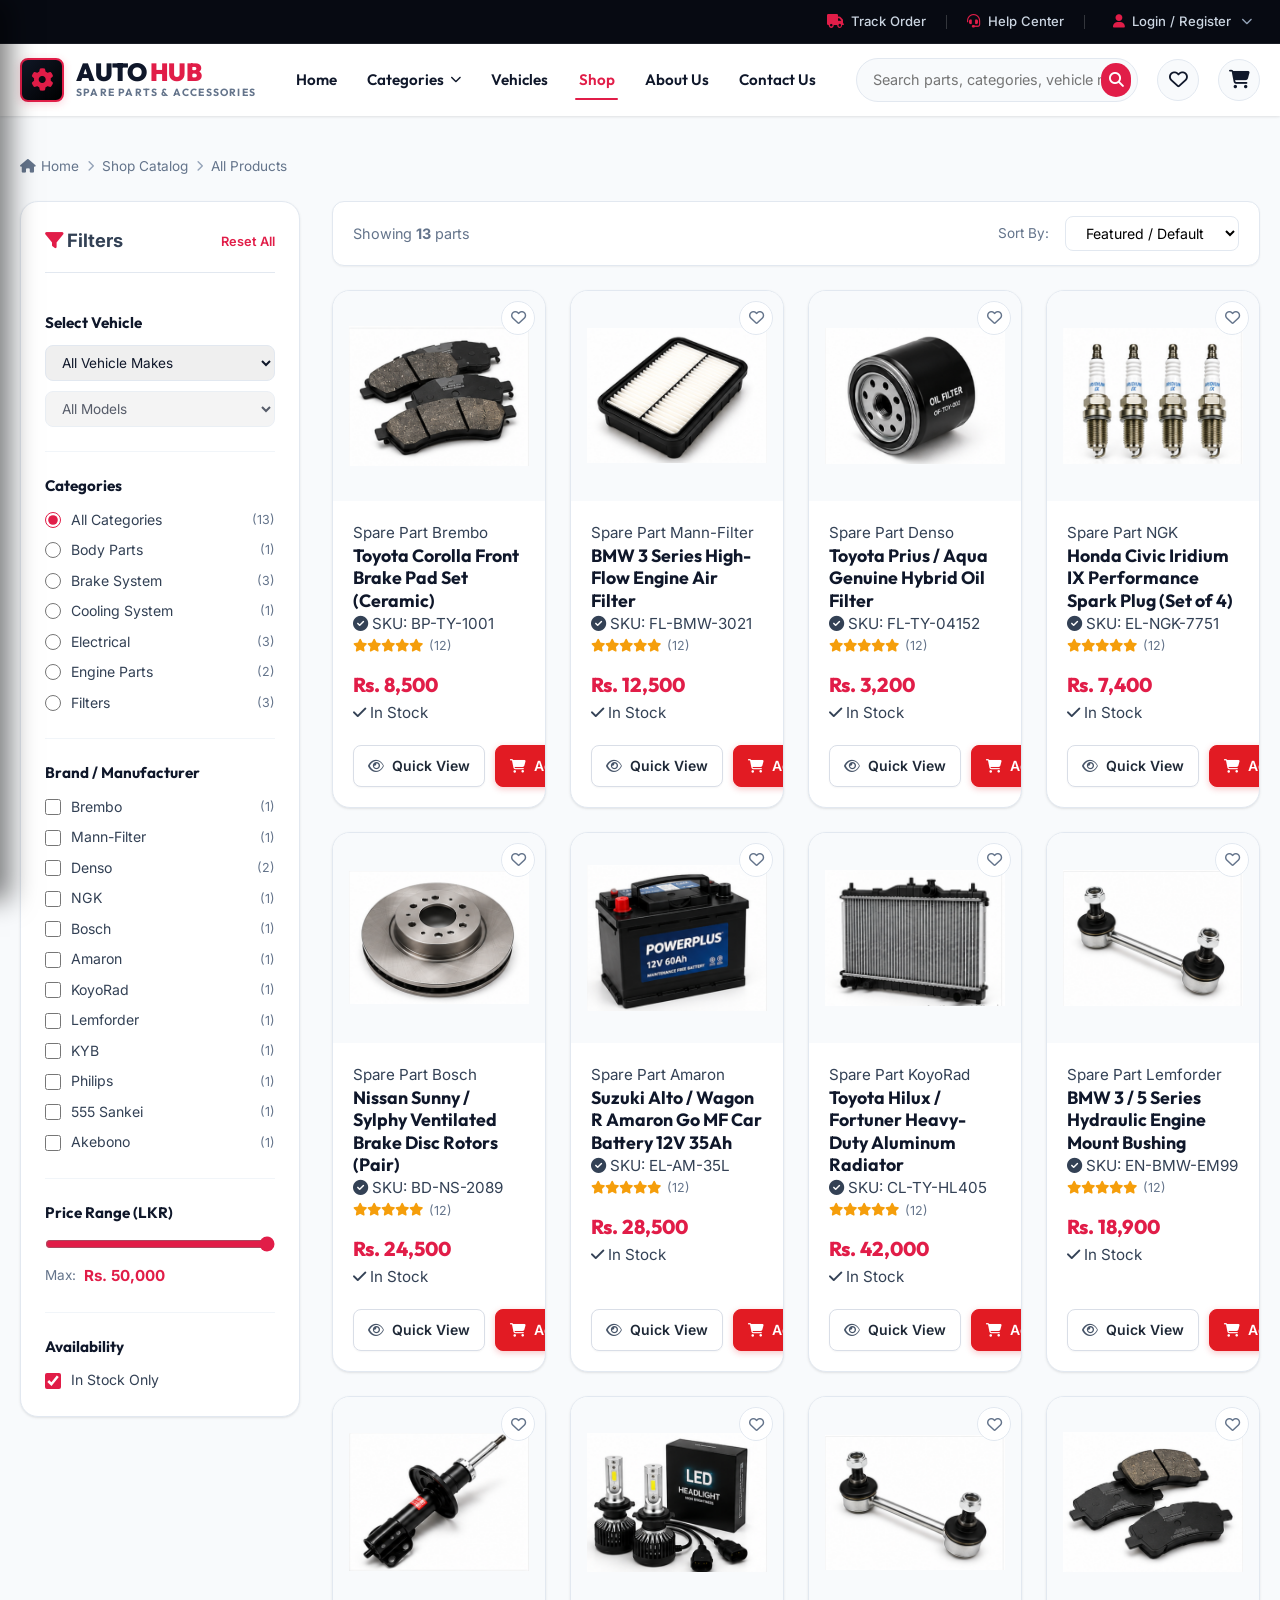
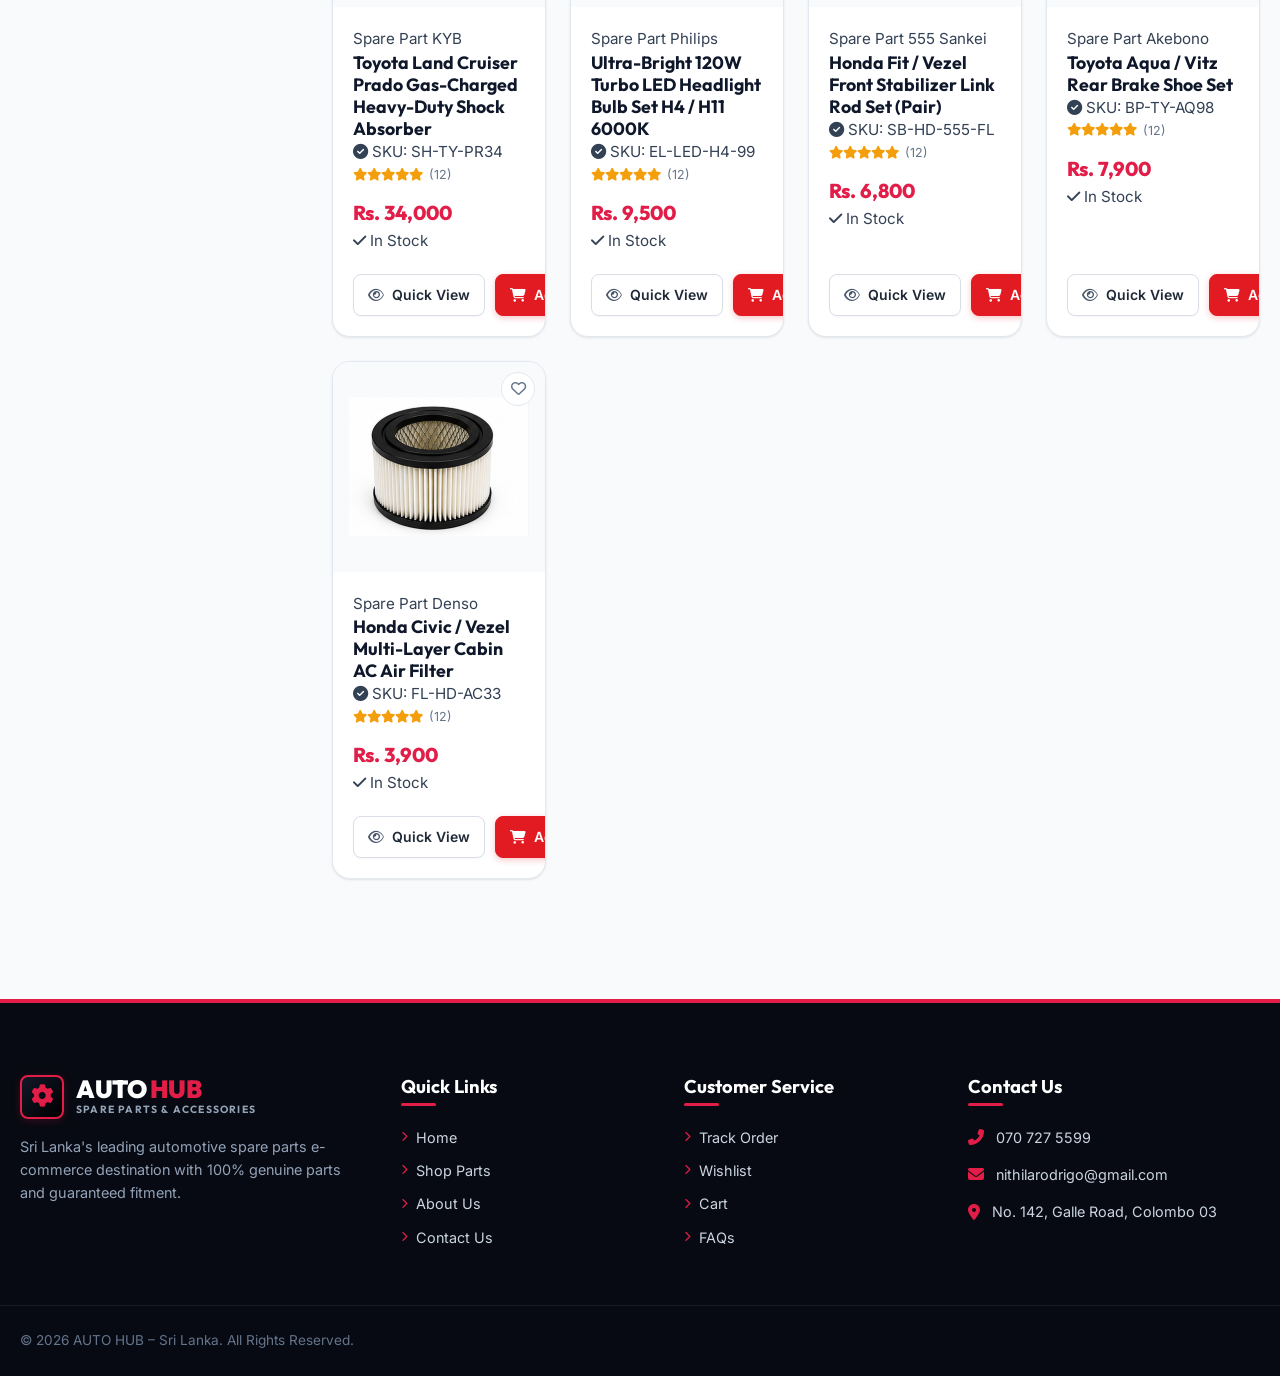
<file: shop.html>
<!DOCTYPE html>
<html lang="en">
<head>
  <meta charset="UTF-8">
  <meta name="viewport" content="width=device-width, initial-scale=1.0">
  <title>Shop Automotive Spare Parts &amp; Accessories | AUTO HUB Sri Lanka</title>
  <meta name="description" content="Browse hundreds of automotive spare parts with verified vehicle compatibility. Filter by make, model, brand, price and category. Fast islandwide delivery in Sri Lanka.">

  <!-- Favicon -->
  <link rel="icon" type="image/x-icon" href="images/logo/logo.png">

  <!-- Google Fonts -->
  <link rel="preconnect" href="https://fonts.googleapis.com">
  <link rel="preconnect" href="https://fonts.gstatic.com" crossorigin>
  <link href="https://fonts.googleapis.com/css2?family=Inter:wght@300;400;500;600;700&family=Outfit:wght@400;500;600;700;800;900&display=swap" rel="stylesheet">

  <!-- Font Awesome Icons -->
  <link rel="stylesheet" href="https://cdnjs.cloudflare.com/ajax/libs/font-awesome/6.5.1/css/all.min.css">

  <!-- Custom Stylesheets -->
  <link rel="stylesheet" href="css/style.css">
  <link rel="stylesheet" href="css/responsive.css">
</head>
<body>

  <!-- Top Header -->
  <header class="top-header">
    <div class="container">
      <div class="top-header-right">
        <a href="track-order.html"><i class="fas fa-truck"></i> Track Order</a>
        <span class="top-header-divider"></span>
        <a href="contact.html"><i class="fas fa-headset"></i> Help Center</a>
        <span class="top-header-divider"></span>
        <div class="user-dropdown-wrapper">
          <a href="login.html" class="user-dropdown-toggle" id="guest-profile-toggle" role="button" aria-expanded="false" aria-haspopup="true">
            <i class="fas fa-user"></i> 
            <span class="user-name">Login / Register</span>
            <i class="fas fa-chevron-down dropdown-arrow"></i>
          </a>
          <div class="user-menu-dropdown" id="guest-profile-menu">
            <a href="login.html" class="user-dropdown-item"><i class="fas fa-sign-in-alt"></i> <span>Login</span></a>
            <a href="register.html" class="user-dropdown-item"><i class="fas fa-user-plus"></i> <span>Register</span></a>
          </div>
        </div>
      </div>
    </div>
  </header>

  <!-- Main Navbar -->
  <nav class="main-navbar">
    <div class="container">
      <div class="navbar-inner">
        <button type="button" class="mobile-menu-btn" aria-label="Toggle navigation menu" aria-expanded="false">
          <i class="fas fa-bars"></i>
        </button>

        <a href="index.html" class="brand-logo">
          <div class="brand-icon">
            <i class="fas fa-cog"></i>
          </div>
          <div class="brand-text">
            <span class="brand-title">AUTO <span>HUB</span></span>
            <span class="brand-subtitle">SPARE PARTS &amp; ACCESSORIES</span>
          </div>
        </a>

        <ul class="nav-menu">
          <li class="nav-item"><a href="index.html" class="nav-link">Home</a></li>
          <li class="nav-item">
            <a href="shop.html" class="nav-link">Categories <i class="fas fa-chevron-down"></i></a>
            <div class="dropdown-menu">
              <a href="category.html?id=body-parts" class="dropdown-item"><i class="fas fa-car-side"></i> Body Parts</a>
              <a href="category.html?id=brake-system" class="dropdown-item"><i class="fas fa-compact-disc"></i> Brake System</a>
              <a href="category.html?id=cooling-system" class="dropdown-item"><i class="fas fa-fan"></i> Cooling System</a>
              <a href="category.html?id=electrical" class="dropdown-item"><i class="fas fa-bolt"></i> Electrical</a>
              <a href="category.html?id=engine-parts" class="dropdown-item"><i class="fas fa-cogs"></i> Engine Parts</a>
              <a href="category.html?id=filters" class="dropdown-item"><i class="fas fa-filter"></i> Filters</a>
            </div>
          </li>
          <li class="nav-item"><a href="shop.html" class="nav-link">Vehicles</a></li>
          <li class="nav-item"><a href="shop.html" class="nav-link active">Shop</a></li>
          <li class="nav-item"><a href="about.html" class="nav-link">About Us</a></li>
          <li class="nav-item"><a href="contact.html" class="nav-link">Contact Us</a></li>
        </ul>

        <div class="navbar-actions">
          <div class="search-wrapper">
            <form class="search-form">
              <input type="text" class="search-input" placeholder="Search parts, categories, vehicle model..." autocomplete="off">
              <button type="submit" class="search-btn"><i class="fas fa-search"></i></button>
            </form>
          </div>

          <a href="wishlist.html" class="nav-icon-link" title="My Wishlist">
            <i class="far fa-heart"></i>
            <span class="badge-count wishlist-badge-count" style="display: none;">0</span>
          </a>

          <a href="cart.html" class="nav-icon-link" title="Shopping Cart">
            <i class="fas fa-shopping-cart"></i>
            <span class="badge-count cart-badge-count" style="display: none;">0</span>
          </a>
        </div>
      </div>
    </div>
  </nav>

  <!-- =========================================================================
       Shop Page Main Area
       ========================================================================= -->
  <main class="shop-page-wrap">
    <div class="container">
      
      <!-- Breadcrumb -->
      <nav class="breadcrumb-nav">
        <a href="index.html"><i class="fas fa-home"></i> Home</a>
        <i class="fas fa-chevron-right breadcrumb-separator"></i>
        <a href="shop.html">Shop Catalog</a>
        <i class="fas fa-chevron-right breadcrumb-separator"></i>
        <span id="breadcrumb-current">All Products</span>
      </nav>

      <!-- Shop Layout: Sidebar + Grid -->
      <div class="shop-layout">
        
        <!-- Left Filter Sidebar -->
        <aside class="shop-sidebar">
          <div class="sidebar-title">
            <span><i class="fas fa-filter text-red"></i> Filters</span>
            <button class="btn-clear-filters" id="btn-clear-filters">Reset All</button>
          </div>

          <!-- Active Filter Chips (if applied) -->
          <div id="active-filter-chips" style="display: flex; flex-wrap: wrap; gap: 0.35rem; margin-bottom: 1.25rem;"></div>

          <!-- Filter: Vehicle Make & Model -->
          <div class="filter-group">
            <h4 class="filter-group-title">Select Vehicle</h4>
            <div style="display: flex; flex-direction: column; gap: 0.6rem;">
              <select class="form-control select-make" id="shop-filter-make" style="padding: 0.5rem 0.75rem; font-size: 0.85rem;">
                <option value="">All Vehicle Makes</option>
              </select>
              <select class="form-control select-model" id="shop-filter-model" style="padding: 0.5rem 0.75rem; font-size: 0.85rem;" disabled>
                <option value="">All Models</option>
              </select>
            </div>
          </div>

          <!-- Filter: Category -->
          <div class="filter-group">
            <h4 class="filter-group-title">Categories</h4>
            <div class="filter-list" id="category-filter-list">
              <!-- Rendered via JS -->
            </div>
          </div>

          <!-- Filter: Brand -->
          <div class="filter-group">
            <h4 class="filter-group-title">Brand / Manufacturer</h4>
            <div class="filter-list" id="brand-filter-list">
              <!-- Rendered via JS -->
            </div>
          </div>

          <!-- Filter: Price Range -->
          <div class="filter-group">
            <h4 class="filter-group-title">Price Range (LKR)</h4>
            <div class="price-slider-wrap">
              <input type="range" id="price-range-slider" min="1000" max="50000" step="1000" value="50000" style="width: 100%; accent-color: var(--primary-red); cursor: pointer;">
              <div class="price-range-inputs">
                <span style="font-size: 0.85rem; color: var(--text-muted);">Max:</span>
                <span id="price-slider-value" style="font-weight: 700; color: var(--primary-red); font-size: 0.95rem;">Rs. 50,000</span>
              </div>
            </div>
          </div>

          <!-- Filter: Availability -->
          <div class="filter-group">
            <h4 class="filter-group-title">Availability</h4>
            <label class="filter-checkbox-label">
              <input type="checkbox" id="filter-instock-only" checked>
              <span>In Stock Only</span>
            </label>
          </div>
        </aside>

        <!-- Right Product Grid Area -->
        <section class="shop-products-column">
          
          <!-- Controls Bar -->
          <div class="shop-controls-bar">
            <div class="results-count">
              Showing <strong id="showing-count-text">0</strong> parts
            </div>

            <div class="shop-sort-controls">
              <label for="shop-sort-select" style="font-size: 0.85rem; color: var(--text-muted);">Sort By:</label>
              <select id="shop-sort-select" class="sort-select">
                <option value="featured">Featured / Default</option>
                <option value="price-asc">Price: Low to High</option>
                <option value="price-desc">Price: High to Low</option>
                <option value="rating">Customer Rating</option>
                <option value="bestselling">Best Selling</option>
              </select>
            </div>
          </div>

          <!-- Product Grid -->
          <div class="products-grid" id="shop-products-grid">
            <!-- Populated via JS -->
          </div>

          <!-- Empty State Container -->
          <div id="shop-empty-state" style="display: none; text-align: center; padding: 4rem 1.5rem; background: white; border-radius: 16px; border: 1px dashed #cbd5e1;">
            <i class="fas fa-search text-muted" style="font-size: 3rem; margin-bottom: 1rem;"></i>
            <h3 style="font-size: 1.35rem; margin-bottom: 0.5rem;">No matching spare parts found</h3>
            <p style="color: #64748b; margin-bottom: 1.5rem;">Try adjusting your vehicle filters or search terms.</p>
            <button class="btn btn-primary" id="btn-reset-empty"><i class="fas fa-redo"></i> Reset All Filters</button>
          </div>

          <!-- Pagination -->
          <div class="pagination-wrap" id="shop-pagination">
            <!-- Populated dynamically -->
          </div>

        </section>

      </div>
    </div>
  </main>

  <!-- Footer -->
  <footer class="footer">
    <div class="container">
      <div class="footer-grid">
        <div class="footer-col">
          <a href="index.html" class="brand-logo" style="margin-bottom: 1rem;">
            <div class="brand-icon"><i class="fas fa-cog"></i></div>
            <div class="brand-text">
              <span class="brand-title" style="color: white;">AUTO <span>HUB</span></span>
              <span class="brand-subtitle" style="color: #94a3b8;">SPARE PARTS &amp; ACCESSORIES</span>
            </div>
          </a>
          <p class="footer-about-text">
            Sri Lanka's leading automotive spare parts e-commerce destination with 100% genuine parts and guaranteed fitment.
          </p>
        </div>
        <div class="footer-col">
          <h3>Quick Links</h3>
          <div class="footer-links">
            <a href="index.html"><i class="fas fa-chevron-right"></i> Home</a>
            <a href="shop.html"><i class="fas fa-chevron-right"></i> Shop Parts</a>
            <a href="about.html"><i class="fas fa-chevron-right"></i> About Us</a>
            <a href="contact.html"><i class="fas fa-chevron-right"></i> Contact Us</a>
          </div>
        </div>
        <div class="footer-col">
          <h3>Customer Service</h3>
          <div class="footer-links">
            <a href="track-order.html"><i class="fas fa-chevron-right"></i> Track Order</a>
            <a href="wishlist.html"><i class="fas fa-chevron-right"></i> Wishlist</a>
            <a href="cart.html"><i class="fas fa-chevron-right"></i> Cart</a>
            <a href="contact.html#faq"><i class="fas fa-chevron-right"></i> FAQs</a>
          </div>
        </div>
        <div class="footer-col">
          <h3>Contact Us</h3>
          <div class="footer-contact-list">
            <div class="footer-contact-item"><i class="fas fa-phone-alt"></i> <a href="tel:0707275599" style="color: inherit;">070 727 5599</a></div>
            <div class="footer-contact-item"><i class="fas fa-envelope"></i> <a href="mailto:nithilarodrigo@gmail.com" style="color: inherit;">nithilarodrigo@gmail.com</a></div>
            <div class="footer-contact-item"><i class="fas fa-map-marker-alt"></i> No. 142, Galle Road, Colombo 03</div>
          </div>
        </div>
      </div>
    </div>
    <div class="footer-bottom">
      <div class="container">
        <div>&copy; 2026 AUTO HUB – Sri Lanka. All Rights Reserved.</div>
      </div>
    </div>
  </footer>

  <!-- Mobile Drawer -->
  <div class="mobile-nav-overlay" id="mobile-nav-overlay"></div>
  <div class="mobile-nav-drawer" id="mobile-nav-drawer">
    <div class="drawer-header">
      <a href="index.html" class="brand-logo">
        <div class="brand-icon" style="width: 36px; height: 36px;"><i class="fas fa-cog"></i></div>
        <div class="brand-text"><span class="brand-title" style="color: white; font-size: 1.25rem;">AUTO <span>HUB</span></span></div>
      </a>
      <button class="drawer-close-btn" id="drawer-close-btn">&times;</button>
    </div>
    <div class="drawer-body">
      <div class="drawer-links">
        <a href="index.html" class="drawer-link"><i class="fas fa-home"></i> <span>Home</span></a>
        <a href="category.html" class="drawer-link"><i class="fas fa-th-large"></i> <span>Categories</span></a>
        <a href="shop.html" class="drawer-link active"><i class="fas fa-car"></i> <span>Vehicles</span></a>
        <a href="shop.html" class="drawer-link"><i class="fas fa-shopping-bag"></i> <span>Shop</span></a>
        <a href="about.html" class="drawer-link"><i class="fas fa-info-circle"></i> <span>About Us</span></a>
        <a href="contact.html" class="drawer-link"><i class="fas fa-envelope"></i> <span>Contact Us</span></a>
        <a href="track-order.html" class="drawer-link"><i class="fas fa-truck"></i> <span>Track Order</span></a>
        <a href="contact.html" class="drawer-link"><i class="fas fa-headset"></i> <span>Help Center</span></a>

        <div style="height: 1px; background: rgba(255, 255, 255, 0.08); margin: 0.5rem 0;"></div>

        <a href="wishlist.html" class="drawer-link"><i class="fas fa-heart"></i> <span>Wishlist</span></a>
        <a href="cart.html" class="drawer-link"><i class="fas fa-shopping-cart"></i> <span>Cart</span></a>
        <a href="login.html" class="drawer-link" style="color: var(--primary-red);"><i class="fas fa-sign-in-alt"></i> <span>Login / Register</span></a>
      </div>
    </div>
  </div>

  <button class="back-to-top" id="back-to-top" aria-label="Back to top"><i class="fas fa-arrow-up"></i></button>

  <!-- Scripts -->
  <script src="js/data.js"></script>
  <script src="js/store.js"></script>
  <script src="js/script.js"></script>

  <!-- Shop Logic Script -->
  <script>
    document.addEventListener('DOMContentLoaded', () => {
      initShopPage();
    });

    function initShopPage() {
      const urlParams = new URLSearchParams(window.location.search);
      let selectedCategory = urlParams.get('category') || '';
      let selectedMake = urlParams.get('make') || '';
      let selectedModel = urlParams.get('model') || '';
      let searchQuery = urlParams.get('search') || '';
      let isSaleOnly = urlParams.get('sale') === 'true';
      let selectedBrands = [];
      let maxPrice = 50000;
      let inStockOnly = true;
      let currentSort = 'featured';

      const grid = document.getElementById('shop-products-grid');
      const emptyState = document.getElementById('shop-empty-state');
      const countText = document.getElementById('showing-count-text');
      const sortSelect = document.getElementById('shop-sort-select');
      const priceSlider = document.getElementById('price-range-slider');
      const priceSliderVal = document.getElementById('price-slider-value');
      const instockCheck = document.getElementById('filter-instock-only');
      const clearBtn = document.getElementById('btn-clear-filters');
      const resetEmptyBtn = document.getElementById('btn-reset-empty');

      // Populate Categories in Sidebar
      const catList = document.getElementById('category-filter-list');
      catList.innerHTML = AUTO_HUB_DATA.categories.map(c => {
        const count = AUTO_HUB_DATA.products.filter(p => p.category === c.id).length;
        const isChecked = selectedCategory === c.id ? 'checked' : '';
        return `
          <label class="filter-checkbox-label">
            <input type="radio" name="shop-category-radio" value="${c.id}" ${isChecked}>
            <span>${c.name}</span>
            <span class="filter-count">(${count})</span>
          </label>
        `;
      }).join('');

      // Add "All Categories" option
      const allCatOption = document.createElement('label');
      allCatOption.className = 'filter-checkbox-label';
      allCatOption.innerHTML = `
        <input type="radio" name="shop-category-radio" value="" ${!selectedCategory ? 'checked' : ''}>
        <span>All Categories</span>
        <span class="filter-count">(${AUTO_HUB_DATA.products.length})</span>
      `;
      catList.prepend(allCatOption);

      // Populate Brands in Sidebar
      const brandList = document.getElementById('brand-filter-list');
      const uniqueBrands = [...new Set(AUTO_HUB_DATA.products.map(p => p.brand))];
      brandList.innerHTML = uniqueBrands.map(brand => {
        const count = AUTO_HUB_DATA.products.filter(p => p.brand === brand).length;
        return `
          <label class="filter-checkbox-label">
            <input type="checkbox" class="brand-checkbox" value="${brand}">
            <span>${brand}</span>
            <span class="filter-count">(${count})</span>
          </label>
        `;
      }).join('');

      // Populate Vehicle Make dropdown
      const makeSelect = document.getElementById('shop-filter-make');
      const modelSelect = document.getElementById('shop-filter-model');
      if (makeSelect && AUTO_HUB_DATA.vehicles) {
        Object.keys(AUTO_HUB_DATA.vehicles).forEach(make => {
          const opt = document.createElement('option');
          opt.value = make;
          opt.textContent = make;
          if (make === selectedMake) opt.selected = true;
          makeSelect.appendChild(opt);
        });

        if (selectedMake && AUTO_HUB_DATA.vehicles[selectedMake]) {
          modelSelect.disabled = false;
          modelSelect.innerHTML = '<option value="">All Models</option>';
          AUTO_HUB_DATA.vehicles[selectedMake].models.forEach(model => {
            const opt = document.createElement('option');
            opt.value = model;
            opt.textContent = model;
            if (model === selectedModel) opt.selected = true;
            modelSelect.appendChild(opt);
          });
        }

        makeSelect.addEventListener('change', (e) => {
          selectedMake = e.target.value;
          selectedModel = '';
          if (selectedMake && AUTO_HUB_DATA.vehicles[selectedMake]) {
            modelSelect.disabled = false;
            modelSelect.innerHTML = '<option value="">All Models</option>';
            AUTO_HUB_DATA.vehicles[selectedMake].models.forEach(model => {
              const opt = document.createElement('option');
              opt.value = model;
              opt.textContent = model;
              modelSelect.appendChild(opt);
            });
          } else {
            modelSelect.innerHTML = '<option value="">All Models</option>';
            modelSelect.disabled = true;
          }
          filterAndRender();
        });

        modelSelect.addEventListener('change', (e) => {
          selectedModel = e.target.value;
          filterAndRender();
        });
      }

      // Category Radio Change
      catList.querySelectorAll('input[type="radio"]').forEach(radio => {
        radio.addEventListener('change', (e) => {
          selectedCategory = e.target.value;
          filterAndRender();
        });
      });

      // Brand Checkbox Change
      brandList.querySelectorAll('.brand-checkbox').forEach(cb => {
        cb.addEventListener('change', () => {
          selectedBrands = Array.from(brandList.querySelectorAll('.brand-checkbox:checked')).map(c => c.value);
          filterAndRender();
        });
      });

      // Price Slider
      priceSlider.addEventListener('input', (e) => {
        maxPrice = Number(e.target.value);
        priceSliderVal.textContent = Store.formatPrice(maxPrice);
        filterAndRender();
      });

      // In-stock checkbox
      instockCheck.addEventListener('change', (e) => {
        inStockOnly = e.target.checked;
        filterAndRender();
      });

      // Sort select
      sortSelect.addEventListener('change', (e) => {
        currentSort = e.target.value;
        filterAndRender();
      });

      // Reset buttons
      function resetFilters() {
        selectedCategory = '';
        selectedMake = '';
        selectedModel = '';
        searchQuery = '';
        selectedBrands = [];
        maxPrice = 50000;
        inStockOnly = false;
        instockCheck.checked = false;
        priceSlider.value = 50000;
        priceSliderVal.textContent = 'Rs. 50,000';
        if (makeSelect) makeSelect.value = '';
        if (modelSelect) { modelSelect.innerHTML = '<option value="">All Models</option>'; modelSelect.disabled = true; }
        catList.querySelector('input[value=""]').checked = true;
        brandList.querySelectorAll('.brand-checkbox').forEach(cb => cb.checked = false);
        window.history.replaceState({}, document.title, window.location.pathname);
        filterAndRender();
      }

      clearBtn.addEventListener('click', resetFilters);
      if (resetEmptyBtn) resetEmptyBtn.addEventListener('click', resetFilters);

      // Core Filtering Function
      function filterAndRender() {
        let filtered = AUTO_HUB_DATA.products.filter(p => {
          // Category
          if (selectedCategory && p.category !== selectedCategory) return false;
          // Make
          if (selectedMake && p.make.toLowerCase() !== selectedMake.toLowerCase()) return false;
          // Model
          if (selectedModel && !p.model.toLowerCase().includes(selectedModel.toLowerCase())) return false;
          // Search query
          if (searchQuery) {
            const q = searchQuery.toLowerCase();
            const match = p.name.toLowerCase().includes(q) ||
                          p.categoryName.toLowerCase().includes(q) ||
                          p.brand.toLowerCase().includes(q) ||
                          p.partNumber.toLowerCase().includes(q) ||
                          p.description.toLowerCase().includes(q);
            if (!match) return false;
          }
          // Brands
          if (selectedBrands.length > 0 && !selectedBrands.includes(p.brand)) return false;
          // Price
          if (p.price > maxPrice) return false;
          // In Stock
          if (inStockOnly && !p.inStock) return false;
          // Sale
          if (isSaleOnly && !p.isOnSale) return false;

          return true;
        });

        // Sorting
        if (currentSort === 'price-asc') {
          filtered.sort((a, b) => a.price - b.price);
        } else if (currentSort === 'price-desc') {
          filtered.sort((a, b) => b.price - a.price);
        } else if (currentSort === 'rating') {
          filtered.sort((a, b) => b.rating - a.rating);
        } else if (currentSort === 'bestselling') {
          filtered.sort((a, b) => (b.isBestSeller ? 1 : 0) - (a.isBestSeller ? 1 : 0));
        }

        // Update counts
        countText.textContent = filtered.length;

        // Render Cards
        if (filtered.length === 0) {
          grid.style.display = 'none';
          emptyState.style.display = 'block';
        } else {
          emptyState.style.display = 'none';
          grid.style.display = 'grid';
          grid.innerHTML = filtered.map(item => createProductCardHtml(item)).join('');
          bindProductCardEvents(grid);
        }
      }

      // Initial Filter Run
      filterAndRender();
    }
  </script>
</body>
</html>
</file>
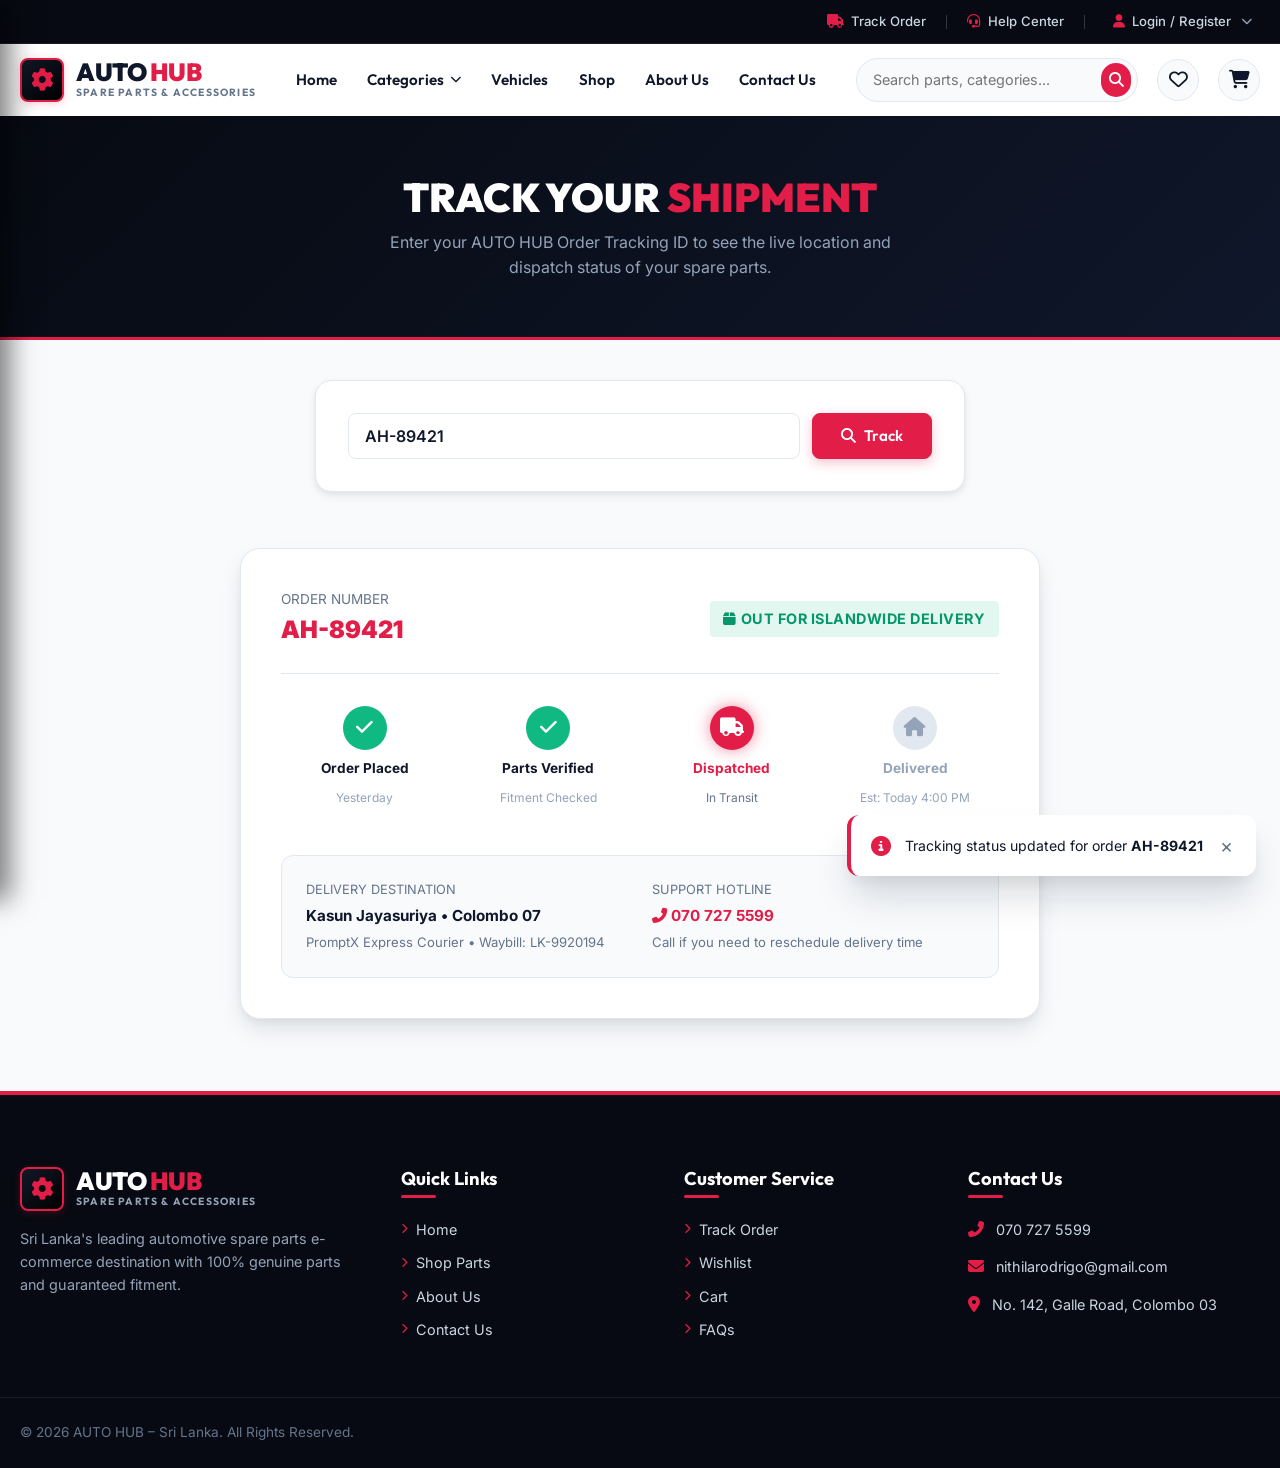
<file: track-order.html>
<!DOCTYPE html>
<html lang="en">
<head>
  <meta charset="UTF-8">
  <meta name="viewport" content="width=device-width, initial-scale=1.0">
  <title>Track Order | AUTO HUB – Spare Parts &amp; Accessories</title>
  <meta name="description" content="Track your automotive spare parts delivery live across Sri Lanka with AUTO HUB real-time parcel tracking.">

  <!-- Favicon -->
  <link rel="icon" type="image/x-icon" href="images/logo/logo.png">

  <!-- Google Fonts -->
  <link rel="preconnect" href="https://fonts.googleapis.com">
  <link rel="preconnect" href="https://fonts.gstatic.com" crossorigin>
  <link href="https://fonts.googleapis.com/css2?family=Inter:wght@300;400;500;600;700&family=Outfit:wght@400;500;600;700;800;900&display=swap" rel="stylesheet">

  <!-- Font Awesome Icons -->
  <link rel="stylesheet" href="https://cdnjs.cloudflare.com/ajax/libs/font-awesome/6.5.1/css/all.min.css">

  <!-- Custom Stylesheets -->
  <link rel="stylesheet" href="css/style.css">
  <link rel="stylesheet" href="css/responsive.css">
</head>
<body>

  <!-- Top Header -->
  <header class="top-header">
    <div class="container">
      <div class="top-header-right">
        <a href="track-order.html"><i class="fas fa-truck"></i> Track Order</a>
        <span class="top-header-divider"></span>
        <a href="contact.html"><i class="fas fa-headset"></i> Help Center</a>
        <span class="top-header-divider"></span>
        <div class="user-dropdown-wrapper">
          <a href="login.html" class="user-dropdown-toggle" id="guest-profile-toggle" role="button" aria-expanded="false" aria-haspopup="true">
            <i class="fas fa-user"></i> 
            <span class="user-name">Login / Register</span>
            <i class="fas fa-chevron-down dropdown-arrow"></i>
          </a>
          <div class="user-menu-dropdown" id="guest-profile-menu">
            <a href="login.html" class="user-dropdown-item"><i class="fas fa-sign-in-alt"></i> <span>Login</span></a>
            <a href="register.html" class="user-dropdown-item"><i class="fas fa-user-plus"></i> <span>Register</span></a>
          </div>
        </div>
      </div>
    </div>
  </header>

  <!-- Main Navbar -->
  <nav class="main-navbar">
    <div class="container">
      <div class="navbar-inner">
        <button class="mobile-menu-btn" aria-label="Toggle navigation menu">
          <i class="fas fa-bars"></i>
        </button>

        <a href="index.html" class="brand-logo">
          <div class="brand-icon"><i class="fas fa-cog"></i></div>
          <div class="brand-text">
            <span class="brand-title">AUTO <span>HUB</span></span>
            <span class="brand-subtitle">SPARE PARTS &amp; ACCESSORIES</span>
          </div>
        </a>

        <ul class="nav-menu">
          <li class="nav-item"><a href="index.html" class="nav-link">Home</a></li>
          <li class="nav-item">
            <a href="shop.html" class="nav-link">Categories <i class="fas fa-chevron-down"></i></a>
            <div class="dropdown-menu">
              <a href="category.html?id=body-parts" class="dropdown-item"><i class="fas fa-car-side"></i> Body Parts</a>
              <a href="category.html?id=brake-system" class="dropdown-item"><i class="fas fa-compact-disc"></i> Brake System</a>
              <a href="category.html?id=cooling-system" class="dropdown-item"><i class="fas fa-fan"></i> Cooling System</a>
              <a href="category.html?id=electrical" class="dropdown-item"><i class="fas fa-bolt"></i> Electrical</a>
              <a href="category.html?id=engine-parts" class="dropdown-item"><i class="fas fa-cogs"></i> Engine Parts</a>
              <a href="category.html?id=filters" class="dropdown-item"><i class="fas fa-filter"></i> Filters</a>
            </div>
          </li>
          <li class="nav-item"><a href="shop.html" class="nav-link">Vehicles</a></li>
          <li class="nav-item"><a href="shop.html" class="nav-link">Shop</a></li>
          <li class="nav-item"><a href="about.html" class="nav-link">About Us</a></li>
          <li class="nav-item"><a href="contact.html" class="nav-link">Contact Us</a></li>
        </ul>

        <div class="navbar-actions">
          <div class="search-wrapper">
            <form class="search-form">
              <input type="text" class="search-input" placeholder="Search parts, categories..." autocomplete="off">
              <button type="submit" class="search-btn"><i class="fas fa-search"></i></button>
            </form>
          </div>

          <a href="wishlist.html" class="nav-icon-link" title="My Wishlist">
            <i class="far fa-heart"></i>
            <span class="badge-count wishlist-badge-count" style="display: none;">0</span>
          </a>

          <a href="cart.html" class="nav-icon-link" title="Shopping Cart">
            <i class="fas fa-shopping-cart"></i>
            <span class="badge-count cart-badge-count" style="display: none;">0</span>
          </a>
        </div>
      </div>
    </div>
  </nav>

  <!-- Banner -->
  <section style="background: linear-gradient(135deg, #070a12 0%, #0f172a 100%); color: white; padding: 3.5rem 0; border-bottom: 3px solid var(--primary-red); text-align: center;">
    <div class="container">
      <h1 style="font-size: 2.5rem; font-weight: 900; color: white; margin-bottom: 0.5rem;">
        TRACK YOUR <span class="text-red">SHIPMENT</span>
      </h1>
      <p style="font-size: 1rem; color: #94a3b8; max-width: 540px; margin: 0 auto;">
        Enter your AUTO HUB Order Tracking ID to see the live location and dispatch status of your spare parts.
      </p>
    </div>
  </section>

  <!-- Track Order Main Section -->
  <main class="shop-page-wrap">
    <div class="container">
      
      <!-- Order Search Card -->
      <div style="max-width: 650px; margin: 0 auto 3.5rem; background: white; border: 1px solid var(--border-color); border-radius: 16px; padding: 2rem; box-shadow: var(--shadow-md);">
        <form id="track-form" style="display: flex; gap: 0.75rem;">
          <input type="text" class="form-control" id="track-input" placeholder="Enter Order ID (e.g. AH-89421)" required style="font-size: 1rem; font-weight: 600; text-transform: uppercase;">
          <button type="submit" class="btn btn-primary" style="padding: 0 1.75rem;">
            <i class="fas fa-search"></i> Track
          </button>
        </form>
      </div>

      <!-- Live Order Status Display -->
      <div id="tracking-result-box" style="max-width: 800px; margin: 0 auto; background: white; border: 1px solid var(--border-color); border-radius: 20px; padding: 2.5rem; box-shadow: var(--shadow-lg);">
        
        <div style="display: flex; justify-content: space-between; align-items: center; padding-bottom: 1.5rem; border-bottom: 1px solid var(--border-color); margin-bottom: 2rem; flex-wrap: wrap; gap: 1rem;">
          <div>
            <div style="font-size: 0.85rem; color: #64748b;">ORDER NUMBER</div>
            <div style="font-size: 1.5rem; font-weight: 900; color: var(--primary-red);" id="track-disp-order-id">AH-89421</div>
          </div>
          <div>
            <span class="badge badge-instock" style="font-size: 0.9rem; padding: 0.4rem 0.85rem;" id="track-disp-status">
              <i class="fas fa-box"></i> Out for Islandwide Delivery
            </span>
          </div>
        </div>

        <!-- Stepper Timeline -->
        <div style="display: grid; grid-template-columns: repeat(4, 1fr); gap: 1rem; position: relative; margin-bottom: 3rem; text-align: center;">
          
          <div style="display: flex; flex-direction: column; align-items: center; gap: 0.5rem;">
            <div style="width: 44px; height: 44px; border-radius: 9999px; background: #10b981; color: white; display: flex; align-items: center; justify-content: center; font-size: 1.2rem;">
              <i class="fas fa-check"></i>
            </div>
            <span style="font-weight: 700; font-size: 0.85rem; color: var(--text-main);">Order Placed</span>
            <span style="font-size: 0.75rem; color: #94a3b8;">Yesterday</span>
          </div>

          <div style="display: flex; flex-direction: column; align-items: center; gap: 0.5rem;">
            <div style="width: 44px; height: 44px; border-radius: 9999px; background: #10b981; color: white; display: flex; align-items: center; justify-content: center; font-size: 1.2rem;">
              <i class="fas fa-check"></i>
            </div>
            <span style="font-weight: 700; font-size: 0.85rem; color: var(--text-main);">Parts Verified</span>
            <span style="font-size: 0.75rem; color: #94a3b8;">Fitment Checked</span>
          </div>

          <div style="display: flex; flex-direction: column; align-items: center; gap: 0.5rem;">
            <div style="width: 44px; height: 44px; border-radius: 9999px; background: var(--primary-red); color: white; display: flex; align-items: center; justify-content: center; font-size: 1.2rem; box-shadow: 0 0 15px rgba(225,29,72,0.5);">
              <i class="fas fa-truck"></i>
            </div>
            <span style="font-weight: 700; font-size: 0.85rem; color: var(--primary-red);">Dispatched</span>
            <span style="font-size: 0.75rem; color: #64748b;">In Transit</span>
          </div>

          <div style="display: flex; flex-direction: column; align-items: center; gap: 0.5rem;">
            <div style="width: 44px; height: 44px; border-radius: 9999px; background: #e2e8f0; color: #94a3b8; display: flex; align-items: center; justify-content: center; font-size: 1.2rem;">
              <i class="fas fa-home"></i>
            </div>
            <span style="font-weight: 700; font-size: 0.85rem; color: #94a3b8;">Delivered</span>
            <span style="font-size: 0.75rem; color: #94a3b8;">Est: Today 4:00 PM</span>
          </div>

        </div>

        <!-- Package & Delivery Info -->
        <div style="background: #f8fafc; border-radius: 12px; padding: 1.5rem; border: 1px solid #e2e8f0;">
          <div style="display: grid; grid-template-columns: 1fr 1fr; gap: 1.5rem;">
            <div>
              <div style="font-size: 0.8rem; color: #64748b; margin-bottom: 0.25rem;">DELIVERY DESTINATION</div>
              <div style="font-weight: 700; font-size: 0.95rem; color: var(--text-main);" id="track-dest">Kasun Jayasuriya &bull; Colombo 07</div>
              <div style="font-size: 0.82rem; color: #64748b; margin-top: 0.2rem;">PromptX Express Courier &bull; Waybill: LK-9920194</div>
            </div>

            <div>
              <div style="font-size: 0.8rem; color: #64748b; margin-bottom: 0.25rem;">SUPPORT HOTLINE</div>
              <div style="font-weight: 700; font-size: 0.95rem; color: var(--primary-red);"><i class="fas fa-phone-alt"></i> <a href="tel:0707275599" style="color: inherit;">070 727 5599</a></div>
              <div style="font-size: 0.82rem; color: #64748b; margin-top: 0.2rem;">Call if you need to reschedule delivery time</div>
            </div>
          </div>
        </div>

      </div>

    </div>
  </main>

  <!-- Footer -->
  <footer class="footer">
    <div class="container">
      <div class="footer-grid">
        <div class="footer-col">
          <a href="index.html" class="brand-logo" style="margin-bottom: 1rem;">
            <div class="brand-icon"><i class="fas fa-cog"></i></div>
            <div class="brand-text">
              <span class="brand-title" style="color: white;">AUTO <span>HUB</span></span>
              <span class="brand-subtitle" style="color: #94a3b8;">SPARE PARTS &amp; ACCESSORIES</span>
            </div>
          </a>
          <p class="footer-about-text">
            Sri Lanka's leading automotive spare parts e-commerce destination with 100% genuine parts and guaranteed fitment.
          </p>
        </div>
        <div class="footer-col">
          <h3>Quick Links</h3>
          <div class="footer-links">
            <a href="index.html"><i class="fas fa-chevron-right"></i> Home</a>
            <a href="shop.html"><i class="fas fa-chevron-right"></i> Shop Parts</a>
            <a href="about.html"><i class="fas fa-chevron-right"></i> About Us</a>
            <a href="contact.html"><i class="fas fa-chevron-right"></i> Contact Us</a>
          </div>
        </div>
        <div class="footer-col">
          <h3>Customer Service</h3>
          <div class="footer-links">
            <a href="track-order.html"><i class="fas fa-chevron-right"></i> Track Order</a>
            <a href="wishlist.html"><i class="fas fa-chevron-right"></i> Wishlist</a>
            <a href="cart.html"><i class="fas fa-chevron-right"></i> Cart</a>
            <a href="contact.html#faq"><i class="fas fa-chevron-right"></i> FAQs</a>
          </div>
        </div>
        <div class="footer-col">
          <h3>Contact Us</h3>
          <div class="footer-contact-list">
            <div class="footer-contact-item"><i class="fas fa-phone-alt"></i> <a href="tel:0707275599" style="color: inherit;">070 727 5599</a></div>
            <div class="footer-contact-item"><i class="fas fa-envelope"></i> <a href="mailto:nithilarodrigo@gmail.com" style="color: inherit;">nithilarodrigo@gmail.com</a></div>
            <div class="footer-contact-item"><i class="fas fa-map-marker-alt"></i> No. 142, Galle Road, Colombo 03</div>
          </div>
        </div>
      </div>
    </div>
    <div class="footer-bottom">
      <div class="container">
        <div>&copy; 2026 AUTO HUB – Sri Lanka. All Rights Reserved.</div>
      </div>
    </div>
  </footer>

  <!-- Mobile Drawer -->
  <div class="mobile-nav-overlay" id="mobile-nav-overlay"></div>
  <div class="mobile-nav-drawer" id="mobile-nav-drawer">
    <div class="drawer-header">
      <a href="index.html" class="brand-logo">
        <div class="brand-icon" style="width: 36px; height: 36px;"><i class="fas fa-cog"></i></div>
        <div class="brand-text"><span class="brand-title" style="color: white; font-size: 1.25rem;">AUTO <span>HUB</span></span></div>
      </a>
      <button class="drawer-close-btn" id="drawer-close-btn">&times;</button>
    </div>
    <div class="drawer-body">
      <div class="drawer-links">
        <a href="index.html" class="drawer-link">Home <i class="fas fa-chevron-right"></i></a>
        <a href="shop.html" class="drawer-link">Shop All Parts <i class="fas fa-chevron-right"></i></a>
        <a href="wishlist.html" class="drawer-link">Wishlist <span class="badge badge-discount wishlist-badge-count" style="display:none;">0</span></a>
        <a href="cart.html" class="drawer-link">Cart <span class="badge badge-discount cart-badge-count" style="display:none;">0</span></a>
        <a href="track-order.html" class="drawer-link active">Track Order <i class="fas fa-chevron-right"></i></a>
        <a href="about.html" class="drawer-link">About Us <i class="fas fa-chevron-right"></i></a>
        <a href="contact.html" class="drawer-link">Contact Us <i class="fas fa-chevron-right"></i></a>
      </div>
    </div>
  </div>

  <button class="back-to-top" id="back-to-top" aria-label="Back to top"><i class="fas fa-arrow-up"></i></button>

  <!-- Scripts -->
  <script src="js/data.js"></script>
  <script src="js/store.js"></script>
  <script src="js/script.js"></script>

  <script>
    document.addEventListener('DOMContentLoaded', () => {
      const urlParams = new URLSearchParams(window.location.search);
      const queryOrderId = urlParams.get('orderId') || localStorage.getItem('latest_order_id') || 'AH-89421';

      document.getElementById('track-input').value = queryOrderId;
      loadOrder(queryOrderId);

      document.getElementById('track-form').addEventListener('submit', (e) => {
        e.preventDefault();
        const id = document.getElementById('track-input').value.trim().toUpperCase();
        loadOrder(id);
      });

      function loadOrder(orderId) {
        document.getElementById('track-disp-order-id').textContent = orderId;
        const savedOrder = localStorage.getItem(`order_${orderId}`);
        if (savedOrder) {
          const order = JSON.parse(savedOrder);
          document.getElementById('track-dest').textContent = `${order.name} • ${order.city || 'Colombo'}`;
        }
        Store.showToast(`Tracking status updated for order <strong>${orderId}</strong>`, 'info');
      }
    });
  </script>
</body>
</html>
</file>
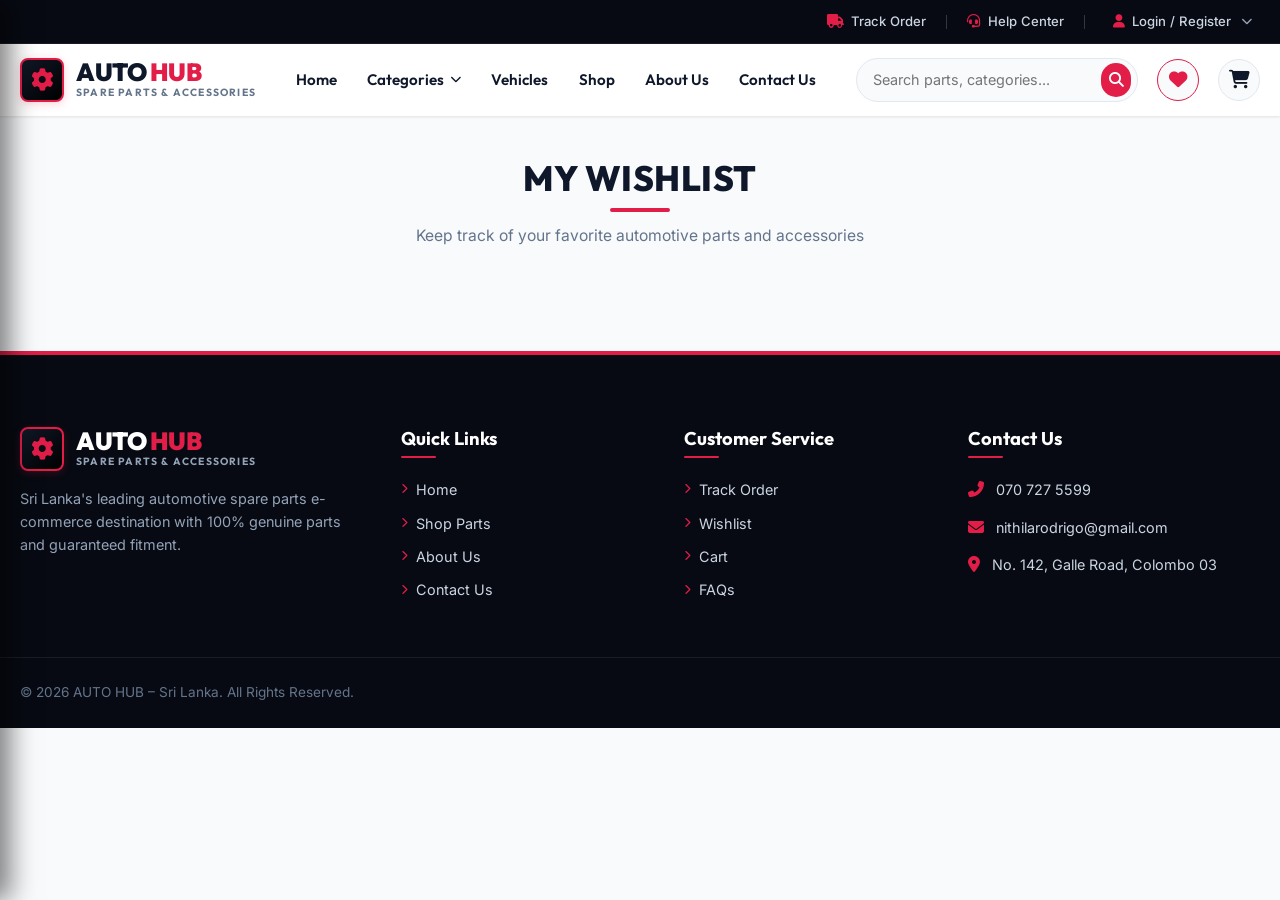
<file: wishlist.html>
<!DOCTYPE html>
<html lang="en">
<head>
  <meta charset="UTF-8">
  <meta name="viewport" content="width=device-width, initial-scale=1.0">
  <title>My Wishlist | AUTO HUB – Spare Parts &amp; Accessories</title>
  <meta name="description" content="Manage your saved automotive spare parts and accessories wishlist at AUTO HUB Sri Lanka.">

  <!-- Favicon -->
  <link rel="icon" type="image/x-icon" href="images/logo/logo.png">

  <!-- Google Fonts -->
  <link rel="preconnect" href="https://fonts.googleapis.com">
  <link rel="preconnect" href="https://fonts.gstatic.com" crossorigin>
  <link href="https://fonts.googleapis.com/css2?family=Inter:wght@300;400;500;600;700&family=Outfit:wght@400;500;600;700;800;900&display=swap" rel="stylesheet">

  <!-- Font Awesome Icons -->
  <link rel="stylesheet" href="https://cdnjs.cloudflare.com/ajax/libs/font-awesome/6.5.1/css/all.min.css">

  <!-- Custom Stylesheets -->
  <link rel="stylesheet" href="css/style.css">
  <link rel="stylesheet" href="css/responsive.css">
</head>
<body>

  <!-- Top Header -->
  <header class="top-header">
    <div class="container">
      <div class="top-header-right">
        <a href="track-order.html"><i class="fas fa-truck"></i> Track Order</a>
        <span class="top-header-divider"></span>
        <a href="contact.html"><i class="fas fa-headset"></i> Help Center</a>
        <span class="top-header-divider"></span>
        <div class="user-dropdown-wrapper">
          <a href="login.html" class="user-dropdown-toggle" id="guest-profile-toggle" role="button" aria-expanded="false" aria-haspopup="true">
            <i class="fas fa-user"></i> 
            <span class="user-name">Login / Register</span>
            <i class="fas fa-chevron-down dropdown-arrow"></i>
          </a>
          <div class="user-menu-dropdown" id="guest-profile-menu">
            <a href="login.html" class="user-dropdown-item"><i class="fas fa-sign-in-alt"></i> <span>Login</span></a>
            <a href="register.html" class="user-dropdown-item"><i class="fas fa-user-plus"></i> <span>Register</span></a>
          </div>
        </div>
      </div>
    </div>
  </header>

  <!-- Main Navbar -->
  <nav class="main-navbar">
    <div class="container">
      <div class="navbar-inner">
        <button class="mobile-menu-btn" aria-label="Toggle navigation menu">
          <i class="fas fa-bars"></i>
        </button>

        <a href="index.html" class="brand-logo">
          <div class="brand-icon"><i class="fas fa-cog"></i></div>
          <div class="brand-text">
            <span class="brand-title">AUTO <span>HUB</span></span>
            <span class="brand-subtitle">SPARE PARTS &amp; ACCESSORIES</span>
          </div>
        </a>

        <ul class="nav-menu">
          <li class="nav-item"><a href="index.html" class="nav-link">Home</a></li>
          <li class="nav-item">
            <a href="shop.html" class="nav-link">Categories <i class="fas fa-chevron-down"></i></a>
            <div class="dropdown-menu">
              <a href="category.html?id=body-parts" class="dropdown-item"><i class="fas fa-car-side"></i> Body Parts</a>
              <a href="category.html?id=brake-system" class="dropdown-item"><i class="fas fa-compact-disc"></i> Brake System</a>
              <a href="category.html?id=cooling-system" class="dropdown-item"><i class="fas fa-fan"></i> Cooling System</a>
              <a href="category.html?id=electrical" class="dropdown-item"><i class="fas fa-bolt"></i> Electrical</a>
              <a href="category.html?id=engine-parts" class="dropdown-item"><i class="fas fa-cogs"></i> Engine Parts</a>
              <a href="category.html?id=filters" class="dropdown-item"><i class="fas fa-filter"></i> Filters</a>
            </div>
          </li>
          <li class="nav-item"><a href="shop.html" class="nav-link">Vehicles</a></li>
          <li class="nav-item"><a href="shop.html" class="nav-link">Shop</a></li>
          <li class="nav-item"><a href="about.html" class="nav-link">About Us</a></li>
          <li class="nav-item"><a href="contact.html" class="nav-link">Contact Us</a></li>
        </ul>

        <div class="navbar-actions">
          <div class="search-wrapper">
            <form class="search-form">
              <input type="text" class="search-input" placeholder="Search parts, categories..." autocomplete="off">
              <button type="submit" class="search-btn"><i class="fas fa-search"></i></button>
            </form>
          </div>

          <a href="wishlist.html" class="nav-icon-link" title="My Wishlist" style="border-color: var(--primary-red); color: var(--primary-red);">
            <i class="fas fa-heart"></i>
            <span class="badge-count wishlist-badge-count" style="display: none;">0</span>
          </a>

          <a href="cart.html" class="nav-icon-link" title="Shopping Cart">
            <i class="fas fa-shopping-cart"></i>
            <span class="badge-count cart-badge-count" style="display: none;">0</span>
          </a>
        </div>
      </div>
    </div>
  </nav>

  <!-- Wishlist Page Content -->
  <main class="shop-page-wrap">
    <div class="container">
      
      <div class="section-title-wrap" style="text-align: left; margin-bottom: 2rem;">
        <h1 class="section-title" style="font-size: 2.2rem;">MY WISHLIST</h1>
        <p class="section-subtitle">Keep track of your favorite automotive parts and accessories</p>
      </div>

      <!-- Empty State -->
      <div id="wishlist-empty-state" style="display: none; text-align: center; padding: 5rem 1.5rem; background: white; border-radius: 16px; border: 1px solid var(--border-color); box-shadow: var(--shadow-sm);">
        <i class="far fa-heart text-muted" style="font-size: 4rem; margin-bottom: 1.5rem; color: #cbd5e1;"></i>
        <h2 style="font-size: 1.6rem; font-weight: 800; margin-bottom: 0.5rem;">Your Wishlist is Empty</h2>
        <p style="color: #64748b; margin-bottom: 2rem; max-width: 460px; margin-left: auto; margin-right: auto;">
          Click the heart icon on any automotive part to save it for later review or instant purchasing.
        </p>
        <a href="shop.html" class="btn btn-primary btn-lg">
          <i class="fas fa-search"></i> Browse Catalog
        </a>
      </div>

      <!-- Wishlist Grid -->
      <div class="products-grid" id="wishlist-products-grid">
        <!-- Rendered dynamically -->
      </div>

    </div>
  </main>

  <!-- Footer -->
  <footer class="footer">
    <div class="container">
      <div class="footer-grid">
        <div class="footer-col">
          <a href="index.html" class="brand-logo" style="margin-bottom: 1rem;">
            <div class="brand-icon"><i class="fas fa-cog"></i></div>
            <div class="brand-text">
              <span class="brand-title" style="color: white;">AUTO <span>HUB</span></span>
              <span class="brand-subtitle" style="color: #94a3b8;">SPARE PARTS &amp; ACCESSORIES</span>
            </div>
          </a>
          <p class="footer-about-text">
            Sri Lanka's leading automotive spare parts e-commerce destination with 100% genuine parts and guaranteed fitment.
          </p>
        </div>
        <div class="footer-col">
          <h3>Quick Links</h3>
          <div class="footer-links">
            <a href="index.html"><i class="fas fa-chevron-right"></i> Home</a>
            <a href="shop.html"><i class="fas fa-chevron-right"></i> Shop Parts</a>
            <a href="about.html"><i class="fas fa-chevron-right"></i> About Us</a>
            <a href="contact.html"><i class="fas fa-chevron-right"></i> Contact Us</a>
          </div>
        </div>
        <div class="footer-col">
          <h3>Customer Service</h3>
          <div class="footer-links">
            <a href="track-order.html"><i class="fas fa-chevron-right"></i> Track Order</a>
            <a href="wishlist.html"><i class="fas fa-chevron-right"></i> Wishlist</a>
            <a href="cart.html"><i class="fas fa-chevron-right"></i> Cart</a>
            <a href="contact.html#faq"><i class="fas fa-chevron-right"></i> FAQs</a>
          </div>
        </div>
        <div class="footer-col">
          <h3>Contact Us</h3>
          <div class="footer-contact-list">
            <div class="footer-contact-item"><i class="fas fa-phone-alt"></i> <a href="tel:0707275599" style="color: inherit;">070 727 5599</a></div>
            <div class="footer-contact-item"><i class="fas fa-envelope"></i> <a href="mailto:nithilarodrigo@gmail.com" style="color: inherit;">nithilarodrigo@gmail.com</a></div>
            <div class="footer-contact-item"><i class="fas fa-map-marker-alt"></i> No. 142, Galle Road, Colombo 03</div>
          </div>
        </div>
      </div>
    </div>
    <div class="footer-bottom">
      <div class="container">
        <div>&copy; 2026 AUTO HUB – Sri Lanka. All Rights Reserved.</div>
      </div>
    </div>
  </footer>

  <!-- Mobile Drawer -->
  <div class="mobile-nav-overlay" id="mobile-nav-overlay"></div>
  <div class="mobile-nav-drawer" id="mobile-nav-drawer">
    <div class="drawer-header">
      <a href="index.html" class="brand-logo">
        <div class="brand-icon" style="width: 36px; height: 36px;"><i class="fas fa-cog"></i></div>
        <div class="brand-text"><span class="brand-title" style="color: white; font-size: 1.25rem;">AUTO <span>HUB</span></span></div>
      </a>
      <button class="drawer-close-btn" id="drawer-close-btn">&times;</button>
    </div>
    <div class="drawer-body">
      <div class="drawer-links">
        <a href="index.html" class="drawer-link">Home <i class="fas fa-chevron-right"></i></a>
        <a href="shop.html" class="drawer-link">Shop All Parts <i class="fas fa-chevron-right"></i></a>
        <a href="wishlist.html" class="drawer-link active">Wishlist <span class="badge badge-discount wishlist-badge-count" style="display:none;">0</span></a>
        <a href="cart.html" class="drawer-link">Cart <span class="badge badge-discount cart-badge-count" style="display:none;">0</span></a>
        <a href="track-order.html" class="drawer-link">Track Order <i class="fas fa-chevron-right"></i></a>
        <a href="about.html" class="drawer-link">About Us <i class="fas fa-chevron-right"></i></a>
        <a href="contact.html" class="drawer-link">Contact Us <i class="fas fa-chevron-right"></i></a>
      </div>
    </div>
  </div>

  <button class="back-to-top" id="back-to-top" aria-label="Back to top"><i class="fas fa-arrow-up"></i></button>

  <!-- Scripts -->
  <script src="js/data.js"></script>
  <script src="js/store.js"></script>
  <script src="js/script.js"></script>

  <script>
    document.addEventListener('DOMContentLoaded', () => {
      renderWishlist();

      window.addEventListener('autohub:wishlistUpdated', () => {
        renderWishlist();
      });
    });

    function renderWishlist() {
      const wishlistIds = Store.getWishlist();
      const emptyState = document.getElementById('wishlist-empty-state');
      const grid = document.getElementById('wishlist-products-grid');

      if (!wishlistIds || wishlistIds.length === 0) {
        emptyState.style.display = 'block';
        grid.style.display = 'none';
        return;
      }

      emptyState.style.display = 'none';
      grid.style.display = 'grid';

      const items = AUTO_HUB_DATA.products.filter(p => wishlistIds.includes(p.id));
      grid.innerHTML = items.map(item => createProductCardHtml(item)).join('');
      bindProductCardEvents(grid);
    }
  </script>
</body>
</html>
</file>
<file: css/style.css>
/* ==========================================================================
   AUTO HUB – Spare Parts & Accessories
   Master Design System & Stylesheet
   ========================================================================== */

@import url('https://fonts.googleapis.com/css2?family=Inter:wght@300;400;500;600;700&family=Outfit:wght@400;500;600;700;800;900&display=swap');

:root {
  /* Brand Palette */
  --primary-red: #e11d48;
  --primary-red-hover: #be123c;
  --primary-red-dark: #9f1239;
  --primary-red-light: rgba(225, 29, 72, 0.08);
  --primary-red-glow: rgba(225, 29, 72, 0.35);

  /* Dark Automotive Tones */
  --dark-bg: #070a12;
  --dark-surface: #0f172a;
  --dark-card: #1e293b;
  --dark-border: #334155;
  --dark-text: #f8fafc;

  /* Neutral & Light Tones */
  --light-bg: #f8fafc;
  --light-surface: #ffffff;
  --light-card-bg: #ffffff;
  --border-color: #e2e8f0;
  --border-color-light: #f1f5f9;

  /* Text Colors */
  --text-main: #0f172a;
  --text-body: #334155;
  --text-muted: #64748b;
  --text-light: #94a3b8;
  --text-white: #ffffff;

  /* Accent & Status Colors */
  --accent-gold: #f59e0b;
  --status-success: #10b981;
  --status-warning: #f59e0b;
  --status-danger: #ef4444;
  --status-info: #3b82f6;

  /* Typography */
  --font-heading: 'Outfit', -apple-system, BlinkMacSystemFont, sans-serif;
  --font-body: 'Inter', -apple-system, BlinkMacSystemFont, sans-serif;

  /* Shadows */
  --shadow-xs: 0 1px 2px rgba(0, 0, 0, 0.05);
  --shadow-sm: 0 1px 3px rgba(0, 0, 0, 0.07), 0 1px 2px rgba(0, 0, 0, 0.04);
  --shadow-md: 0 4px 10px rgba(0, 0, 0, 0.07), 0 2px 4px rgba(0, 0, 0, 0.04);
  --shadow-lg: 0 12px 24px -4px rgba(15, 23, 42, 0.12), 0 4px 8px -2px rgba(15, 23, 42, 0.06);
  --shadow-xl: 0 24px 38px -6px rgba(15, 23, 42, 0.16), 0 8px 16px -4px rgba(15, 23, 42, 0.08);
  --shadow-red: 0 8px 20px rgba(225, 29, 72, 0.28);
  --shadow-dark: 0 20px 30px rgba(0, 0, 0, 0.45);

  /* Border Radii */
  --radius-xs: 4px;
  --radius-sm: 8px;
  --radius-md: 12px;
  --radius-lg: 18px;
  --radius-xl: 24px;
  --radius-full: 9999px;

  /* Transitions */
  --transition-fast: all 0.15s ease-in-out;
  --transition: all 0.25s cubic-bezier(0.4, 0, 0.2, 1);
  --transition-slow: all 0.4s cubic-bezier(0.4, 0, 0.2, 1);
}

/* ==========================================================================
   Reset & Base Styles
   ========================================================================== */
*, *::before, *::after {
  box-sizing: border-box;
  margin: 0;
  padding: 0;
}

html {
  font-size: 16px;
  scroll-behavior: smooth;
}

body {
  font-family: var(--font-body);
  font-size: 0.95rem;
  line-height: 1.6;
  color: var(--text-body);
  background-color: var(--light-bg);
  -webkit-font-smoothing: antialiased;
  -moz-osx-font-smoothing: grayscale;
  overflow-x: hidden;
}

h1, h2, h3, h4, h5, h6 {
  font-family: var(--font-heading);
  color: var(--text-main);
  font-weight: 700;
  line-height: 1.25;
}

a {
  color: var(--text-main);
  text-decoration: none;
  transition: var(--transition-fast);
}

a:hover {
  color: var(--primary-red);
}

img {
  max-width: 100%;
  height: auto;
  display: block;
}

button, input, select, textarea {
  font-family: inherit;
  font-size: inherit;
}

ul {
  list-style: none;
}

.container {
  width: 100%;
  max-width: 1280px;
  margin-left: auto;
  margin-right: auto;
  padding-left: 1.25rem;
  padding-right: 1.25rem;
}

/* Utility Classes */
.text-red { color: var(--primary-red) !important; }
.bg-red { background-color: var(--primary-red) !important; color: white !important; }
.bg-light-red { background-color: var(--primary-red-light) !important; color: var(--primary-red) !important; }
.text-muted { color: var(--text-muted) !important; }
.fw-semibold { font-weight: 600 !important; }
.fw-bold { font-weight: 700 !important; }
.fw-extrabold { font-weight: 800 !important; }

/* Section Header styling */
.section-title-wrap {
  text-align: center;
  margin-bottom: 2.75rem;
  position: relative;
  display: flex;
  flex-direction: column;
  align-items: center;
  justify-content: center;
}

.section-pill-tag {
  display: inline-flex;
  align-items: center;
  gap: 0.45rem;
  color: var(--primary-red);
  font-family: var(--font-heading);
  font-weight: 700;
  font-size: 0.85rem;
  text-transform: uppercase;
  letter-spacing: 1px;
  margin-bottom: 0.5rem;
  background: rgba(225, 29, 72, 0.08);
  padding: 0.25rem 0.85rem;
  border-radius: var(--radius-full);
  border: 1px solid rgba(225, 29, 72, 0.2);
}

.section-title {
  font-size: 2.2rem;
  font-weight: 800;
  text-transform: uppercase;
  letter-spacing: 0.5px;
  color: var(--text-main);
  position: relative;
  display: inline-block;
  padding-bottom: 0.75rem;
  margin: 0;
  line-height: 1.25;
}

.section-title::after {
  content: '';
  position: absolute;
  bottom: 0;
  left: 50%;
  transform: translateX(-50%);
  width: 60px;
  height: 3.5px;
  background-color: var(--primary-red);
  border-radius: var(--radius-full);
}

.section-subtitle {
  font-size: 0.98rem;
  color: var(--text-muted);
  margin-top: 0.75rem;
  max-width: 620px;
  line-height: 1.5;
}

/* Buttons */
.btn {
  display: inline-flex;
  align-items: center;
  justify-content: center;
  gap: 0.5rem;
  font-family: var(--font-heading);
  font-weight: 600;
  font-size: 0.95rem;
  padding: 0.75rem 1.5rem;
  border-radius: var(--radius-sm);
  border: 1px solid transparent;
  cursor: pointer;
  transition: var(--transition);
  text-align: center;
  white-space: nowrap;
}

.btn-primary {
  background-color: var(--primary-red);
  color: var(--text-white);
  border-color: var(--primary-red);
  box-shadow: 0 4px 12px rgba(225, 29, 72, 0.25);
}

.btn-primary:hover {
  background-color: var(--primary-red-hover);
  border-color: var(--primary-red-hover);
  color: var(--text-white);
  transform: translateY(-2px);
  box-shadow: var(--shadow-red);
}

.btn-secondary {
  background-color: var(--dark-surface);
  color: var(--text-white);
  border-color: var(--dark-surface);
}

.btn-secondary:hover {
  background-color: var(--dark-card);
  color: var(--text-white);
  transform: translateY(-2px);
}

.btn-outline-red {
  background-color: transparent;
  color: var(--primary-red);
  border-color: var(--primary-red);
}

.btn-outline-red:hover {
  background-color: var(--primary-red);
  color: var(--text-white);
}

.btn-outline-dark {
  background-color: transparent;
  color: var(--text-main);
  border-color: var(--border-color);
}

.btn-outline-dark:hover {
  background-color: var(--dark-surface);
  color: var(--text-white);
  border-color: var(--dark-surface);
}

.btn-sm {
  padding: 0.45rem 0.9rem;
  font-size: 0.85rem;
}

.btn-lg {
  padding: 0.9rem 2rem;
  font-size: 1.05rem;
}

.btn-block {
  width: 100%;
}

/* Badges */
.badge {
  display: inline-flex;
  align-items: center;
  gap: 0.25rem;
  padding: 0.25rem 0.6rem;
  font-size: 0.75rem;
  font-weight: 700;
  border-radius: var(--radius-xs);
  text-transform: uppercase;
  letter-spacing: 0.5px;
}

.badge-discount {
  background-color: var(--primary-red);
  color: white;
}

.badge-instock {
  background-color: rgba(16, 185, 129, 0.12);
  color: #059669;
}

.badge-outstock {
  background-color: rgba(239, 68, 68, 0.12);
  color: #dc2626;
}

.badge-bestseller {
  background-color: #fef3c7;
  color: #b45309;
}

.badge-fitment {
  background-color: #e0f2fe;
  color: #0369a1;
  font-size: 0.75rem;
  padding: 0.2rem 0.5rem;
  border-radius: var(--radius-xs);
  font-weight: 500;
}

/* ==========================================================================
   Top Header Bar
   ========================================================================== */
.top-header {
  background-color: var(--dark-bg);
  color: var(--text-light);
  font-size: 0.82rem;
  padding: 0.5rem 0;
  border-bottom: 1px solid rgba(255, 255, 255, 0.08);
  position: relative;
  z-index: 1050;
}

.top-header .container {
  display: flex;
  justify-content: flex-end;
  align-items: center;
}

.top-header-left, .top-header-right {
  display: flex;
  align-items: center;
  gap: 1.25rem;
}

.top-header a {
  color: #cbd5e1;
  display: inline-flex;
  align-items: center;
  gap: 0.45rem;
  font-weight: 500;
  text-decoration: none;
  transition: color var(--transition-fast), opacity var(--transition-fast);
}

.top-header a:hover {
  color: #ffffff;
}

.top-header a i {
  color: var(--primary-red);
  font-size: 0.85rem;
  transition: transform var(--transition-fast);
}

.top-header a:hover i {
  transform: translateY(-1px);
}

.top-header-divider {
  display: inline-block;
  width: 1px;
  height: 14px;
  background-color: rgba(255, 255, 255, 0.18);
  flex-shrink: 0;
}

/* User Profile Dropdown in Top Header */
.user-dropdown-wrapper {
  position: relative;
  display: inline-flex;
  align-items: center;
}

.user-dropdown-toggle {
  display: inline-flex;
  align-items: center;
  gap: 0.45rem;
  color: #f8fafc;
  font-weight: 600;
  cursor: pointer;
  padding: 0.2rem 0.5rem;
  border-radius: 6px;
  transition: background-color var(--transition-fast), color var(--transition-fast);
  user-select: none;
}

.user-dropdown-toggle:hover,
.user-dropdown-wrapper.open .user-dropdown-toggle {
  background-color: rgba(255, 255, 255, 0.08);
  color: #ffffff;
}

.user-dropdown-toggle .user-name {
  max-width: 160px;
  overflow: hidden;
  text-overflow: ellipsis;
  white-space: nowrap;
}

.user-dropdown-toggle .badge-admin {
  background: var(--primary-red);
  color: #ffffff;
  font-size: 0.65rem;
  font-weight: 700;
  padding: 0.15rem 0.4rem;
  border-radius: 4px;
  letter-spacing: 0.3px;
  text-transform: uppercase;
  line-height: 1;
}

.top-header-avatar-thumb {
  width: 20px;
  height: 20px;
  border-radius: 50%;
  object-fit: cover;
  border: 1.5px solid var(--primary-red);
  flex-shrink: 0;
  display: inline-block;
  vertical-align: middle;
}

.top-header a i.dropdown-arrow,
.user-dropdown-toggle .dropdown-arrow {
  color: #94a3b8;
  font-size: 0.7rem;
  margin-left: 0.15rem;
  transition: transform 0.25s cubic-bezier(0.16, 1, 0.3, 1), color 0.2s ease;
}

.user-dropdown-toggle:hover .dropdown-arrow {
  color: #ffffff;
}

.user-dropdown-wrapper.open .dropdown-arrow {
  transform: rotate(180deg);
  color: var(--primary-red);
}

.user-menu-dropdown {
  display: none;
  position: absolute;
  right: 0;
  top: calc(100% + 6px);
  background: #0f172a;
  border: 1px solid #334155;
  border-radius: 8px;
  box-shadow: 0 10px 25px rgba(0, 0, 0, 0.5), 0 4px 10px rgba(0, 0, 0, 0.3);
  min-width: 200px;
  z-index: 2000;
  padding: 0.4rem 0;
}

.user-menu-dropdown.show {
  display: block !important;
  animation: dropdownFadeIn 0.2s cubic-bezier(0.16, 1, 0.3, 1);
}

@keyframes dropdownFadeIn {
  from {
    opacity: 0;
    transform: translateY(-6px);
  }
  to {
    opacity: 1;
    transform: translateY(0);
  }
}

.user-menu-dropdown .user-dropdown-item {
  display: flex;
  align-items: center;
  gap: 0.65rem;
  padding: 0.55rem 1rem;
  color: #e2e8f0;
  font-size: 0.85rem;
  font-weight: 500;
  text-decoration: none;
  transition: background-color 0.15s ease, color 0.15s ease, padding-left 0.15s ease;
}

.user-menu-dropdown .user-dropdown-item:hover {
  background-color: rgba(255, 255, 255, 0.08);
  color: #ffffff;
  padding-left: 1.2rem;
}

.user-menu-dropdown .user-dropdown-item i {
  color: var(--primary-red);
  font-size: 0.85rem;
  width: 16px;
  text-align: center;
  flex-shrink: 0;
}

.user-menu-dropdown .user-dropdown-item.admin-link i {
  color: #38bdf8;
}

.user-menu-dropdown .user-dropdown-item.admin-link:hover {
  color: #38bdf8;
}

.user-menu-dropdown .user-dropdown-item.logout-link {
  color: #ef4444;
}

.user-menu-dropdown .user-dropdown-item.logout-link i {
  color: #ef4444;
}

.user-menu-dropdown .user-dropdown-item.logout-link:hover {
  background-color: rgba(239, 68, 68, 0.12);
  color: #f87171;
}

.user-dropdown-divider {
  border-top: 1px solid #1e293b;
  margin: 0.35rem 0;
}

/* ==========================================================================
   Main Navigation Bar
   ========================================================================== */
.main-navbar {
  background-color: var(--light-surface);
  box-shadow: var(--shadow-sm);
  position: sticky;
  top: 0;
  z-index: 1000;
  transition: var(--transition);
}

.navbar-inner {
  display: flex;
  align-items: center;
  justify-content: space-between;
  padding: 0.85rem 0;
  gap: 1.5rem;
}

/* Brand Logo */
.brand-logo {
  display: flex;
  align-items: center;
  gap: 0.75rem;
  text-decoration: none;
  min-width: max-content;
}

.brand-icon {
  width: 44px;
  height: 44px;
  background: linear-gradient(135deg, #111827 0%, #000000 100%);
  border: 2px solid var(--primary-red);
  border-radius: var(--radius-sm);
  display: flex;
  align-items: center;
  justify-content: center;
  color: var(--primary-red);
  font-size: 1.4rem;
  box-shadow: 0 2px 8px rgba(225, 29, 72, 0.2);
}

.brand-text {
  display: flex;
  flex-direction: column;
}

.brand-title {
  font-family: var(--font-heading);
  font-size: 1.55rem;
  font-weight: 900;
  letter-spacing: -0.5px;
  line-height: 1.1;
  color: var(--text-main);
}

.brand-title span {
  color: var(--primary-red);
}

.brand-subtitle {
  font-family: var(--font-heading);
  font-size: 0.65rem;
  font-weight: 700;
  letter-spacing: 1.2px;
  color: var(--text-muted);
  text-transform: uppercase;
}

/* Nav Menu */
.nav-menu {
  display: flex;
  align-items: center;
  gap: 1.5rem;
  margin: 0;
  padding: 0;
}

.nav-item {
  position: relative;
}

.nav-link {
  font-family: var(--font-heading);
  font-weight: 600;
  font-size: 0.95rem;
  color: var(--text-main);
  padding: 0.5rem 0.2rem;
  display: flex;
  align-items: center;
  gap: 0.35rem;
  position: relative;
}

.nav-link:hover, .nav-link.active {
  color: var(--primary-red);
}

.nav-link.active::after {
  content: '';
  position: absolute;
  bottom: 0;
  left: 0;
  width: 100%;
  height: 2.5px;
  background-color: var(--primary-red);
  border-radius: var(--radius-full);
}

.nav-link i.fa-chevron-down {
  font-size: 0.7rem;
  transition: transform 0.2s ease;
}

.nav-item:hover .nav-link i.fa-chevron-down {
  transform: rotate(180deg);
}

/* Dropdown Menu */
.dropdown-menu {
  position: absolute;
  top: 100%;
  left: 0;
  min-width: 240px;
  background-color: var(--light-surface);
  border-radius: var(--radius-md);
  box-shadow: var(--shadow-xl);
  border: 1px solid var(--border-color);
  padding: 0.5rem 0;
  opacity: 0;
  visibility: hidden;
  transform: translateY(10px);
  transition: var(--transition);
  z-index: 1050;
}

.nav-item:hover .dropdown-menu {
  opacity: 1;
  visibility: visible;
  transform: translateY(0);
}

.dropdown-item {
  display: flex;
  align-items: center;
  gap: 0.75rem;
  padding: 0.65rem 1.25rem;
  font-size: 0.9rem;
  font-weight: 500;
  color: var(--text-body);
}

.dropdown-item i {
  color: var(--primary-red);
  font-size: 0.95rem;
  width: 18px;
  text-align: center;
}

.dropdown-item:hover {
  background-color: var(--primary-red-light);
  color: var(--primary-red);
  padding-left: 1.5rem;
}

/* Navbar Right Actions */
.navbar-actions {
  display: flex;
  align-items: center;
  gap: 1.2rem;
}

/* Search Bar */
.search-wrapper {
  position: relative;
  min-width: 280px;
  max-width: 380px;
  flex: 1;
}

.search-form {
  display: flex;
  align-items: center;
  background-color: var(--light-bg);
  border: 1.5px solid var(--border-color);
  border-radius: var(--radius-full);
  padding: 0.25rem 0.35rem 0.25rem 1rem;
  transition: var(--transition-fast);
}

.search-form:focus-within {
  border-color: var(--primary-red);
  box-shadow: 0 0 0 3px rgba(225, 29, 72, 0.12);
  background-color: #ffffff;
}

.search-input {
  border: none;
  background: transparent;
  outline: none;
  width: 100%;
  font-size: 0.9rem;
  color: var(--text-main);
}

.search-btn {
  background-color: var(--primary-red);
  color: white;
  border: none;
  width: 34px;
  height: 34px;
  border-radius: var(--radius-full);
  display: flex;
  align-items: center;
  justify-content: center;
  cursor: pointer;
  transition: var(--transition-fast);
}

.search-btn:hover {
  background-color: var(--primary-red-hover);
  transform: scale(1.05);
}

/* Live Search Suggestions Dropdown */
.search-suggestions {
  position: absolute;
  top: calc(100% + 8px);
  left: 0;
  right: 0;
  background: white;
  border: 1px solid var(--border-color);
  border-radius: var(--radius-md);
  box-shadow: var(--shadow-xl);
  max-height: 380px;
  overflow-y: auto;
  display: none;
  z-index: 1060;
}

.search-suggestions.show {
  display: block;
}

.suggestion-item {
  display: flex;
  align-items: center;
  gap: 0.75rem;
  padding: 0.7rem 1rem;
  border-bottom: 1px solid var(--border-color-light);
  cursor: pointer;
  transition: var(--transition-fast);
}

.suggestion-item:last-child {
  border-bottom: none;
}

.suggestion-item:hover {
  background-color: var(--primary-red-light);
}

.suggestion-img {
  width: 40px;
  height: 40px;
  border-radius: var(--radius-xs);
  object-fit: cover;
  border: 1px solid var(--border-color);
}

.suggestion-details {
  flex: 1;
  min-width: 0;
}

.suggestion-title {
  font-size: 0.85rem;
  font-weight: 600;
  color: var(--text-main);
  white-space: nowrap;
  overflow: hidden;
  text-overflow: ellipsis;
}

.suggestion-price {
  font-size: 0.8rem;
  color: var(--primary-red);
  font-weight: 700;
}

/* Nav Icons (Wishlist, Cart) */
.nav-icon-link {
  position: relative;
  display: flex;
  align-items: center;
  justify-content: center;
  width: 42px;
  height: 42px;
  border-radius: var(--radius-full);
  background-color: var(--light-bg);
  border: 1px solid var(--border-color);
  color: var(--text-main);
  font-size: 1.15rem;
  transition: var(--transition-fast);
}

.nav-icon-link:hover {
  background-color: var(--primary-red-light);
  color: var(--primary-red);
  border-color: var(--primary-red);
  transform: translateY(-2px);
}

.badge-count {
  position: absolute;
  top: -4px;
  right: -4px;
  background-color: var(--primary-red);
  color: white;
  font-size: 0.7rem;
  font-weight: 700;
  width: 20px;
  height: 20px;
  border-radius: var(--radius-full);
  display: inline-flex;
  align-items: center;
  justify-content: center;
  border: 2px solid white;
}

/* Hamburger button */
.mobile-menu-btn {
  display: none;
  background: none;
  border: none;
  font-size: 1.5rem;
  color: var(--text-main);
  cursor: pointer;
  padding: 0.25rem;
}

/* ==========================================================================
   Hero Section (Dark Automotive Visual Theme)
   ========================================================================== */
.hero-section {
  position: relative;
  background: linear-gradient(135deg, #070a12 0%, #0f172a 50%, #090d16 100%);
  color: var(--text-white);
  padding: 4rem 0 3rem;
  overflow: hidden;
  border-bottom: 3px solid var(--primary-red);
}

/* Background diagonal accent shapes */
.hero-section::before {
  content: '';
  position: absolute;
  top: -50%;
  right: -10%;
  width: 70%;
  height: 200%;
  background: linear-gradient(135deg, rgba(225, 29, 72, 0.08) 0%, rgba(225, 29, 72, 0) 70%);
  transform: rotate(-15deg);
  pointer-events: none;
}

.hero-section::after {
  content: '';
  position: absolute;
  bottom: 0;
  left: 0;
  width: 100%;
  height: 1px;
  background: linear-gradient(90deg, transparent, var(--primary-red), transparent);
}

.hero-grid {
  display: grid;
  grid-template-columns: 1.15fr 0.85fr;
  align-items: center;
  gap: 3rem;
  position: relative;
  z-index: 2;
}

.hero-content {
  display: flex;
  flex-direction: column;
  gap: 1.25rem;
}

.hero-badge-pill {
  display: inline-flex;
  align-items: center;
  gap: 0.5rem;
  background: rgba(225, 29, 72, 0.15);
  border: 1px solid rgba(225, 29, 72, 0.4);
  color: #fda4af;
  padding: 0.35rem 1rem;
  border-radius: var(--radius-full);
  font-size: 0.82rem;
  font-weight: 600;
  letter-spacing: 0.5px;
  width: max-content;
  text-transform: uppercase;
}

.hero-title {
  font-size: 3.2rem;
  font-weight: 900;
  line-height: 1.1;
  letter-spacing: -1px;
  color: #ffffff;
}

.hero-title .text-red {
  color: var(--primary-red);
  text-shadow: 0 0 25px rgba(225, 29, 72, 0.4);
}

.hero-description {
  font-size: 1.05rem;
  color: #94a3b8;
  max-width: 540px;
  line-height: 1.6;
}

/* Vehicle Compatibility Selector Box */
.vehicle-selector-box {
  background: rgba(30, 41, 59, 0.75);
  backdrop-filter: blur(12px);
  -webkit-backdrop-filter: blur(12px);
  border: 1px solid rgba(255, 255, 255, 0.12);
  border-radius: var(--radius-lg);
  padding: 1.5rem;
  box-shadow: 0 16px 32px rgba(0, 0, 0, 0.4);
  margin-top: 0.5rem;
}

.selector-header {
  display: flex;
  align-items: center;
  gap: 0.5rem;
  font-family: var(--font-heading);
  font-size: 1rem;
  font-weight: 700;
  color: #ffffff;
  margin-bottom: 1rem;
  text-transform: uppercase;
  letter-spacing: 0.5px;
}

.selector-header i {
  color: var(--primary-red);
}

.selector-form {
  display: grid;
  grid-template-columns: 1fr 1fr 1fr auto;
  gap: 0.75rem;
  align-items: center;
}

.select-group {
  position: relative;
}

.select-group i {
  position: absolute;
  left: 1rem;
  top: 50%;
  transform: translateY(-50%);
  color: var(--primary-red);
  font-size: 0.9rem;
  pointer-events: none;
}

.form-select-custom {
  width: 100%;
  background-color: #0f172a;
  border: 1px solid #334155;
  border-radius: var(--radius-sm);
  color: #ffffff;
  padding: 0.8rem 1rem 0.8rem 2.5rem;
  font-size: 0.9rem;
  font-weight: 500;
  outline: none;
  cursor: pointer;
  transition: var(--transition-fast);
  appearance: none;
  -webkit-appearance: none;
  background-image: url("data:image/svg+xml,%3Csvg xmlns='http://www.w3.org/2000/svg' fill='none' viewBox='0 0 24 24' stroke='%2394a3b8'%3E%3Cpath stroke-linecap='round' stroke-linejoin='round' stroke-width='2' d='M19 9l-7 7-7-7'%3E%3C/path%3E%3C/svg%3E");
  background-repeat: no-repeat;
  background-position: right 0.75rem center;
  background-size: 16px;
}

.form-select-custom:focus {
  border-color: var(--primary-red);
  box-shadow: 0 0 0 3px rgba(225, 29, 72, 0.25);
}

.form-select-custom option {
  background-color: #0f172a;
  color: #ffffff;
}

.btn-find-parts {
  padding: 0.8rem 1.75rem;
  font-size: 0.95rem;
  white-space: nowrap;
}

/* Hero Image Column */
.hero-visual {
  position: relative;
  display: flex;
  justify-content: center;
  align-items: center;
}

.hero-main-img-wrapper {
  position: relative;
  width: 100%;
  max-width: 520px;
  border-radius: var(--radius-lg);
  overflow: hidden;
  box-shadow: var(--shadow-dark);
  border: 2px solid rgba(255, 255, 255, 0.1);
}

.hero-main-img {
  width: 100%;
  height: 380px;
  object-fit: cover;
  transition: transform 0.6s ease;
}

.hero-main-img-wrapper:hover .hero-main-img {
  transform: scale(1.03);
}

/* Floating Badges on Hero */
.hero-float-badge {
  position: absolute;
  background: rgba(15, 23, 42, 0.85);
  backdrop-filter: blur(8px);
  border: 1px solid rgba(255, 255, 255, 0.15);
  border-radius: var(--radius-md);
  padding: 0.75rem 1rem;
  display: flex;
  align-items: center;
  gap: 0.75rem;
  box-shadow: 0 10px 25px rgba(0, 0, 0, 0.5);
  animation: floatAnim 4s ease-in-out infinite alternate;
}

.hero-badge-1 {
  top: 10%;
  left: -20px;
}

.hero-badge-2 {
  bottom: 8%;
  right: -15px;
  animation-delay: 2s;
}

.float-badge-icon {
  width: 36px;
  height: 36px;
  border-radius: var(--radius-sm);
  background-color: var(--primary-red);
  color: white;
  display: flex;
  align-items: center;
  justify-content: center;
  font-size: 1.1rem;
}

.float-badge-text {
  display: flex;
  flex-direction: column;
}

.float-badge-title {
  font-weight: 700;
  font-size: 0.85rem;
  color: #ffffff;
}

.float-badge-sub {
  font-size: 0.75rem;
  color: #94a3b8;
}

@keyframes floatAnim {
  0% { transform: translateY(0); }
  100% { transform: translateY(-8px); }
}

/* Hero Benefits Bar (Bottom of Hero) */
.hero-benefits {
  margin-top: 3rem;
  padding-top: 2rem;
  border-top: 1px solid rgba(255, 255, 255, 0.1);
  display: grid;
  grid-template-columns: repeat(3, 1fr);
  gap: 2rem;
}

.benefit-item {
  display: flex;
  align-items: center;
  gap: 1.25rem;
}

.benefit-icon {
  width: 50px;
  height: 50px;
  border-radius: var(--radius-md);
  background: rgba(225, 29, 72, 0.12);
  border: 1.5px solid rgba(225, 29, 72, 0.4);
  color: var(--primary-red);
  display: flex;
  align-items: center;
  justify-content: center;
  font-size: 1.35rem;
  flex-shrink: 0;
  transition: var(--transition);
}

.benefit-item:hover .benefit-icon {
  background-color: var(--primary-red);
  color: white;
  transform: scale(1.08);
}

.benefit-title {
  font-size: 1.05rem;
  font-weight: 700;
  color: #ffffff;
  margin-bottom: 0.2rem;
}

.benefit-sub {
  font-size: 0.85rem;
  color: #94a3b8;
}

/* ==========================================================================
   Shop by Category Section
   ========================================================================== */
.categories-section {
  padding: 4.5rem 0;
  background-color: #ffffff;
}

.category-grid,
.categories-grid {
  display: grid;
  grid-template-columns: repeat(3, 1fr);
  gap: 1.75rem;
}

.category-card {
  background-color: #ffffff;
  border: 1px solid var(--border-color);
  border-radius: var(--radius-lg);
  overflow: hidden;
  box-shadow: var(--shadow-sm);
  transition: var(--transition);
  display: flex;
  flex-direction: column;
  position: relative;
  text-decoration: none;
  width: 100%;
  box-sizing: border-box;
}

.category-card:hover {
  transform: translateY(-6px);
  box-shadow: var(--shadow-lg);
  border-color: rgba(225, 29, 72, 0.35);
}

.category-img-box {
  width: 100%;
  height: 190px;
  overflow: hidden;
  position: relative;
  background-color: var(--light-bg);
}

.category-img-box img,
.category-img {
  width: 100%;
  height: 100%;
  object-fit: cover;
  display: block;
  transition: transform 0.5s ease;
}

.category-card:hover .category-img-box img,
.category-card:hover .category-img {
  transform: scale(1.08);
}

.category-overlay {
  position: absolute;
  inset: 0;
  background: linear-gradient(180deg, transparent 50%, rgba(15, 23, 42, 0.4) 100%);
  pointer-events: none;
}

.category-card-body,
.category-content {
  padding: 1.35rem 1.5rem 1.5rem;
  display: flex;
  flex-direction: column;
  flex: 1;
  box-sizing: border-box;
  width: 100%;
}

.category-icon {
  width: 44px;
  height: 44px;
  border-radius: var(--radius-sm);
  background-color: rgba(225, 29, 72, 0.08);
  color: var(--primary-red);
  display: flex;
  align-items: center;
  justify-content: center;
  margin-bottom: 0.75rem;
  transition: all 0.25s ease;
}

.category-icon i {
  color: var(--primary-red);
  font-size: 20px;
  transition: transform 0.25s ease;
}

.category-card:hover .category-icon {
  background-color: var(--primary-red);
  color: #ffffff;
  transform: scale(1.05);
}

.category-card:hover .category-icon i {
  color: #ffffff;
}

.category-card-title,
.category-title {
  font-family: var(--font-heading);
  font-size: 1.3rem;
  font-weight: 700;
  color: var(--text-main);
  margin: 0 0 0.45rem 0;
  line-height: 1.25;
  transition: color 0.2s ease;
}

.category-card:hover .category-card-title,
.category-card:hover .category-title {
  color: var(--primary-red);
}

.category-card-desc,
.category-tagline,
.category-description {
  font-size: 0.88rem;
  line-height: 1.55;
  color: var(--text-muted);
  margin: 0 0 1.25rem 0;
  flex: 1;
  display: -webkit-box;
  -webkit-line-clamp: 3;
  -webkit-box-orient: vertical;
  overflow: hidden;
  text-overflow: ellipsis;
  max-width: 100%;
  word-wrap: break-word;
}

.category-link-text,
.category-explore-btn,
.category-explore {
  font-family: var(--font-heading);
  font-weight: 700;
  font-size: 0.92rem;
  color: var(--primary-red);
  display: inline-flex;
  align-items: center;
  gap: 0.5rem;
  margin-top: auto;
  text-decoration: none;
  transition: all 0.2s ease;
}

.category-link-text i,
.category-explore-btn i,
.category-explore i,
.category-link-text .arrow,
.category-explore-btn .arrow,
.category-explore .arrow {
  font-size: 0.85rem;
  transition: transform 0.2s ease;
}

.category-card:hover .category-link-text,
.category-card:hover .category-explore-btn,
.category-card:hover .category-explore {
  color: var(--primary-red-hover);
}

.category-card:hover .category-link-text i,
.category-card:hover .category-explore-btn i,
.category-card:hover .category-explore i,
.category-card:hover .category-link-text .arrow,
.category-card:hover .category-explore-btn .arrow,
.category-card:hover .category-explore .arrow {
  transform: translateX(4px);
}

/* ==========================================================================
   Service Features Section (4 Columns)
   ========================================================================== */
.service-features-section {
  padding: 3rem 0;
  background-color: #f1f5f9;
  border-top: 1px solid var(--border-color);
  border-bottom: 1px solid var(--border-color);
}

.features-grid {
  display: grid;
  grid-template-columns: repeat(4, 1fr);
  gap: 1.5rem;
}

.feature-box {
  display: flex;
  align-items: center;
  gap: 1rem;
  background: white;
  padding: 1.25rem 1.5rem;
  border-radius: var(--radius-md);
  border: 1px solid var(--border-color);
  box-shadow: var(--shadow-xs);
  transition: var(--transition);
}

.feature-box:hover {
  transform: translateY(-3px);
  box-shadow: var(--shadow-md);
  border-color: rgba(225, 29, 72, 0.3);
}

.feature-icon {
  width: 48px;
  height: 48px;
  border-radius: var(--radius-sm);
  background-color: var(--primary-red-light);
  color: var(--primary-red);
  display: flex;
  align-items: center;
  justify-content: center;
  font-size: 1.35rem;
  flex-shrink: 0;
  transition: var(--transition);
}

.feature-box:hover .feature-icon {
  background-color: var(--primary-red);
  color: white;
}

.feature-title {
  font-size: 1rem;
  font-weight: 700;
  color: var(--text-main);
  margin-bottom: 0.15rem;
}

.feature-desc {
  font-size: 0.82rem;
  color: var(--text-muted);
}

/* ==========================================================================
   Featured Products Section
   ========================================================================== */
.products-section {
  padding: 4.5rem 0;
  background-color: var(--light-bg);
}

/* Product Tabs */
.product-tabs {
  display: flex;
  justify-content: center;
  gap: 0.75rem;
  margin-bottom: 2.5rem;
  flex-wrap: wrap;
}

.tab-btn {
  background-color: #ffffff;
  border: 1px solid var(--border-color);
  color: var(--text-body);
  padding: 0.5rem 1.25rem;
  border-radius: var(--radius-full);
  font-family: var(--font-heading);
  font-weight: 600;
  font-size: 0.9rem;
  cursor: pointer;
  transition: var(--transition-fast);
}

.tab-btn:hover, .tab-btn.active {
  background-color: var(--primary-red);
  color: white;
  border-color: var(--primary-red);
  box-shadow: 0 4px 10px rgba(225, 29, 72, 0.25);
}

/* Product Grid */
.products-grid {
  display: grid;
  grid-template-columns: repeat(4, 1fr);
  gap: 1.5rem;
}

/* Product Card */
.product-card {
  background-color: #ffffff;
  border: 1px solid var(--border-color);
  border-radius: var(--radius-lg);
  overflow: hidden;
  box-shadow: var(--shadow-sm);
  transition: var(--transition);
  display: flex;
  flex-direction: column;
  position: relative;
}

.product-card:hover {
  transform: translateY(-6px);
  box-shadow: var(--shadow-lg);
  border-color: rgba(225, 29, 72, 0.3);
}

.product-card-top {
  position: relative;
  background-color: #f8fafc;
  height: 210px;
  display: flex;
  align-items: center;
  justify-content: center;
  overflow: hidden;
  padding: 1rem;
}

.product-card-img {
  max-width: 85%;
  max-height: 85%;
  object-fit: contain;
  transition: transform 0.4s ease;
}

.product-card:hover .product-card-img {
  transform: scale(1.08);
}

/* Badges floating on card */
.product-badge-group {
  position: absolute;
  top: 10px;
  left: 10px;
  display: flex;
  flex-direction: column;
  gap: 0.35rem;
  z-index: 2;
}

/* Wishlist Button */
.btn-wishlist {
  position: absolute;
  top: 10px;
  right: 10px;
  width: 34px;
  height: 34px;
  border-radius: var(--radius-full);
  background-color: white;
  border: 1px solid var(--border-color);
  color: var(--text-muted);
  display: flex;
  align-items: center;
  justify-content: center;
  cursor: pointer;
  transition: var(--transition-fast);
  z-index: 2;
}

.btn-wishlist:hover, .btn-wishlist.active {
  background-color: var(--primary-red);
  color: white;
  border-color: var(--primary-red);
}

/* Quick Action Hover Bar */
.product-quick-actions {
  position: absolute;
  bottom: -45px;
  left: 0;
  right: 0;
  background: rgba(15, 23, 42, 0.85);
  backdrop-filter: blur(4px);
  display: flex;
  justify-content: center;
  gap: 0.5rem;
  padding: 0.5rem;
  transition: bottom 0.3s ease;
  z-index: 3;
}

.product-card:hover .product-quick-actions {
  bottom: 0;
}

.btn-quick-action {
  background: white;
  border: none;
  color: var(--text-main);
  padding: 0.35rem 0.75rem;
  border-radius: var(--radius-xs);
  font-size: 0.8rem;
  font-weight: 600;
  cursor: pointer;
  display: inline-flex;
  align-items: center;
  gap: 0.35rem;
  transition: var(--transition-fast);
}

.btn-quick-action:hover {
  background-color: var(--primary-red);
  color: white;
}

/* Product Card Body */
.product-card-body {
  padding: 1.25rem;
  display: flex;
  flex-direction: column;
  flex: 1;
}

.product-fitment-tag {
  display: inline-block;
  font-size: 0.75rem;
  color: #0369a1;
  background-color: #f0f9ff;
  border: 1px solid #bae6fd;
  border-radius: var(--radius-xs);
  padding: 0.15rem 0.5rem;
  margin-bottom: 0.5rem;
  font-weight: 600;
  white-space: nowrap;
  overflow: hidden;
  text-overflow: ellipsis;
  max-width: 100%;
}

.product-card-title {
  font-size: 1rem;
  font-weight: 700;
  color: var(--text-main);
  line-height: 1.35;
  margin-bottom: 0.5rem;
  display: -webkit-box;
  -webkit-line-clamp: 2;
  -webkit-box-orient: vertical;
  overflow: hidden;
  height: 2.7rem;
}

.product-card-title a {
  color: inherit;
}

.product-card-title a:hover {
  color: var(--primary-red);
}

/* Star Ratings */
.product-rating {
  display: flex;
  align-items: center;
  gap: 0.35rem;
  margin-bottom: 0.75rem;
}

.stars {
  color: var(--accent-gold);
  font-size: 0.8rem;
}

.rating-count {
  font-size: 0.78rem;
  color: var(--text-muted);
}

/* Price Box */
.product-price-box {
  display: flex;
  align-items: baseline;
  gap: 0.6rem;
  margin-top: auto;
  margin-bottom: 1rem;
}

.current-price {
  font-family: var(--font-heading);
  font-size: 1.25rem;
  font-weight: 800;
  color: var(--primary-red);
}

.old-price {
  font-size: 0.85rem;
  color: var(--text-muted);
  text-decoration: line-through;
}

/* ==========================================================================
   Product Card Actions & Buttons (Quick View & Add to Cart)
   ========================================================================== */
.product-card-actions,
.product-card-footer {
  display: flex;
  align-items: center;
  gap: 10px;
  width: 100%;
  padding: 0 1.25rem 1.25rem;
  margin-top: auto;
  box-sizing: border-box;
}

.product-card-actions button,
.product-card-footer button,
.quick-view-btn,
.btn-quick-view,
.add-to-cart-btn,
.btn-add-cart {
  appearance: none;
  -webkit-appearance: none;
  -moz-appearance: none;
  height: 42px;
  border-radius: 8px;
  padding: 0 14px;
  font-family: var(--font-body, 'Inter', -apple-system, BlinkMacSystemFont, sans-serif);
  font-size: 14px;
  font-weight: 600;
  line-height: 1;
  cursor: pointer;
  display: inline-flex;
  align-items: center;
  justify-content: center;
  gap: 8px;
  transition: all 0.2s ease;
  outline: none;
  white-space: nowrap;
  box-sizing: border-box;
  text-decoration: none;
}

/* Quick View Button */
.quick-view-btn,
.btn-quick-view {
  flex: 1;
  background: #ffffff;
  color: #1f2937;
  border: 1px solid #d9dee7;
  box-shadow: 0 1px 2px rgba(0, 0, 0, 0.04);
}

.quick-view-btn i,
.btn-quick-view i {
  font-size: 14px;
  color: #475569;
  transition: transform 0.2s ease;
}

.quick-view-btn:hover,
.btn-quick-view:hover {
  background: #f5f6f8;
  color: #0f172a;
  border-color: #b8c0cc;
  box-shadow: 0 2px 4px rgba(0, 0, 0, 0.06);
}

.quick-view-btn:hover i,
.btn-quick-view:hover i {
  color: #0f172a;
  transform: scale(1.1);
}

.quick-view-btn:active,
.btn-quick-view:active {
  background: #e5e7eb;
  transform: scale(0.98);
}

/* Add to Cart Button */
.add-to-cart-btn,
.btn-add-cart {
  flex: 1.2;
  background: #e21b23;
  color: #ffffff;
  border: 1px solid #e21b23;
  box-shadow: 0 2px 6px rgba(226, 27, 35, 0.25);
}

.add-to-cart-btn i,
.btn-add-cart i {
  font-size: 14px;
  color: #ffffff;
  transition: transform 0.2s ease;
}

.add-to-cart-btn:hover,
.btn-add-cart:hover {
  background: #c9161d;
  border-color: #c9161d;
  color: #ffffff;
  box-shadow: 0 4px 10px rgba(226, 27, 35, 0.35);
  transform: translateY(-1px);
}

.add-to-cart-btn:hover i,
.btn-add-cart:hover i {
  transform: scale(1.1);
}

.add-to-cart-btn:active,
.btn-add-cart:active {
  background: #b3141a;
  transform: translateY(0);
}

.add-to-cart-btn:disabled,
.btn-add-cart:disabled {
  background: #94a3b8;
  border-color: #94a3b8;
  cursor: not-allowed;
  opacity: 0.65;
  box-shadow: none;
  transform: none;
}

/* ==========================================================================
   Promotional Banner Section (Deals)
   ========================================================================== */
.promo-section,
.promo-banner-section {
  padding: 3.5rem 0;
  background-color: #ffffff;
  position: relative;
}

.promo-banner,
.promo-banner-card {
  background: linear-gradient(135deg, #070a12 0%, #0f172a 50%, #1e1b4b 100%);
  border-radius: var(--radius-xl);
  overflow: hidden;
  border: 1px solid rgba(225, 29, 72, 0.3);
  box-shadow: 0 15px 35px rgba(0, 0, 0, 0.35), 0 0 25px rgba(225, 29, 72, 0.12);
  padding: 3rem 2.5rem;
  position: relative;
  max-width: 960px;
  margin: 0 auto;
  text-align: center;
  box-sizing: border-box;
}

.promo-banner::before,
.promo-banner-card::before {
  content: '';
  position: absolute;
  top: 0;
  right: 0;
  bottom: 0;
  left: 0;
  background: radial-gradient(circle at 80% 20%, rgba(225, 29, 72, 0.18) 0%, transparent 60%);
  pointer-events: none;
}

.promo-banner-content {
  position: relative;
  z-index: 2;
  max-width: 680px;
  margin: 0 auto;
  display: flex;
  flex-direction: column;
  align-items: center;
  text-align: center;
}

.promo-tag,
.promo-banner-content .badge-discount {
  background-color: var(--primary-red);
  color: #ffffff;
  font-family: var(--font-heading);
  font-weight: 700;
  font-size: 0.85rem;
  letter-spacing: 1px;
  text-transform: uppercase;
  padding: 0.4rem 1rem;
  border-radius: var(--radius-full);
  display: inline-flex;
  align-items: center;
  gap: 0.4rem;
  margin-bottom: 1rem;
  box-shadow: 0 4px 12px rgba(225, 29, 72, 0.35);
}

.promo-title {
  font-size: 2.3rem;
  font-weight: 900;
  color: #ffffff;
  line-height: 1.25;
  margin: 0 0 0.85rem 0;
  letter-spacing: -0.5px;
}

.promo-desc,
.promo-text {
  color: #cbd5e1;
  font-size: 1.02rem;
  line-height: 1.6;
  margin: 0 auto 1.5rem auto;
  max-width: 580px;
}

/* Countdown Timer - Compact Horizontal Layout */
.countdown-timer,
.countdown-box {
  display: inline-flex !important;
  flex-direction: row !important;
  justify-content: center !important;
  align-items: center !important;
  gap: 1rem !important;
  margin: 0 auto 2rem auto !important;
  flex-wrap: wrap !important;
}

.countdown-timer > .countdown-item,
.countdown-timer > .countdown-box,
.countdown-box > .countdown-item,
.countdown-box > .countdown-box {
  background: rgba(15, 23, 42, 0.9);
  border: 1px solid rgba(255, 255, 255, 0.15);
  border-radius: var(--radius-md);
  padding: 0.85rem 1.25rem;
  text-align: center;
  min-width: 75px;
  display: flex !important;
  flex-direction: column !important;
  align-items: center !important;
  justify-content: center !important;
  box-shadow: 0 4px 12px rgba(0, 0, 0, 0.3);
  margin-bottom: 0 !important;
  box-sizing: border-box;
}

.countdown-num {
  font-family: var(--font-heading);
  font-size: 1.75rem;
  font-weight: 900;
  color: var(--primary-red);
  line-height: 1;
  display: block;
}

.countdown-label {
  font-size: 0.72rem;
  color: #94a3b8;
  text-transform: uppercase;
  letter-spacing: 0.5px;
  margin-top: 0.35rem;
  display: block;
  font-weight: 600;
}

.promo-img-wrapper {
  text-align: center;
}

.promo-img {
  max-height: 280px;
  border-radius: var(--radius-lg);
  object-fit: cover;
  box-shadow: var(--shadow-dark);
}

/* ==========================================================================
   Brand Logos Strip
   ========================================================================== */
.brands-section {
  padding: 3rem 0;
  background-color: white;
  border-top: 1px solid var(--border-color);
  border-bottom: 1px solid var(--border-color);
}

.brands-grid {
  display: grid;
  grid-template-columns: repeat(8, 1fr);
  gap: 1.5rem;
  align-items: center;
}

.brand-badge-item {
  background-color: #f8fafc;
  border: 1px solid var(--border-color);
  border-radius: var(--radius-md);
  padding: 1rem 0.5rem;
  text-align: center;
  font-family: var(--font-heading);
  font-weight: 800;
  font-size: 0.95rem;
  color: var(--text-muted);
  letter-spacing: 0.5px;
  transition: var(--transition-fast);
  text-transform: uppercase;
}

.brand-badge-item:hover {
  background-color: white;
  border-color: var(--primary-red);
  color: var(--primary-red);
  box-shadow: var(--shadow-sm);
  transform: translateY(-2px);
}

/* ==========================================================================
   Testimonials Section
   ========================================================================== */
.testimonials-section {
  padding: 4.5rem 0;
  background-color: var(--light-bg);
}

.testimonials-grid {
  display: grid;
  grid-template-columns: repeat(3, 1fr);
  gap: 1.75rem;
}

.testimonial-card {
  background: white;
  border: 1px solid var(--border-color);
  border-radius: var(--radius-lg);
  padding: 2rem;
  box-shadow: var(--shadow-sm);
  position: relative;
}

.testimonial-quote {
  font-size: 1.8rem;
  color: var(--primary-red-light);
  line-height: 1;
  margin-bottom: 0.5rem;
}

.testimonial-text {
  font-size: 0.92rem;
  color: var(--text-body);
  line-height: 1.6;
  margin-bottom: 1.5rem;
  font-style: italic;
}

.testimonial-author {
  display: flex;
  align-items: center;
  gap: 0.75rem;
}

.author-avatar {
  width: 44px;
  height: 44px;
  border-radius: var(--radius-full);
  background-color: var(--dark-surface);
  color: white;
  display: flex;
  align-items: center;
  justify-content: center;
  font-weight: 700;
  font-size: 1rem;
}

.author-info h4 {
  font-size: 0.95rem;
  font-weight: 700;
  color: var(--text-main);
  margin-bottom: 0.1rem;
}

.author-info p {
  font-size: 0.78rem;
  color: var(--text-muted);
}

/* ==========================================================================
   Footer
   ========================================================================== */
.footer {
  background-color: var(--dark-bg);
  color: #94a3b8;
  padding-top: 4.5rem;
  border-top: 4px solid var(--primary-red);
}

.footer-grid {
  display: grid;
  grid-template-columns: 1.4fr 1fr 1fr 1.2fr;
  gap: 2.5rem;
  margin-bottom: 3.5rem;
}

.footer-col h3 {
  font-size: 1.15rem;
  font-weight: 700;
  color: #ffffff;
  margin-bottom: 1.25rem;
  position: relative;
  padding-bottom: 0.5rem;
}

.footer-col h3::after {
  content: '';
  position: absolute;
  bottom: 0;
  left: 0;
  width: 35px;
  height: 2.5px;
  background-color: var(--primary-red);
  border-radius: var(--radius-full);
}

.footer-about-text {
  font-size: 0.9rem;
  line-height: 1.6;
  margin-top: 1rem;
  margin-bottom: 1.25rem;
  color: #94a3b8;
}

.footer-links {
  display: flex;
  flex-direction: column;
  gap: 0.65rem;
}

.footer-links a {
  color: #cbd5e1;
  font-size: 0.9rem;
  display: inline-flex;
  align-items: center;
  gap: 0.5rem;
  transition: var(--transition-fast);
}

.footer-links a i {
  font-size: 0.65rem;
  color: var(--primary-red);
}

.footer-links a:hover {
  color: var(--primary-red);
  padding-left: 4px;
}

.footer-contact-list {
  display: flex;
  flex-direction: column;
  gap: 0.9rem;
}

.footer-contact-item {
  display: flex;
  align-items: flex-start;
  gap: 0.75rem;
  font-size: 0.9rem;
  color: #cbd5e1;
}

.footer-contact-item i {
  color: var(--primary-red);
  font-size: 1rem;
  margin-top: 0.2rem;
}

.footer-social-links {
  display: flex;
  gap: 0.65rem;
  margin-top: 1rem;
}

.social-link {
  width: 36px;
  height: 36px;
  border-radius: var(--radius-full);
  background-color: #1e293b;
  border: 1px solid #334155;
  color: #cbd5e1;
  display: flex;
  align-items: center;
  justify-content: center;
  font-size: 0.9rem;
  transition: var(--transition-fast);
}

.social-link:hover {
  background-color: var(--primary-red);
  color: white;
  border-color: var(--primary-red);
  transform: translateY(-2px);
}

/* Footer Bottom */
.footer-bottom {
  border-top: 1px solid rgba(255, 255, 255, 0.08);
  padding: 1.5rem 0;
  font-size: 0.85rem;
  color: #64748b;
}

.footer-bottom .container {
  display: flex;
  justify-content: space-between;
  align-items: center;
}

.footer-bottom-links {
  display: flex;
  gap: 1.5rem;
}

.footer-bottom-links a {
  color: #94a3b8;
}

.footer-bottom-links a:hover {
  color: var(--primary-red);
}

/* ==========================================================================
   Shop Page Layout (Sidebar Filters + Products Grid)
   ========================================================================== */
.shop-page-wrap {
  padding: 2.5rem 0 4.5rem;
}

.breadcrumb-nav {
  display: flex;
  align-items: center;
  gap: 0.5rem;
  font-size: 0.85rem;
  color: var(--text-muted);
  margin-bottom: 1.5rem;
}

.breadcrumb-nav a {
  color: var(--text-body);
}

.breadcrumb-nav a:hover {
  color: var(--primary-red);
}

.breadcrumb-separator {
  font-size: 0.7rem;
  color: var(--text-light);
}

.shop-layout {
  display: grid;
  grid-template-columns: 280px 1fr;
  gap: 2rem;
  align-items: start;
}

/* Filter Sidebar */
.shop-sidebar {
  background: white;
  border: 1px solid var(--border-color);
  border-radius: var(--radius-lg);
  padding: 1.5rem;
  box-shadow: var(--shadow-sm);
  position: sticky;
  top: 90px;
}

.sidebar-title {
  font-size: 1.15rem;
  font-weight: 700;
  display: flex;
  justify-content: space-between;
  align-items: center;
  padding-bottom: 1rem;
  border-bottom: 1px solid var(--border-color);
  margin-bottom: 1.25rem;
}

.btn-clear-filters {
  font-size: 0.8rem;
  color: var(--primary-red);
  background: none;
  border: none;
  cursor: pointer;
  font-weight: 600;
}

.filter-group {
  margin-bottom: 1.5rem;
  padding-bottom: 1.5rem;
  border-bottom: 1px solid var(--border-color-light);
}

.filter-group:last-child {
  border-bottom: none;
  margin-bottom: 0;
  padding-bottom: 0;
}

.filter-group-title {
  font-size: 0.95rem;
  font-weight: 700;
  color: var(--text-main);
  margin-bottom: 0.85rem;
  display: flex;
  justify-content: space-between;
  align-items: center;
}

.filter-list {
  display: flex;
  flex-direction: column;
  gap: 0.5rem;
}

.filter-checkbox-label {
  display: flex;
  align-items: center;
  gap: 0.6rem;
  font-size: 0.88rem;
  color: var(--text-body);
  cursor: pointer;
  user-select: none;
}

.filter-checkbox-label input[type="checkbox"],
.filter-checkbox-label input[type="radio"] {
  accent-color: var(--primary-red);
  width: 16px;
  height: 16px;
  cursor: pointer;
}

.filter-count {
  margin-left: auto;
  font-size: 0.78rem;
  color: var(--text-muted);
}

/* Price Range Slider */
.price-slider-wrap {
  display: flex;
  flex-direction: column;
  gap: 0.75rem;
}

.price-range-inputs {
  display: flex;
  align-items: center;
  gap: 0.5rem;
}

.price-input-box {
  flex: 1;
  padding: 0.4rem 0.6rem;
  border: 1px solid var(--border-color);
  border-radius: var(--radius-xs);
  font-size: 0.85rem;
  color: var(--text-main);
}

/* Shop Controls Top Bar */
.shop-controls-bar {
  background: white;
  border: 1px solid var(--border-color);
  border-radius: var(--radius-md);
  padding: 0.85rem 1.25rem;
  display: flex;
  justify-content: space-between;
  align-items: center;
  margin-bottom: 1.5rem;
  box-shadow: var(--shadow-xs);
}

.results-count {
  font-size: 0.9rem;
  color: var(--text-muted);
}

.shop-sort-controls {
  display: flex;
  align-items: center;
  gap: 1rem;
}

.sort-select {
  padding: 0.45rem 1rem;
  border: 1px solid var(--border-color);
  border-radius: var(--radius-sm);
  font-size: 0.88rem;
  outline: none;
  background-color: white;
  cursor: pointer;
}

.view-toggle-btns {
  display: flex;
  border: 1px solid var(--border-color);
  border-radius: var(--radius-sm);
  overflow: hidden;
}

.view-btn {
  background: white;
  border: none;
  padding: 0.45rem 0.65rem;
  color: var(--text-muted);
  cursor: pointer;
  font-size: 0.95rem;
}

.view-btn.active {
  background-color: var(--dark-surface);
  color: white;
}

/* Pagination */
.pagination-wrap {
  display: flex;
  justify-content: center;
  gap: 0.5rem;
  margin-top: 3rem;
}

.page-btn {
  width: 40px;
  height: 40px;
  display: flex;
  align-items: center;
  justify-content: center;
  border-radius: var(--radius-sm);
  border: 1px solid var(--border-color);
  background: white;
  color: var(--text-body);
  font-weight: 600;
  cursor: pointer;
  transition: var(--transition-fast);
}

.page-btn:hover, .page-btn.active {
  background-color: var(--primary-red);
  color: white;
  border-color: var(--primary-red);
}

/* ==========================================================================
   Product Details Page
   ========================================================================== */
.product-details-wrap {
  padding: 2.5rem 0 5rem;
}

.product-detail-grid {
  display: grid;
  grid-template-columns: 1fr 1.15fr;
  gap: 3rem;
  margin-bottom: 3.5rem;
  background: white;
  border: 1px solid var(--border-color);
  border-radius: var(--radius-xl);
  padding: 2.5rem;
  box-shadow: var(--shadow-sm);
}

.gallery-main-box {
  background-color: #f8fafc;
  border: 1px solid var(--border-color);
  border-radius: var(--radius-lg);
  padding: 2rem;
  height: 380px;
  display: flex;
  align-items: center;
  justify-content: center;
  margin-bottom: 1rem;
  overflow: hidden;
}

.gallery-main-img {
  max-width: 90%;
  max-height: 90%;
  object-fit: contain;
  transition: transform 0.3s ease;
}

.gallery-main-img:hover {
  transform: scale(1.15);
}

.gallery-thumbnails {
  display: flex;
  gap: 0.75rem;
}

.thumb-item {
  width: 75px;
  height: 75px;
  border-radius: var(--radius-md);
  border: 2px solid var(--border-color);
  padding: 0.35rem;
  cursor: pointer;
  background: #f8fafc;
  transition: var(--transition-fast);
}

.thumb-item.active, .thumb-item:hover {
  border-color: var(--primary-red);
}

.thumb-item img {
  width: 100%;
  height: 100%;
  object-fit: contain;
}

/* Product Info Right Column */
.product-info-col {
  display: flex;
  flex-direction: column;
}

.product-meta-header {
  display: flex;
  align-items: center;
  gap: 0.75rem;
  margin-bottom: 0.5rem;
}

.product-detail-title {
  font-size: 1.85rem;
  font-weight: 800;
  color: var(--text-main);
  line-height: 1.25;
  margin-bottom: 0.75rem;
}

.product-sku-badge {
  font-size: 0.82rem;
  color: var(--text-muted);
  margin-bottom: 1rem;
}

.product-detail-price-box {
  display: flex;
  align-items: baseline;
  gap: 1rem;
  background-color: #fff1f2;
  border: 1px solid #fecdd3;
  padding: 1rem 1.25rem;
  border-radius: var(--radius-md);
  margin-bottom: 1.5rem;
}

.detail-current-price {
  font-family: var(--font-heading);
  font-size: 2rem;
  font-weight: 900;
  color: var(--primary-red);
}

.detail-old-price {
  font-size: 1.1rem;
  color: var(--text-muted);
  text-decoration: line-through;
}

/* Fitment Verified Box */
.fitment-checker-box {
  background-color: #f0fdf4;
  border: 1.5px solid #86efac;
  border-radius: var(--radius-md);
  padding: 0.85rem 1.25rem;
  display: flex;
  align-items: center;
  gap: 0.75rem;
  margin-bottom: 1.5rem;
}

.fitment-checker-box i {
  color: #16a34a;
  font-size: 1.25rem;
}

.fitment-checker-text {
  font-size: 0.88rem;
  color: #166534;
  font-weight: 600;
}

/* Quantity & Action Buttons */
.product-actions-wrap {
  display: flex;
  gap: 1rem;
  align-items: center;
  margin-bottom: 1.5rem;
}

.quantity-stepper {
  display: flex;
  align-items: center;
  border: 1.5px solid var(--border-color);
  border-radius: var(--radius-sm);
  background: white;
  overflow: hidden;
}

.qty-btn {
  background: none;
  border: none;
  width: 40px;
  height: 44px;
  font-size: 1.1rem;
  color: var(--text-main);
  cursor: pointer;
  display: flex;
  align-items: center;
  justify-content: center;
  transition: var(--transition-fast);
}

.qty-btn:hover {
  background-color: var(--light-bg);
  color: var(--primary-red);
}

.qty-input {
  width: 50px;
  border: none;
  text-align: center;
  font-size: 1rem;
  font-weight: 700;
  color: var(--text-main);
  outline: none;
}

/* Details Tabs (Specs, Fitment, Reviews) */
.product-tabs-section {
  background: white;
  border: 1px solid var(--border-color);
  border-radius: var(--radius-xl);
  padding: 2.5rem;
  box-shadow: var(--shadow-sm);
}

.tab-nav-buttons {
  display: flex;
  gap: 1rem;
  border-bottom: 2px solid var(--border-color-light);
  margin-bottom: 2rem;
}

.tab-nav-btn {
  background: none;
  border: none;
  padding: 0.75rem 1.5rem;
  font-family: var(--font-heading);
  font-weight: 700;
  font-size: 1.05rem;
  color: var(--text-muted);
  cursor: pointer;
  position: relative;
  transition: var(--transition-fast);
}

.tab-nav-btn.active {
  color: var(--primary-red);
}

.tab-nav-btn.active::after {
  content: '';
  position: absolute;
  bottom: -2px;
  left: 0;
  width: 100%;
  height: 3px;
  background-color: var(--primary-red);
  border-radius: var(--radius-full);
}

.tab-content-panel {
  display: none;
}

.tab-content-panel.active {
  display: block;
}

/* Specs Table */
.specs-table {
  width: 100%;
  border-collapse: collapse;
}

.specs-table tr {
  border-bottom: 1px solid var(--border-color-light);
}

.specs-table th {
  text-align: left;
  padding: 0.9rem 1rem;
  font-weight: 600;
  color: var(--text-muted);
  width: 30%;
  background-color: #f8fafc;
}

.specs-table td {
  padding: 0.9rem 1rem;
  color: var(--text-main);
  font-weight: 500;
}

/* ==========================================================================
   Cart & Checkout Pages
   ========================================================================== */
.cart-page-wrap, .checkout-page-wrap {
  padding: 3rem 0 5rem;
}

.cart-layout {
  display: grid;
  grid-template-columns: 1fr 380px;
  gap: 2.5rem;
  align-items: start;
}

.cart-items-card, .order-summary-card {
  background: white;
  border: 1px solid var(--border-color);
  border-radius: var(--radius-lg);
  padding: 1.75rem;
  box-shadow: var(--shadow-sm);
}

.cart-table {
  width: 100%;
  border-collapse: collapse;
}

.cart-table th {
  text-align: left;
  padding-bottom: 1rem;
  font-size: 0.85rem;
  color: var(--text-muted);
  text-transform: uppercase;
  border-bottom: 1px solid var(--border-color);
}

.cart-item-row td {
  padding: 1.25rem 0;
  border-bottom: 1px solid var(--border-color-light);
  vertical-align: middle;
}

.cart-item-info {
  display: flex;
  align-items: center;
  gap: 1rem;
}

.cart-item-img {
  width: 70px;
  height: 70px;
  border-radius: var(--radius-sm);
  background-color: #f8fafc;
  border: 1px solid var(--border-color);
  object-fit: contain;
  padding: 0.25rem;
}

.cart-item-name {
  font-weight: 700;
  font-size: 0.95rem;
  color: var(--text-main);
}

.cart-item-compat {
  font-size: 0.78rem;
  color: var(--text-muted);
}

.cart-item-price {
  font-weight: 700;
  color: var(--primary-red);
}

.btn-remove-item {
  background: none;
  border: none;
  color: #ef4444;
  cursor: pointer;
  font-size: 1rem;
  transition: var(--transition-fast);
}

.btn-remove-item:hover {
  transform: scale(1.2);
}

/* Order Summary Box */
.summary-title {
  font-size: 1.25rem;
  font-weight: 800;
  margin-bottom: 1.25rem;
  padding-bottom: 0.75rem;
  border-bottom: 1px solid var(--border-color);
}

.summary-row {
  display: flex;
  justify-content: space-between;
  margin-bottom: 0.85rem;
  font-size: 0.95rem;
}

.summary-row.total {
  font-size: 1.25rem;
  font-weight: 800;
  color: var(--text-main);
  border-top: 2px solid var(--border-color);
  padding-top: 1rem;
  margin-top: 1rem;
}

.summary-row.total .total-amount {
  color: var(--primary-red);
}

/* Coupon Box */
.coupon-form {
  display: flex;
  gap: 0.5rem;
  margin: 1.25rem 0;
}

.coupon-input {
  flex: 1;
  padding: 0.6rem 0.85rem;
  border: 1px solid var(--border-color);
  border-radius: var(--radius-sm);
  outline: none;
  font-size: 0.88rem;
  text-transform: uppercase;
}

.coupon-input:focus {
  border-color: var(--primary-red);
}

/* ==========================================================================
   Auth Pages (Login & Register)
   ========================================================================== */
.auth-page-wrap {
  min-height: 80vh;
  display: flex;
  align-items: center;
  justify-content: center;
  padding: 3rem 1.25rem;
  background: linear-gradient(135deg, #f8fafc 0%, #e2e8f0 100%);
}

.auth-card {
  width: 100%;
  max-width: 460px;
  background: white;
  border-radius: var(--radius-xl);
  border: 1px solid var(--border-color);
  box-shadow: var(--shadow-xl);
  padding: 2.5rem;
}

.auth-header {
  text-align: center;
  margin-bottom: 2rem;
}

.auth-title {
  font-size: 1.75rem;
  font-weight: 800;
  margin-bottom: 0.4rem;
}

.auth-subtitle {
  font-size: 0.9rem;
  color: var(--text-muted);
}

.form-group {
  margin-bottom: 1.25rem;
}

.form-label {
  display: block;
  font-size: 0.88rem;
  font-weight: 600;
  color: var(--text-main);
  margin-bottom: 0.4rem;
}

.form-control {
  width: 100%;
  padding: 0.75rem 1rem;
  border: 1.5px solid var(--border-color);
  border-radius: var(--radius-sm);
  outline: none;
  font-size: 0.92rem;
  color: var(--text-main);
  transition: var(--transition-fast);
}

.form-control:focus {
  border-color: var(--primary-red);
  box-shadow: 0 0 0 3px rgba(225, 29, 72, 0.12);
}

/* ==========================================================================
   Toast Notification Styling
   ========================================================================== */
.autohub-toast-container {
  position: fixed;
  bottom: 24px;
  right: 24px;
  z-index: 9999;
  display: flex;
  flex-direction: column;
  gap: 10px;
  pointer-events: none;
}

.autohub-toast {
  pointer-events: auto;
  min-width: 300px;
  max-width: 420px;
  background: #ffffff;
  color: var(--text-main);
  border-radius: var(--radius-md);
  box-shadow: var(--shadow-xl);
  border-left: 4px solid var(--primary-red);
  padding: 0.9rem 1.25rem;
  display: flex;
  align-items: center;
  gap: 0.85rem;
  opacity: 0;
  transform: translateY(20px);
  transition: var(--transition);
}

.autohub-toast.show {
  opacity: 1;
  transform: translateY(0);
}

.autohub-toast-success { border-left-color: #10b981; }
.autohub-toast-error { border-left-color: #ef4444; }
.autohub-toast-info { border-left-color: var(--primary-red); }

.toast-icon {
  font-size: 1.25rem;
  color: var(--primary-red);
}

.autohub-toast-success .toast-icon { color: #10b981; }
.autohub-toast-error .toast-icon { color: #ef4444; }

.toast-content {
  flex: 1;
  font-size: 0.88rem;
  line-height: 1.4;
}

.toast-close {
  background: none;
  border: none;
  font-size: 1.25rem;
  color: var(--text-muted);
  cursor: pointer;
  padding: 0.2rem;
}

/* ==========================================================================
   Quick View Modal
   ========================================================================== */
.modal-overlay {
  position: fixed;
  inset: 0;
  background: rgba(15, 23, 42, 0.75);
  backdrop-filter: blur(6px);
  z-index: 2000;
  display: flex;
  align-items: center;
  justify-content: center;
  padding: 1.25rem;
  opacity: 0;
  visibility: hidden;
  transition: var(--transition);
}

.modal-overlay.show {
  opacity: 1;
  visibility: visible;
}

.modal-card {
  background: white;
  border-radius: var(--radius-xl);
  max-width: 800px;
  width: 100%;
  max-height: 90vh;
  overflow-y: auto;
  box-shadow: var(--shadow-xl);
  position: relative;
  transform: scale(0.95);
  transition: var(--transition);
}

.modal-overlay.show .modal-card {
  transform: scale(1);
}

.modal-close-btn {
  position: absolute;
  top: 15px;
  right: 15px;
  width: 36px;
  height: 36px;
  border-radius: var(--radius-full);
  background-color: #f1f5f9;
  border: none;
  font-size: 1.25rem;
  display: flex;
  align-items: center;
  justify-content: center;
  cursor: pointer;
  color: var(--text-muted);
  transition: var(--transition-fast);
  z-index: 10;
}

.modal-close-btn:hover {
  background-color: var(--primary-red);
  color: white;
}

/* Back to Top Floating Button */
.back-to-top {
  position: fixed;
  bottom: 24px;
  left: 24px;
  width: 44px;
  height: 44px;
  border-radius: var(--radius-full);
  background-color: var(--dark-surface);
  color: white;
  border: 1px solid var(--dark-border);
  box-shadow: var(--shadow-lg);
  display: flex;
  align-items: center;
  justify-content: center;
  cursor: pointer;
  opacity: 0;
  visibility: hidden;
  transition: var(--transition);
  z-index: 900;
}

.back-to-top.show {
  opacity: 1;
  visibility: visible;
}

.back-to-top:hover {
  background-color: var(--primary-red);
  transform: translateY(-4px);
}

/* ==========================================================================
   Customer Profile & Account Management Styles
   ========================================================================== */

.profile-page-wrap {
  padding: 2.5rem 0 4rem;
  background-color: #f8fafc;
  min-height: calc(100vh - 400px);
}

/* Breadcrumb Navigation */
.breadcrumb-nav {
  display: flex;
  align-items: center;
  gap: 0.5rem;
  font-size: 0.85rem;
  color: var(--text-muted);
  margin-bottom: 1.5rem;
}

.breadcrumb-nav a {
  color: var(--text-muted);
  display: inline-flex;
  align-items: center;
  gap: 0.35rem;
  transition: var(--transition-fast);
}

.breadcrumb-nav a:hover {
  color: var(--primary-red);
}

.breadcrumb-sep {
  font-size: 0.7rem;
  color: #cbd5e1;
}

.breadcrumb-active {
  color: var(--text-main);
  font-weight: 600;
}

/* Alert Banners */
.alert-banner {
  display: flex;
  align-items: center;
  gap: 1rem;
  padding: 1rem 1.25rem;
  border-radius: var(--radius-md);
  margin-bottom: 1.5rem;
  font-size: 0.92rem;
  animation: slideDown 0.3s ease;
}

.alert-success {
  background: #f0fdf4;
  color: #166534;
  border: 1px solid #bbf7d0;
}

.alert-danger {
  background: #fef2f2;
  color: #991b1b;
  border: 1px solid #fecaca;
}

.alert-icon {
  font-size: 1.25rem;
  flex-shrink: 0;
}

.alert-content {
  flex: 1;
}

.alert-close {
  background: transparent;
  border: none;
  font-size: 1.25rem;
  color: inherit;
  cursor: pointer;
  padding: 0 0.25rem;
  opacity: 0.7;
}

.alert-close:hover {
  opacity: 1;
}

/* Profile Hero Card */
.profile-hero-card {
  background: linear-gradient(135deg, #070a12 0%, #0f172a 50%, #1e293b 100%);
  border: 1px solid #334155;
  border-radius: 20px;
  padding: 2rem 2.5rem;
  color: #f8fafc;
  margin-bottom: 2rem;
  box-shadow: 0 10px 30px rgba(0, 0, 0, 0.25);
  display: flex;
  flex-direction: column;
  gap: 2rem;
}

.profile-hero-main {
  display: flex;
  align-items: center;
  gap: 2rem;
}

/* Profile Avatar */
.profile-avatar-wrapper {
  position: relative;
  flex-shrink: 0;
}

.profile-avatar-circle {
  width: 96px;
  height: 96px;
  border-radius: 50%;
  border: 3px solid var(--primary-red);
  box-shadow: 0 0 20px rgba(225, 29, 72, 0.4);
  overflow: hidden;
  background: #1e293b;
  display: flex;
  align-items: center;
  justify-content: center;
}

.profile-avatar-img {
  width: 100%;
  height: 100%;
  object-fit: cover;
}

.profile-avatar-fallback {
  font-size: 4.5rem;
  color: #94a3b8;
  display: flex;
  align-items: center;
  justify-content: center;
}

.profile-avatar-edit-btn {
  position: absolute;
  bottom: 0;
  right: 0;
  width: 32px;
  height: 32px;
  border-radius: 50%;
  background: var(--primary-red);
  color: white;
  border: 2px solid #0f172a;
  display: flex;
  align-items: center;
  justify-content: center;
  cursor: pointer;
  font-size: 0.8rem;
  transition: var(--transition-fast);
  box-shadow: 0 2px 8px rgba(0, 0, 0, 0.3);
}

.profile-avatar-edit-btn:hover {
  background: var(--primary-red-hover);
  transform: scale(1.1);
}

/* Profile Identity */
.profile-identity {
  display: flex;
  flex-direction: column;
  gap: 0.5rem;
}

.profile-name-row {
  display: flex;
  align-items: center;
  gap: 1rem;
  flex-wrap: wrap;
}

.profile-user-name {
  font-size: 1.85rem;
  font-weight: 800;
  color: #ffffff;
  margin: 0;
  letter-spacing: -0.02em;
}

.badge-role {
  display: inline-flex;
  align-items: center;
  gap: 0.4rem;
  padding: 0.3rem 0.75rem;
  border-radius: 20px;
  font-size: 0.75rem;
  font-weight: 700;
  text-transform: uppercase;
  letter-spacing: 0.04em;
}

.badge-customer {
  background: rgba(16, 185, 129, 0.15);
  color: #34d399;
  border: 1px solid rgba(16, 185, 129, 0.3);
}

.badge-admin {
  background: var(--primary-red-light);
  color: #f87171;
  border: 1px solid var(--primary-red);
}

.profile-meta-row {
  display: flex;
  align-items: center;
  gap: 1.5rem;
  font-size: 0.85rem;
  color: #94a3b8;
  flex-wrap: wrap;
}

.profile-meta-item {
  display: inline-flex;
  align-items: center;
  gap: 0.45rem;
}

/* Stats Bar */
.profile-stats-bar {
  display: grid;
  grid-template-columns: repeat(4, 1fr);
  gap: 1rem;
  border-top: 1px solid #334155;
  padding-top: 1.5rem;
}

.profile-stat-box {
  background: rgba(30, 41, 59, 0.6);
  border: 1px solid #334155;
  border-radius: 12px;
  padding: 1rem 1.25rem;
  display: flex;
  align-items: center;
  gap: 1rem;
  transition: var(--transition-fast);
  cursor: pointer;
  text-decoration: none;
}

.profile-stat-box:hover {
  background: rgba(30, 41, 59, 1);
  border-color: var(--primary-red);
  transform: translateY(-2px);
}

.stat-icon-wrap {
  width: 44px;
  height: 44px;
  border-radius: 10px;
  display: flex;
  align-items: center;
  justify-content: center;
  font-size: 1.15rem;
  flex-shrink: 0;
}

.stat-icon-red { background: rgba(225, 29, 72, 0.15); color: #fb7185; }
.stat-icon-pink { background: rgba(236, 72, 153, 0.15); color: #f472b6; }
.stat-icon-blue { background: rgba(59, 130, 246, 0.15); color: #60a5fa; }
.stat-icon-gold { background: rgba(245, 158, 11, 0.15); color: #fbbf24; }

.stat-info {
  display: flex;
  flex-direction: column;
}

.stat-number {
  font-size: 1.25rem;
  font-weight: 800;
  color: #ffffff;
  line-height: 1.2;
}

.stat-label {
  font-size: 0.75rem;
  color: #94a3b8;
}

/* Dashboard Layout */
.profile-dashboard-layout {
  display: grid;
  grid-template-columns: 280px 1fr;
  gap: 2rem;
  align-items: start;
}

/* Sidebar Navigation */
.profile-sidebar {
  display: flex;
  flex-direction: column;
  gap: 1.5rem;
}

.profile-nav-card {
  background: white;
  border: 1px solid var(--border-color);
  border-radius: 16px;
  box-shadow: var(--shadow-sm);
  overflow: hidden;
}

.profile-nav-header {
  padding: 1.25rem 1.5rem;
  font-weight: 800;
  font-size: 0.95rem;
  color: var(--text-main);
  background: #f8fafc;
  border-bottom: 1px solid var(--border-color);
  display: flex;
  align-items: center;
  gap: 0.6rem;
}

.profile-tabs-nav {
  display: flex;
  flex-direction: column;
  padding: 0.5rem;
}

.profile-tab-btn {
  display: flex;
  align-items: center;
  gap: 0.75rem;
  width: 100%;
  padding: 0.85rem 1rem;
  border: none;
  background: transparent;
  color: var(--text-body);
  font-size: 0.9rem;
  font-weight: 600;
  border-radius: 10px;
  cursor: pointer;
  transition: var(--transition-fast);
  text-align: left;
  text-decoration: none;
}

.profile-tab-btn i {
  font-size: 1rem;
  width: 20px;
  color: var(--text-muted);
  transition: var(--transition-fast);
}

.profile-tab-btn span {
  flex: 1;
}

.profile-tab-btn:hover {
  background: #f1f5f9;
  color: var(--primary-red);
}

.profile-tab-btn:hover i {
  color: var(--primary-red);
}

.profile-tab-btn.active {
  background: rgba(225, 29, 72, 0.08);
  color: var(--primary-red);
  font-weight: 700;
}

.profile-tab-btn.active i {
  color: var(--primary-red);
}

.tab-badge {
  background: #e2e8f0;
  color: var(--text-main);
  font-size: 0.75rem;
  font-weight: 700;
  padding: 0.15rem 0.5rem;
  border-radius: 12px;
}

.profile-tab-btn.active .tab-badge {
  background: var(--primary-red);
  color: white;
}

.profile-nav-divider {
  height: 1px;
  background: var(--border-color);
  margin: 0.5rem 0;
}

.profile-tab-logout {
  color: #ef4444;
}

.profile-tab-logout:hover {
  background: #fef2f2;
  color: #dc2626;
}

.profile-tab-logout:hover i {
  color: #dc2626;
}

/* Need Help Card */
.profile-help-card {
  background: linear-gradient(135deg, #f8fafc 0%, #f1f5f9 100%);
  border: 1px solid var(--border-color);
  border-radius: 16px;
  padding: 1.5rem;
  text-align: center;
}

.help-card-icon {
  width: 48px;
  height: 48px;
  border-radius: 50%;
  background: white;
  border: 1px solid var(--border-color);
  color: var(--primary-red);
  font-size: 1.25rem;
  display: flex;
  align-items: center;
  justify-content: center;
  margin: 0 auto 0.75rem;
}

.profile-help-card h4 {
  font-size: 1rem;
  font-weight: 700;
  margin-bottom: 0.35rem;
}

.profile-help-card p {
  font-size: 0.8rem;
  color: var(--text-muted);
  line-height: 1.5;
  margin-bottom: 1rem;
}

/* Profile Content Area & Cards */
.profile-content-area {
  min-width: 0;
}

.profile-tab-pane {
  display: none;
  animation: fadeIn 0.25s ease-in-out;
}

.profile-tab-pane.active {
  display: block;
}

@keyframes fadeIn {
  from { opacity: 0; transform: translateY(6px); }
  to { opacity: 1; transform: translateY(0); }
}

.profile-card {
  background: white;
  border: 1px solid var(--border-color);
  border-radius: 16px;
  box-shadow: var(--shadow-sm);
  overflow: hidden;
}

.profile-card-header {
  padding: 1.75rem 2rem;
  border-bottom: 1px solid var(--border-color);
  display: flex;
  align-items: center;
  justify-content: space-between;
  gap: 1rem;
  background: #ffffff;
}

.card-title {
  font-size: 1.35rem;
  font-weight: 800;
  color: var(--text-main);
  margin-bottom: 0.25rem;
  display: flex;
  align-items: center;
  gap: 0.6rem;
}

.card-subtitle {
  font-size: 0.85rem;
  color: var(--text-muted);
  margin: 0;
}

.profile-card-body {
  padding: 2rem;
}

.profile-card-footer {
  padding: 1.5rem 2rem;
  background: #f8fafc;
  border-top: 1px solid var(--border-color);
  display: flex;
  align-items: center;
  justify-content: space-between;
  gap: 1rem;
}

.footer-note {
  font-size: 0.82rem;
  color: var(--text-muted);
}

/* Profile Info Grid */
.profile-info-grid {
  display: grid;
  grid-template-columns: 1fr 1fr;
  gap: 2rem;
}

.info-section {
  background: #f8fafc;
  border: 1px solid #e2e8f0;
  border-radius: 14px;
  padding: 1.5rem;
  display: flex;
  flex-direction: column;
  gap: 1rem;
}

.info-section-title {
  font-size: 1.05rem;
  font-weight: 800;
  color: var(--text-main);
  padding-bottom: 0.75rem;
  border-bottom: 1px solid #e2e8f0;
  display: flex;
  align-items: center;
  gap: 0.5rem;
  margin-bottom: 0.25rem;
}

.info-row {
  display: flex;
  justify-content: space-between;
  align-items: center;
  font-size: 0.88rem;
  gap: 1rem;
}

.info-label {
  color: var(--text-muted);
  font-weight: 500;
  flex-shrink: 0;
}

.info-value {
  color: var(--text-main);
  text-align: right;
  word-break: break-word;
}

.badge-tag {
  display: inline-flex;
  align-items: center;
  gap: 0.3rem;
  padding: 0.15rem 0.45rem;
  border-radius: 6px;
  font-size: 0.72rem;
  font-weight: 700;
  margin-left: 0.4rem;
}

.badge-verified {
  background: #e0f2fe;
  color: #0369a1;
}

.badge-locked {
  background: #f1f5f9;
  color: #64748b;
  border: 1px solid #cbd5e1;
}

.link-action {
  color: var(--primary-red);
  font-weight: 600;
  margin-left: 0.5rem;
  font-size: 0.8rem;
}

/* Edit Profile Photo Section */
.profile-photo-upload-section {
  margin-bottom: 1.75rem;
}

.photo-upload-container {
  display: flex;
  align-items: center;
  gap: 1.5rem;
  margin-top: 0.75rem;
}

.photo-preview-box {
  width: 80px;
  height: 80px;
  border-radius: 50%;
  border: 2px solid var(--border-color);
  overflow: hidden;
  background: #f1f5f9;
  display: flex;
  align-items: center;
  justify-content: center;
  flex-shrink: 0;
}

.photo-preview-img {
  width: 100%;
  height: 100%;
  object-fit: cover;
}

.photo-preview-fallback {
  font-size: 3rem;
  color: #94a3b8;
}

.photo-upload-controls {
  display: flex;
  flex-direction: column;
  gap: 0.4rem;
}

.file-input-wrapper {
  position: relative;
  display: inline-block;
}

.file-input-wrapper .file-input {
  position: absolute;
  left: 0;
  top: 0;
  opacity: 0;
  width: 100%;
  height: 100%;
  cursor: pointer;
}

.upload-help-text {
  font-size: 0.78rem;
  color: var(--text-muted);
  margin: 0;
}

.form-divider {
  height: 1px;
  background: var(--border-color);
  margin: 1.5rem 0;
}

/* Form Layout & Inputs */
.form-grid-2 {
  display: grid;
  grid-template-columns: 1fr 1fr;
  gap: 1.25rem 1.5rem;
}

.input-icon-wrap, .input-password-wrap {
  position: relative;
  display: flex;
  align-items: center;
}

.input-icon {
  position: absolute;
  left: 1rem;
  color: #94a3b8;
  font-size: 0.9rem;
  pointer-events: none;
  z-index: 1;
}

.form-control.with-icon {
  padding-left: 2.75rem;
}

.btn-toggle-pw {
  position: absolute;
  right: 0.75rem;
  background: transparent;
  border: none;
  color: #94a3b8;
  cursor: pointer;
  padding: 0.5rem;
  font-size: 0.95rem;
}

.btn-toggle-pw:hover {
  color: var(--text-main);
}

.required-star {
  color: var(--primary-red);
  font-weight: 700;
}

.field-hint {
  font-size: 0.76rem;
  color: var(--text-muted);
  margin-top: 0.35rem;
  display: block;
}

.form-actions-bar {
  justify-content: flex-end;
}

/* Order Cards */
.empty-orders-view {
  text-align: center;
  padding: 3rem 1.5rem;
}

.empty-icon-wrap {
  width: 80px;
  height: 80px;
  border-radius: 50%;
  background: #f1f5f9;
  display: flex;
  align-items: center;
  justify-content: center;
  font-size: 2.5rem;
  color: #94a3b8;
  margin: 0 auto 1.25rem;
}

.empty-orders-view h3 {
  font-size: 1.35rem;
  font-weight: 800;
  margin-bottom: 0.5rem;
}

.empty-orders-view p {
  color: var(--text-muted);
  max-width: 440px;
  margin: 0 auto 1.5rem;
}

.order-cards-list {
  display: flex;
  flex-direction: column;
  gap: 1.25rem;
}

.order-card-item {
  background: #ffffff;
  border: 1px solid var(--border-color);
  border-radius: 14px;
  box-shadow: var(--shadow-xs);
  transition: var(--transition-fast);
  overflow: hidden;
}

.order-card-item:hover {
  border-color: #cbd5e1;
  box-shadow: var(--shadow-sm);
}

.order-card-header {
  padding: 1rem 1.25rem;
  background: #f8fafc;
  border-bottom: 1px solid var(--border-color);
  display: flex;
  justify-content: space-between;
  align-items: center;
  gap: 1rem;
}

.order-header-main {
  display: flex;
  align-items: center;
  gap: 1rem;
}

.order-num-tag {
  font-size: 1rem;
  font-weight: 800;
  color: var(--text-main);
  display: flex;
  align-items: center;
  gap: 0.4rem;
}

.order-date {
  font-size: 0.8rem;
  color: var(--text-muted);
}

.order-badges-wrap {
  display: flex;
  align-items: center;
  gap: 0.5rem;
}

.order-status-badge {
  padding: 0.25rem 0.65rem;
  border-radius: 20px;
  font-size: 0.75rem;
  font-weight: 700;
  text-transform: uppercase;
  display: inline-flex;
  align-items: center;
  gap: 0.35rem;
}

.badge-pay-paid { background: #dcfce7; color: #15803d; }
.badge-pay-pending { background: #fef3c7; color: #b45309; }
.badge-pay-failed { background: #fee2e2; color: #b91c1c; }

.badge-status-pending { background: #fef3c7; color: #b45309; }
.badge-status-processing { background: #e0f2fe; color: #0369a1; }
.badge-status-shipped { background: #ede9fe; color: #6d28d9; }
.badge-status-delivered { background: #dcfce7; color: #15803d; }
.badge-status-cancelled { background: #fee2e2; color: #b91c1c; }

.order-card-body {
  padding: 1.25rem;
}

.order-details-grid {
  display: grid;
  grid-template-columns: repeat(4, 1fr);
  gap: 1rem;
}

.detail-label {
  display: block;
  font-size: 0.75rem;
  color: var(--text-muted);
  margin-bottom: 0.2rem;
}

.detail-val {
  font-size: 0.9rem;
  font-weight: 600;
  color: var(--text-main);
}

.detail-val-price {
  font-size: 1.05rem;
  font-weight: 800;
  color: var(--primary-red);
}

.order-card-footer {
  padding: 0.85rem 1.25rem;
  background: #f8fafc;
  border-top: 1px solid var(--border-color);
  display: flex;
  justify-content: space-between;
  align-items: center;
  font-size: 0.85rem;
}

.shipping-recipient {
  color: var(--text-body);
}

/* ==========================================================================
   Customer Authentication Styles (Login, Register, Forgot/Reset Password)
   Consistent with AUTO HUB Home Page Theme
   ========================================================================== */

.auth-page-wrap {
  min-height: calc(100vh - 350px);
  display: flex;
  align-items: center;
  justify-content: center;
  padding: 3.5rem 1.5rem;
  background: radial-gradient(circle at 50% 20%, rgba(225, 29, 72, 0.04) 0%, transparent 60%), #f8fafc;
}

.auth-card {
  background: #ffffff;
  border: 1px solid var(--border-color);
  border-radius: 20px;
  box-shadow: 0 10px 35px rgba(15, 23, 42, 0.08), 0 1px 3px rgba(15, 23, 42, 0.04);
  width: 100%;
  max-width: 480px;
  padding: 2.75rem 2.5rem;
  animation: slideDown 0.3s ease-out;
  position: relative;
  overflow: hidden;
}

.auth-card::before {
  content: '';
  position: absolute;
  top: 0;
  left: 0;
  right: 0;
  height: 4px;
  background: linear-gradient(90deg, var(--primary-red) 0%, #f43f5e 100%);
}

.auth-card.auth-card-wide {
  max-width: 540px;
}

.auth-header {
  text-align: center;
  margin-bottom: 2rem;
}

.auth-icon-wrap {
  width: 60px;
  height: 60px;
  border-radius: 50%;
  background: rgba(225, 29, 72, 0.08);
  border: 1px solid rgba(225, 29, 72, 0.2);
  color: var(--primary-red);
  font-size: 1.6rem;
  display: flex;
  align-items: center;
  justify-content: center;
  margin: 0 auto 1.25rem;
  box-shadow: 0 4px 14px rgba(225, 29, 72, 0.15);
}

.auth-title {
  font-size: 1.85rem;
  font-weight: 800;
  color: var(--text-main);
  margin-bottom: 0.35rem;
  letter-spacing: -0.02em;
}

.auth-subtitle {
  font-size: 0.9rem;
  color: var(--text-muted);
  margin: 0;
  line-height: 1.5;
}

.auth-form .form-group {
  margin-bottom: 1.25rem;
}

.auth-form .form-label {
  display: block;
  font-size: 0.88rem;
  font-weight: 600;
  color: var(--text-main);
  margin-bottom: 0.4rem;
}

.auth-input-wrap {
  position: relative;
  display: flex;
  align-items: center;
}

.auth-input-wrap .input-icon {
  position: absolute;
  left: 1rem;
  color: #94a3b8;
  font-size: 0.95rem;
  pointer-events: none;
  transition: var(--transition-fast);
}

.auth-input-wrap .form-control {
  padding-left: 2.75rem;
  height: 48px;
  border-radius: 10px;
  font-size: 0.92rem;
}

.auth-input-wrap .form-control:focus + .input-icon,
.auth-input-wrap .form-control:focus ~ .input-icon {
  color: var(--primary-red);
}

.auth-toggle-pw {
  position: absolute;
  right: 0.85rem;
  background: none;
  border: none;
  color: #94a3b8;
  cursor: pointer;
  padding: 0.5rem;
  font-size: 0.95rem;
  display: flex;
  align-items: center;
  justify-content: center;
  transition: var(--transition-fast);
}

.auth-toggle-pw:hover {
  color: var(--text-main);
}

.auth-options-row {
  display: flex;
  align-items: center;
  justify-content: space-between;
  margin-bottom: 1.5rem;
  font-size: 0.85rem;
}

.auth-footer {
  text-align: center;
  font-size: 0.9rem;
  color: var(--text-muted);
  padding-top: 1.5rem;
  margin-top: 1.5rem;
  border-top: 1px solid var(--border-color);
}

.auth-footer a {
  color: var(--primary-red);
  font-weight: 700;
}

.auth-footer a:hover {
  color: var(--primary-red-hover);
  text-decoration: underline;
}
</file>
<file: css/responsive.css>
/* ==========================================================================
   AUTO HUB – Spare Parts & Accessories
   Responsive Stylesheet & Breakpoints
   ========================================================================== */

/* Mobile Offcanvas Navigation Drawer */
.mobile-nav-drawer {
  position: fixed;
  top: 0;
  left: 0;
  width: 320px;
  max-width: 85vw;
  height: 100vh;
  background-color: #0f172a;
  color: white;
  z-index: 3000;
  transform: translateX(-100%);
  transition: transform 0.3s cubic-bezier(0.4, 0, 0.2, 1);
  overflow-y: auto;
  box-shadow: 10px 0 25px rgba(0, 0, 0, 0.5);
  display: flex;
  flex-direction: column;
}

.mobile-nav-drawer.open,
.mobile-nav-drawer.show {
  transform: translateX(0);
}

.mobile-nav-overlay {
  position: fixed;
  inset: 0;
  background: rgba(0, 0, 0, 0.65);
  backdrop-filter: blur(4px);
  z-index: 2990;
  opacity: 0;
  visibility: hidden;
  transition: opacity 0.3s cubic-bezier(0.4, 0, 0.2, 1), visibility 0.3s cubic-bezier(0.4, 0, 0.2, 1);
}

.mobile-nav-overlay.open,
.mobile-nav-overlay.show {
  opacity: 1;
  visibility: visible;
}

.drawer-header {
  padding: 1.25rem;
  display: flex;
  align-items: center;
  justify-content: space-between;
  border-bottom: 1px solid #1e293b;
}

.drawer-close-btn {
  background: none;
  border: none;
  color: #94a3b8;
  font-size: 1.5rem;
  cursor: pointer;
  padding: 0.25rem;
}

.drawer-close-btn:hover {
  color: var(--primary-red);
}

.drawer-body {
  padding: 1.25rem;
  display: flex;
  flex-direction: column;
  gap: 1.5rem;
  flex: 1;
}

.drawer-links {
  display: flex;
  flex-direction: column;
  gap: 0.5rem;
}

.drawer-link {
  color: #e2e8f0;
  font-family: var(--font-heading);
  font-weight: 600;
  font-size: 1rem;
  padding: 0.75rem 0.65rem;
  border-radius: var(--radius-sm);
  display: flex;
  align-items: center;
  gap: 0.75rem;
  border-bottom: 1px solid rgba(255, 255, 255, 0.05);
  transition: color var(--transition-fast), background-color var(--transition-fast), padding-left var(--transition-fast);
  text-decoration: none;
}

.drawer-link i {
  width: 22px;
  text-align: center;
  font-size: 1rem;
  color: #94a3b8;
  transition: color var(--transition-fast);
}

.drawer-link:hover, .drawer-link.active {
  color: var(--primary-red);
  background-color: rgba(225, 29, 72, 0.08);
  padding-left: 0.85rem;
}

.drawer-link:hover i, .drawer-link.active i {
  color: var(--primary-red);
}

.drawer-footer {
  padding: 1.25rem;
  border-top: 1px solid #1e293b;
  font-size: 0.85rem;
  color: #94a3b8;
}

/* ==========================================================================
   Breakpoints
   ========================================================================== */

/* Large Tablets & Desktops below 1200px */
@media (max-width: 1200px) {
  .products-grid {
    grid-template-columns: repeat(3, 1fr);
  }
  .brands-grid {
    grid-template-columns: repeat(4, 1fr);
  }
  .hero-title {
    font-size: 2.75rem;
  }
  .footer-grid {
    grid-template-columns: 1fr 1fr;
    gap: 2rem;
  }
}

/* Tablets below 992px */
@media (max-width: 992px) {
  .top-header-right {
    gap: 1rem;
  }
  .user-dropdown-toggle .user-name {
    max-width: 120px;
  }
  .nav-menu {
    display: none; /* Hidden on tablet/mobile, accessible via drawer */
  }
  .mobile-menu-btn {
    display: flex;
    align-items: center;
    justify-content: center;
    background: none;
    border: none;
    font-size: 1.45rem;
    color: var(--text-main);
    cursor: pointer;
    padding: 0.35rem 0.5rem;
    border-radius: 6px;
    transition: color var(--transition-fast), background-color var(--transition-fast);
  }
  .mobile-menu-btn:hover {
    color: var(--primary-red);
    background-color: var(--primary-red-light);
  }
  .search-wrapper {
    max-width: 260px;
  }
  
  .hero-grid {
    grid-template-columns: 1fr;
    gap: 2.5rem;
    text-align: center;
  }
  
  .hero-content {
    align-items: center;
  }
  
  .hero-title {
    font-size: 2.5rem;
  }
  
  .hero-description {
    margin: 0 auto;
  }
  
  .selector-form {
    grid-template-columns: 1fr 1fr;
  }
  
  .btn-find-parts {
    grid-column: span 2;
  }
  
  .hero-main-img-wrapper {
    max-width: 440px;
    margin: 0 auto;
  }
  
  .hero-benefits {
    grid-template-columns: 1fr;
    gap: 1.25rem;
    text-align: left;
  }
  
  .category-grid,
  .categories-grid {
    grid-template-columns: repeat(2, 1fr);
  }
  
  .features-grid {
    grid-template-columns: repeat(2, 1fr);
  }
  
  .promo-banner,
  .promo-banner-card {
    grid-template-columns: 1fr;
    text-align: center;
    padding: 2.25rem 1.5rem;
  }

  .promo-title {
    font-size: 1.85rem;
  }
  
  .promo-desc,
  .promo-text,
  .countdown-box,
  .countdown-timer {
    margin-left: auto;
    margin-right: auto;
    justify-content: center;
  }
  
  .testimonials-grid {
    grid-template-columns: 1fr;
  }
  
  .shop-layout {
    grid-template-columns: 1fr;
  }
  
  .shop-sidebar {
    position: static;
    margin-bottom: 2rem;
  }
  
  .product-detail-grid {
    grid-template-columns: 1fr;
    padding: 1.5rem;
  }
  
  .cart-layout {
    grid-template-columns: 1fr;
  }
}

/* Mobile Devices below 768px */
@media (max-width: 768px) {
  .top-header {
    display: block;
    padding: 0.35rem 0;
    font-size: 0.78rem;
  }
  
  .top-header .container {
    justify-content: flex-end;
  }
  
  .top-header-right {
    gap: 0.75rem;
    flex-wrap: wrap;
    overflow: visible;
  }
  
  .top-header a {
    gap: 0.35rem;
    white-space: nowrap;
  }
  
  .top-header-divider {
    height: 11px;
  }
  
  .user-dropdown-toggle {
    padding: 0.15rem 0.35rem;
  }
  
  .user-dropdown-toggle .user-name {
    max-width: 90px;
  }
  
  .user-menu-dropdown {
    right: 0;
    min-width: 175px;
  }
  
  .navbar-inner {
    padding: 0.65rem 0;
  }
  
  .search-wrapper {
    display: none; /* Accessible in drawer or below */
  }
  
  .mobile-search-bar {
    display: block;
    padding: 0.75rem 1.25rem;
    background: white;
    border-bottom: 1px solid var(--border-color);
  }
  
  .hero-section {
    padding: 2.5rem 0 2rem;
  }
  
  .hero-title {
    font-size: 2rem;
  }
  
  .selector-form {
    grid-template-columns: 1fr;
  }
  
  .btn-find-parts {
    grid-column: span 1;
    width: 100%;
  }
  
  .hero-main-img {
    height: 260px;
  }
  
  .hero-badge-1, .hero-badge-2 {
    display: none; /* Hide floating badges on narrow screens */
  }
  
  .category-grid,
  .categories-grid {
    grid-template-columns: 1fr;
  }
  
  .features-grid {
    grid-template-columns: 1fr;
  }
  
  .products-grid {
    grid-template-columns: repeat(2, 1fr);
    gap: 1rem;
  }
  
  .product-card-top {
    height: 160px;
  }
  
  .product-card-body {
    padding: 0.85rem;
  }
  
  .product-card-title {
    font-size: 0.88rem;
    height: 2.4rem;
  }
  
  .current-price {
    font-size: 1.05rem;
  }
  
  .brands-grid {
    grid-template-columns: repeat(2, 1fr);
  }
  
  .footer-grid {
    grid-template-columns: 1fr;
    gap: 2rem;
  }
  
  .footer-bottom .container {
    flex-direction: column;
    gap: 1rem;
    text-align: center;
  }
  
  .product-actions-wrap {
    flex-direction: column;
    align-items: stretch;
  }
  
  .quantity-stepper {
    width: 100%;
    justify-content: center;
  }
  
  .tab-nav-buttons {
    flex-wrap: wrap;
    gap: 0.5rem;
  }
  
  .product-card-actions,
  .product-card-footer {
    padding: 0 0.85rem 0.85rem;
    gap: 6px;
  }
  
  .product-card-actions button,
  .product-card-footer button,
  .quick-view-btn,
  .btn-quick-view,
  .add-to-cart-btn,
  .btn-add-cart {
    height: 38px;
    font-size: 13px;
    padding: 0 10px;
    gap: 6px;
  }

  .section-title-wrap {
    margin-bottom: 2rem;
  }

  .section-title {
    font-size: 1.65rem;
  }

  .section-subtitle {
    font-size: 0.9rem;
  }

  .promo-banner,
  .promo-banner-card {
    padding: 2rem 1.25rem;
  }

  .promo-title {
    font-size: 1.5rem;
    line-height: 1.3;
  }

  .promo-desc,
  .promo-text {
    font-size: 0.92rem;
    margin-bottom: 1.25rem;
  }

  .countdown-timer,
  .countdown-box {
    gap: 0.65rem !important;
    margin-bottom: 1.5rem !important;
  }

  .countdown-timer > .countdown-item,
  .countdown-box > .countdown-item {
    padding: 0.65rem 0.85rem;
    min-width: 65px;
  }

  .countdown-num {
    font-size: 1.4rem;
  }
}

/* Extra Small Phones below 480px */
@media (max-width: 480px) {
  .section-title {
    font-size: 1.35rem;
  }

  .section-pill-tag {
    font-size: 0.75rem;
    padding: 0.2rem 0.65rem;
  }

  .promo-banner,
  .promo-banner-card {
    padding: 1.5rem 1rem;
    border-radius: var(--radius-lg);
  }

  .promo-title {
    font-size: 1.25rem;
  }

  .promo-banner-content .badge-discount,
  .promo-tag {
    font-size: 0.75rem;
    padding: 0.3rem 0.75rem;
  }

  .countdown-timer,
  .countdown-box {
    gap: 0.45rem !important;
  }

  .countdown-timer > .countdown-item,
  .countdown-box > .countdown-item {
    padding: 0.5rem 0.6rem;
    min-width: 55px;
  }

  .countdown-num {
    font-size: 1.15rem;
  }

  .countdown-label {
    font-size: 0.62rem;
  }

  .products-grid {
    grid-template-columns: 1fr;
  }
  .product-card-top {
    height: 200px;
  }
}

@media (max-width: 360px) {
  .product-card-actions,
  .product-card-footer {
    flex-direction: column;
    gap: 6px;
  }
  .quick-view-btn,
  .btn-quick-view,
  .add-to-cart-btn,
  .btn-add-cart {
    width: 100%;
    flex: none;
  }
}

/* ==========================================================================
   Customer Profile Responsive Rules
   ========================================================================== */

@media (max-width: 992px) {
  .profile-dashboard-layout {
    grid-template-columns: 1fr;
    gap: 1.5rem;
  }

  .profile-tabs-nav {
    display: grid;
    grid-template-columns: repeat(2, 1fr);
    gap: 0.5rem;
  }

  .profile-stats-bar {
    grid-template-columns: repeat(2, 1fr);
  }

  .profile-info-grid {
    grid-template-columns: 1fr;
    gap: 1.5rem;
  }
}

@media (max-width: 768px) {
  .profile-hero-card {
    padding: 1.5rem;
    gap: 1.5rem;
  }

  .profile-hero-main {
    flex-direction: column;
    text-align: center;
    gap: 1.25rem;
  }

  .profile-avatar-wrapper {
    margin: 0 auto;
  }

  .profile-name-row {
    justify-content: center;
  }

  .profile-meta-row {
    justify-content: center;
    gap: 0.75rem 1.25rem;
  }

  .profile-tabs-nav {
    grid-template-columns: 1fr;
  }

  .form-grid-2 {
    grid-template-columns: 1fr;
  }

  .order-details-grid {
    grid-template-columns: repeat(2, 1fr);
    gap: 0.75rem;
  }

  .order-card-header {
    flex-direction: column;
    align-items: flex-start;
    gap: 0.75rem;
  }

  .order-card-footer {
    flex-direction: column;
    align-items: flex-start;
    gap: 0.75rem;
  }

  .order-card-footer .btn {
    width: 100%;
    justify-content: center;
  }

  .profile-card-header {
    flex-direction: column;
    align-items: flex-start;
    gap: 0.75rem;
    padding: 1.25rem 1.5rem;
  }

  .profile-card-body {
    padding: 1.5rem;
  }

  .profile-card-footer {
    flex-direction: column;
    align-items: stretch;
    gap: 1rem;
    padding: 1.25rem 1.5rem;
  }

  .profile-card-footer .btn {
    width: 100%;
    justify-content: center;
  }
}

@media (max-width: 480px) {
  .profile-stats-bar {
    grid-template-columns: 1fr;
  }

  .photo-upload-container {
    flex-direction: column;
    text-align: center;
  }

  .photo-preview-box {
    margin: 0 auto;
  }

  .info-row {
    flex-direction: column;
    align-items: flex-start;
    gap: 0.25rem;
  }

  .info-value {
    text-align: left;
  }

  .order-details-grid {
    grid-template-columns: 1fr;
  }
}
</file>
